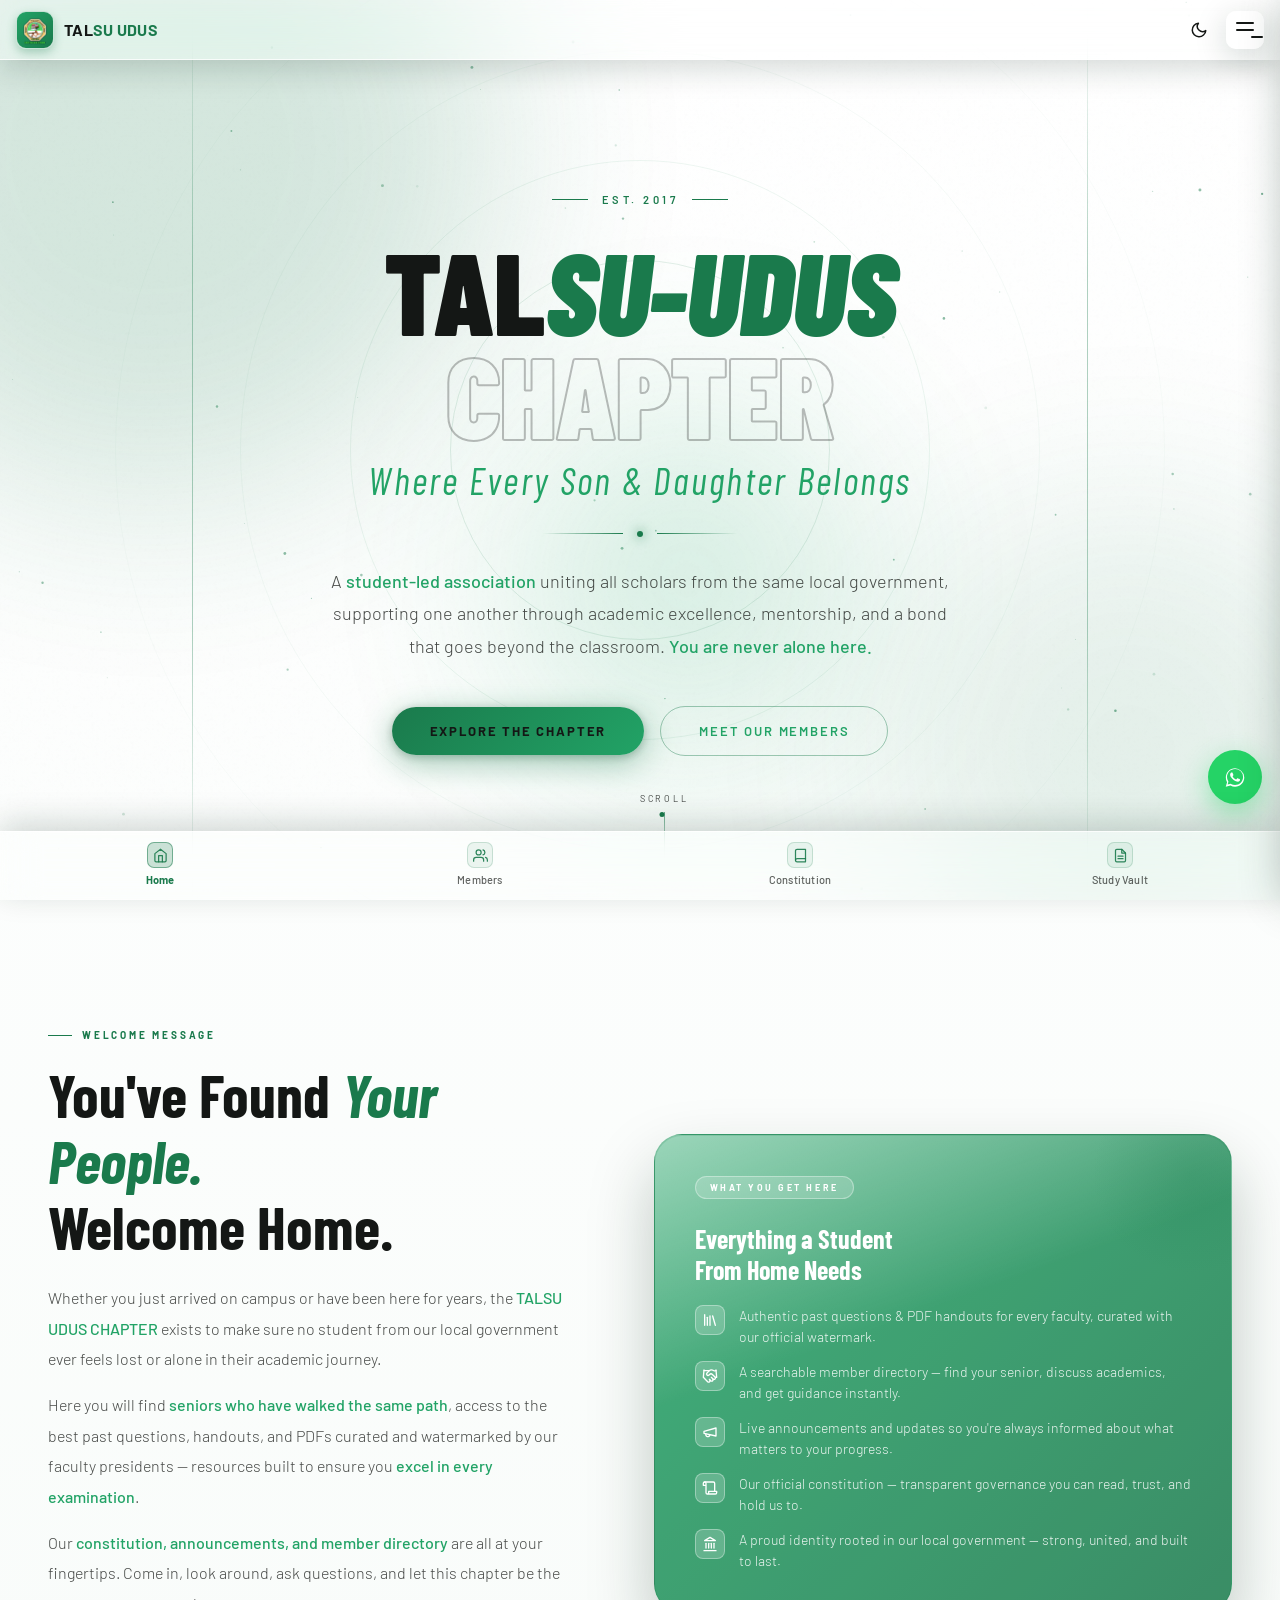
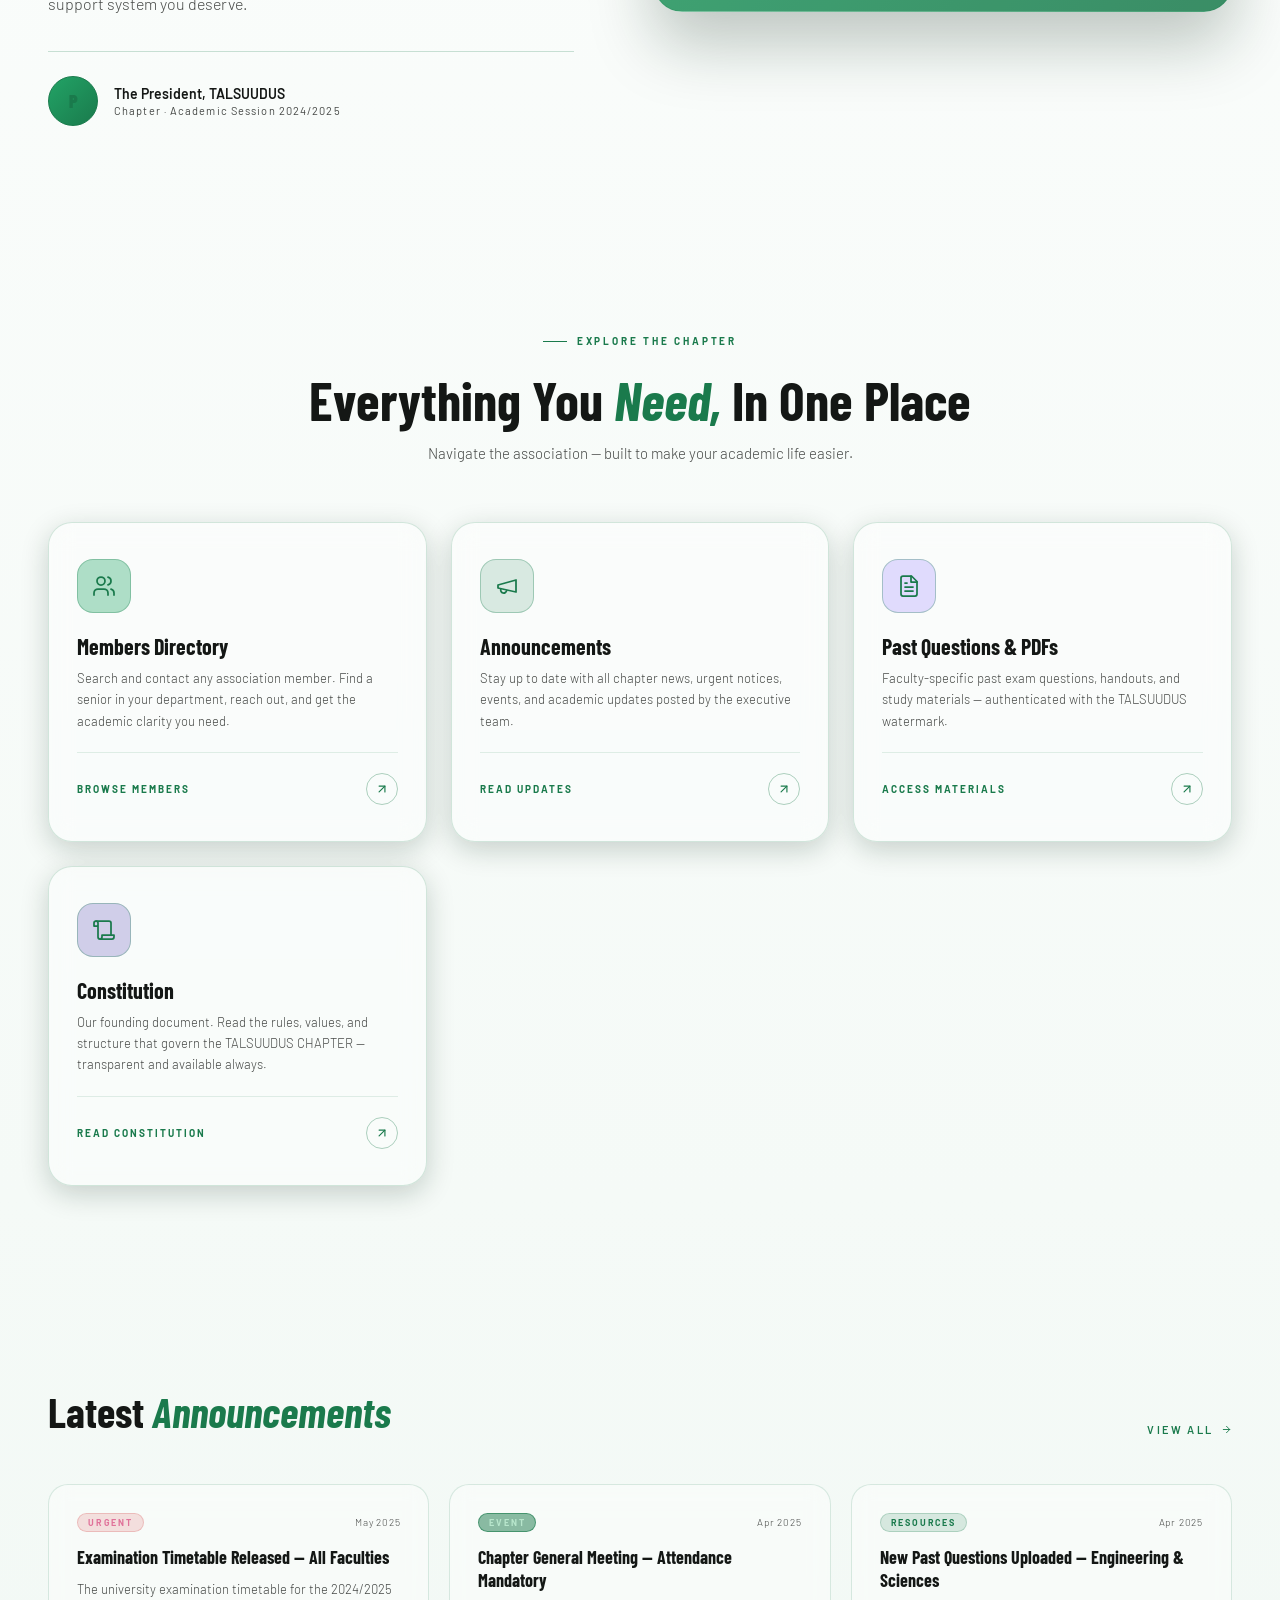
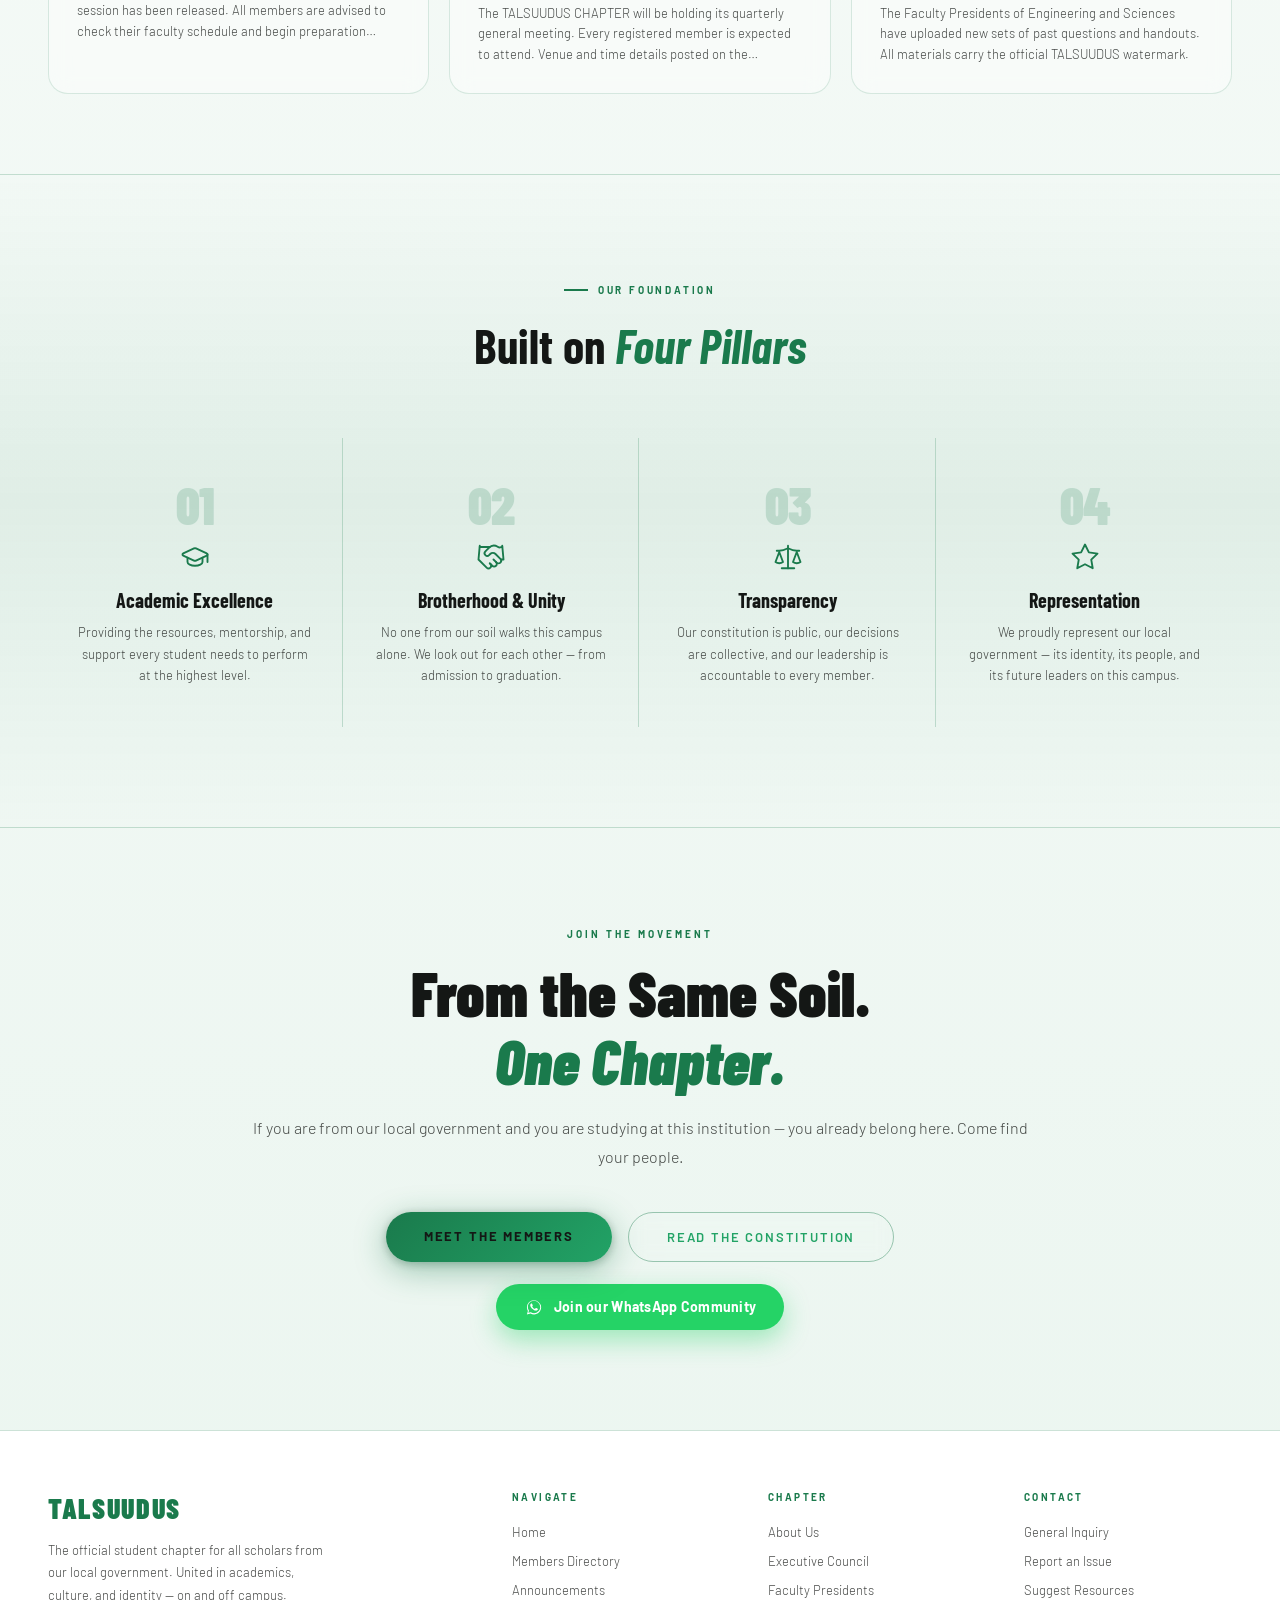
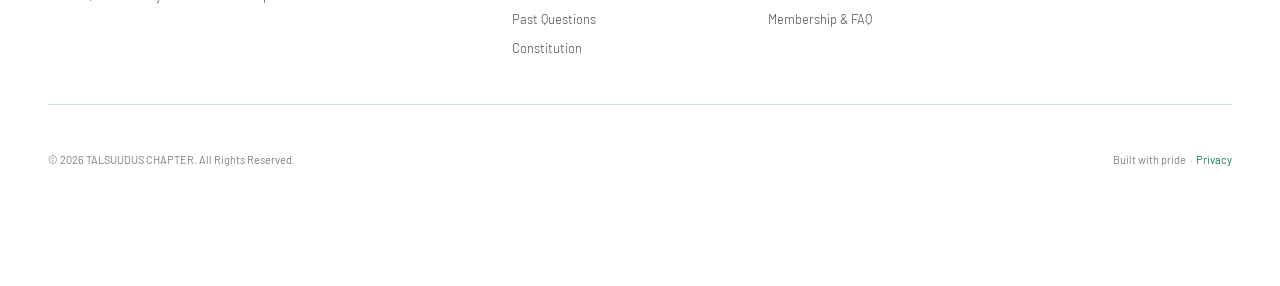
<file: index.html>
<!DOCTYPE html>
<html lang="en">
<head>
  <meta name="google-site-verification" content="1ZPqijIsOkZm5TqIQ54D5MgljzafurURXTyQ8llT-Ts" />
  <script async src="https://www.googletagmanager.com/gtm.js?id=GTM-N43TJRPX"></script>
  <script>
  window.dataLayer = window.dataLayer || [];
  function gtag(){dataLayer.push(arguments);}
  gtag('js', new Date());
  </script>
  <meta charset="UTF-8">
  <meta name="viewport" content="width=device-width, initial-scale=1.0">
  <script src="js/theme.js"></script>
  <link rel="manifest" href="manifest.json">
  <meta name="theme-color" content="#1a7a4c">
  <meta name="mobile-web-app-capable" content="yes">
  <meta name="apple-mobile-web-app-capable" content="yes">
  <meta name="apple-mobile-web-app-title" content="TALSUUDUS">
  <link rel="apple-touch-icon" href="assets/icons/apple-touch-icon.png">
  <link rel="icon" href="assets/Talsulogo.webp" type="image/svg+xml">
  <title>TALSUUDUS — Tangaza LG Students Union, UDUS</title>
  <meta name="description" content="Official platform of the Tangaza Local Government Students Union (TALSUUDUS), Usmanu Danfodiyo University Sokoto — members directory, constitution, study resources and updates for TALSU members.">
  <meta property="og:title" content="TALSUUDUS — Tangaza LG Students Union, UDUS">
  <meta property="og:description" content="Members directory, constitution, study resources and updates for the Tangaza LG Students Union at UDUS.">
  <meta property="og:type" content="website">
  <meta property="og:url" content="https://talsu.com.ng/">
  <meta property="og:image" content="https://talsu.com.ng/assets/icons/icon-512.png">
  <meta name="twitter:card" content="summary">
  <meta name="twitter:title" content="TALSUUDUS — Tangaza LG Students Union, UDUS">
  <meta name="twitter:description" content="Members directory, constitution, study resources and updates for TALSU members.">
  
  <link rel="preload" as="style" href="https://fonts.googleapis.com/css2?family=Barlow+Condensed:wght@500;600;700;800;900&family=Barlow:wght@300;400;500;600;700&family=JetBrains+Mono:wght@500;700&display=swap" onload="this.onload=null;this.rel='stylesheet'">
  <noscript><link rel="stylesheet" href="https://fonts.googleapis.com/css2?family=Barlow+Condensed:wght@500;600;700;800;900&family=Barlow:wght@300;400;500;600;700&family=JetBrains+Mono:wght@500;700&display=swap"></noscript>
  
  <link rel="stylesheet" href="styles/style.css">
<link rel="stylesheet" href="styles/nav.css">
</head>
<body>
<canvas id="particles"></canvas>
<div class="ambient">
  <div class="amb-orb amb-orb-1"></div>
  <div class="amb-orb amb-orb-2"></div>
  <div class="amb-orb amb-orb-3"></div>
</div>

<div id="curtain">
  <div class="c-logo">TALSU UDUS</div>
  <div class="c-line"></div>
  <div class="c-sub">Chapter · Association</div>
</div>

<div class="topbar" id="topbar">
  <div class="logo">
    <div class="logo-icon"> <img src="assets/Talsulogo.webp" alt="Logo" style="width:100%;height:100%;object-fit:cover;border-radius:8px;"> </div>
    <span class="logo-text">TAL<span>SU UDUS</span></span>
  </div>
  <div style="display:flex; align-items:center; gap:8px;">
    <button class="theme-toggle" aria-label="Toggle dark mode">
      <svg class="icon-moon" viewBox="0 0 24 24" fill="none" stroke="#141715" stroke-width="2" stroke-linecap="round" stroke-linejoin="round"><path d="M21 12.79A9 9 0 1111.21 3 7 7 0 0021 12.79z"/></svg>
      <svg class="icon-sun" viewBox="0 0 24 24" fill="none" stroke="#eef5f0" stroke-width="2" stroke-linecap="round" stroke-linejoin="round"><circle cx="12" cy="12" r="4"/><path d="M12 2v2M12 20v2M4.93 4.93l1.41 1.41M17.66 17.66l1.41 1.41M2 12h2M20 12h2M6.34 17.66l-1.41 1.41M19.07 4.93l-1.41 1.41"/></svg>
    </button>
    <button class="menu-btn" id="openBtn" aria-label="Open menu">
      <span></span><span></span><span></span>
    </button>
  </div>
</div>
<section class="hero">
  <div class="hero-rings">
    <div class="ring ring-1"></div>
    <div class="ring ring-2"></div>
    <div class="ring ring-3"></div>
    <div class="ring ring-4"></div>
  </div>
  <div class="hero-line-l"></div>
  <div class="hero-line-r"></div>

  <div class="hero-content">
    <div class="hero-eyebrow">Est. 2017</div>
    <h1 class="hero-title">
      TAL<span class="accent">SU-UDUS</span><br>
      <span class="outline">CHAPTER</span>
    </h1>
    <div class="hero-chapter">Where Every Son &amp; Daughter Belongs</div>
    <div class="hero-divider"><div class="hero-divider-dot"></div></div>
    <p class="hero-desc">
      A <strong>student-led association</strong> uniting all scholars from the same local government,
      supporting one another through academic excellence, mentorship, and a bond that
      goes beyond the classroom. <strong>You are never alone here.</strong>
    </p>
    <div class="hero-ctas">
      <a href="members.html" class="btn-primary">Explore the Chapter</a>
      <a href="members.html" class="btn-ghost">Meet Our Members</a>
    </div>
  </div>

  <div class="hero-scroll" onclick="document.querySelector('.welcome').scrollIntoView({behavior:'smooth'})">
    <span class="scroll-label">Scroll</span>
    <div class="scroll-track"><div class="scroll-dot"></div></div>
  </div>
</section>

<section class="welcome" id="about">
  <div class="welcome-left scroll-reveal">
    <div class="section-tag">Welcome Message</div>
    <h2 class="welcome-heading">
      You've Found <em>Your People.</em><br>Welcome Home.
    </h2>
    <p class="welcome-body">
      Whether you just arrived on campus or have been here for years, the <strong>TALSU UDUS CHAPTER</strong>
      exists to make sure no student from our local government ever feels lost or alone in their academic journey.
    </p>
    <p class="welcome-body">
      Here you will find <strong>seniors who have walked the same path</strong>, access to the best past
      questions, handouts, and PDFs curated and watermarked by our faculty presidents — resources built
      to ensure you <strong>excel in every examination</strong>.
    </p>
    <p class="welcome-body">
      Our <strong>constitution, announcements, and member directory</strong> are all at your fingertips.
      Come in, look around, ask questions, and let this chapter be the support system you deserve.
    </p>
    <div class="welcome-sig">
      <div class="sig-avatar">P</div>
      <div class="sig-info">
        <span class="sig-name">The President, TALSUUDUS</span>
        <span class="sig-role">Chapter · Academic Session 2024/2025</span>
      </div>
    </div>
  </div>

  <div class="welcome-right scroll-reveal">
    <div class="welcome-card">
      <div class="wc-badge">What You Get Here</div>
      <div class="wc-title">Everything a Student<br>From Home Needs</div>
      <ul class="wc-list">
        <li><div class="wc-icon"><svg class="ico" width="1em" height="1em" viewBox="0 0 24 24" fill="none" stroke="currentColor" stroke-width="2" stroke-linecap="round" stroke-linejoin="round" aria-hidden="true" focusable="false"><path d="m16 6 4 14"/><path d="M12 6v14"/><path d="M8 8v12"/><path d="M4 4v16"/></svg></div><span>Authentic past questions &amp; PDF handouts for every faculty, curated with our official watermark.</span></li>
        <li><div class="wc-icon"><svg class="ico" width="1em" height="1em" viewBox="0 0 24 24" fill="none" stroke="currentColor" stroke-width="2" stroke-linecap="round" stroke-linejoin="round" aria-hidden="true" focusable="false"><path d="m11 17 2 2a1 1 0 1 0 3-3"/><path d="m14 14 2.5 2.5a1 1 0 1 0 3-3l-3.88-3.88a3 3 0 0 0-4.24 0l-.88.88a1 1 0 1 1-3-3l2.81-2.81a5.79 5.79 0 0 1 7.06-.87l.47.28a2 2 0 0 0 1.42.25L21 4"/><path d="m21 3 1 11h-2"/><path d="M3 3 2 14l6.5 6.5a1 1 0 1 0 3-3"/><path d="M3 4h8"/></svg></div><span>A searchable member directory — find your senior, discuss academics, and get guidance instantly.</span></li>
        <li><div class="wc-icon"><svg class="ico" width="1em" height="1em" viewBox="0 0 24 24" fill="none" stroke="currentColor" stroke-width="2" stroke-linecap="round" stroke-linejoin="round" aria-hidden="true" focusable="false"><path d="m3 11 18-5v12L3 14v-3z"/><path d="M11.6 16.8a3 3 0 1 1-5.8-1.6"/></svg></div><span>Live announcements and updates so you're always informed about what matters to your progress.</span></li>
        <li><div class="wc-icon"><svg class="ico" width="1em" height="1em" viewBox="0 0 24 24" fill="none" stroke="currentColor" stroke-width="2" stroke-linecap="round" stroke-linejoin="round" aria-hidden="true" focusable="false"><path d="M8 21h12a2 2 0 0 0 2-2v-2H10v2a2 2 0 1 1-4 0V5a2 2 0 1 0-4 0v3h4"/><path d="M19 17V5a2 2 0 0 0-2-2H4"/></svg></div><span>Our official constitution — transparent governance you can read, trust, and hold us to.</span></li>
        <li><div class="wc-icon"><svg class="ico" width="1em" height="1em" viewBox="0 0 24 24" fill="none" stroke="currentColor" stroke-width="2" stroke-linecap="round" stroke-linejoin="round" aria-hidden="true" focusable="false"><path d="M3 22h18"/><path d="M6 18v-7"/><path d="M10 18v-7"/><path d="M14 18v-7"/><path d="M18 18v-7"/><path d="M12 2 20 7H4z"/></svg></div><span>A proud identity rooted in our local government — strong, united, and built to last.</span></li>
      </ul>
    </div>
  </div>
</section>

<section class="nav-cards-section">
  <div class="nav-cards-header scroll-reveal">
    <div class="section-tag" style="justify-content:center">Explore the Chapter</div>
    <h2 class="nav-cards-title">Everything You <em>Need,</em> In One Place</h2>
    <p class="nav-cards-sub">Navigate the association — built to make your academic life easier.</p>
  </div>

  <div class="cards-grid">
    <a href="members.html" class="page-card scroll-card" style="transition-delay:0s">
      <div class="card-icon-wrap ic-blue"><svg class="ico" width="1em" height="1em" viewBox="0 0 24 24" fill="none" stroke="currentColor" stroke-width="1.75" stroke-linecap="round" stroke-linejoin="round" aria-hidden="true" focusable="false"><path d="M16 21v-2a4 4 0 0 0-4-4H6a4 4 0 0 0-4 4v2"/><circle cx="9" cy="7" r="4"/><path d="M22 21v-2a4 4 0 0 0-3-3.87"/><path d="M16 3.13a4 4 0 0 1 0 7.75"/></svg></div>
      <div class="card-body-text">
        <div class="card-title">Members Directory</div>
        <div class="card-desc">Search and contact any association member. Find a senior in your department, reach out, and get the academic clarity you need.</div>
      </div>
      <div class="card-footer-row">
        <span class="card-link-label">Browse Members</span>
        <div class="card-arrow"><svg class="ico" width="1em" height="1em" viewBox="0 0 24 24" fill="none" stroke="currentColor" stroke-width="2" stroke-linecap="round" stroke-linejoin="round" aria-hidden="true" focusable="false"><path d="M7 7h10v10"/><path d="M7 17 17 7"/></svg></div>
      </div>
    </a>
    <a href="announcement.html" class="page-card scroll-card" style="transition-delay:0.1s">
      <div class="card-icon-wrap ic-gold"><svg class="ico" width="1em" height="1em" viewBox="0 0 24 24" fill="none" stroke="currentColor" stroke-width="1.75" stroke-linecap="round" stroke-linejoin="round" aria-hidden="true" focusable="false"><path d="m3 11 18-5v12L3 14v-3z"/><path d="M11.6 16.8a3 3 0 1 1-5.8-1.6"/></svg></div>
      <div class="card-body-text">
        <div class="card-title">Announcements</div>
        <div class="card-desc">Stay up to date with all chapter news, urgent notices, events, and academic updates posted by the executive team.</div>
      </div>
      <div class="card-footer-row">
        <span class="card-link-label">Read Updates</span>
        <div class="card-arrow"><svg class="ico" width="1em" height="1em" viewBox="0 0 24 24" fill="none" stroke="currentColor" stroke-width="2" stroke-linecap="round" stroke-linejoin="round" aria-hidden="true" focusable="false"><path d="M7 7h10v10"/><path d="M7 17 17 7"/></svg></div>
      </div>
    </a>
    <a href="studyvault.html" class="page-card scroll-card" style="transition-delay:0.2s">
      <div class="card-icon-wrap ic-teal"><svg class="ico" width="1em" height="1em" viewBox="0 0 24 24" fill="none" stroke="currentColor" stroke-width="1.75" stroke-linecap="round" stroke-linejoin="round" aria-hidden="true" focusable="false"><path d="M14.5 2H6a2 2 0 0 0-2 2v16a2 2 0 0 0 2 2h12a2 2 0 0 0 2-2V7.5L14.5 2z"/><path d="M14 2v6h6"/><path d="M16 13H8"/><path d="M16 17H8"/><path d="M10 9H8"/></svg></div>
      <div class="card-body-text">
        <div class="card-title">Past Questions &amp; PDFs</div>
        <div class="card-desc">Faculty-specific past exam questions, handouts, and study materials — authenticated with the TALSUUDUS watermark.</div>
      </div>
      <div class="card-footer-row">
        <span class="card-link-label">Access Materials</span>
        <div class="card-arrow"><svg class="ico" width="1em" height="1em" viewBox="0 0 24 24" fill="none" stroke="currentColor" stroke-width="2" stroke-linecap="round" stroke-linejoin="round" aria-hidden="true" focusable="false"><path d="M7 7h10v10"/><path d="M7 17 17 7"/></svg></div>
      </div>
    </a>
    <a href="constitution.html" class="page-card scroll-card" style="transition-delay:0.3s">
      <div class="card-icon-wrap ic-rose"><svg class="ico" width="1em" height="1em" viewBox="0 0 24 24" fill="none" stroke="currentColor" stroke-width="1.75" stroke-linecap="round" stroke-linejoin="round" aria-hidden="true" focusable="false"><path d="M8 21h12a2 2 0 0 0 2-2v-2H10v2a2 2 0 1 1-4 0V5a2 2 0 1 0-4 0v3h4"/><path d="M19 17V5a2 2 0 0 0-2-2H4"/></svg></div>
      <div class="card-body-text">
        <div class="card-title">Constitution</div>
        <div class="card-desc">Our founding document. Read the rules, values, and structure that govern the TALSUUDUS CHAPTER — transparent and available always.</div>
      </div>
      <div class="card-footer-row">
        <span class="card-link-label">Read Constitution</span>
        <div class="card-arrow"><svg class="ico" width="1em" height="1em" viewBox="0 0 24 24" fill="none" stroke="currentColor" stroke-width="2" stroke-linecap="round" stroke-linejoin="round" aria-hidden="true" focusable="false"><path d="M7 7h10v10"/><path d="M7 17 17 7"/></svg></div>
      </div>
    </a>
  </div>
</section>

<section class="announcements">
  <div class="ann-header scroll-reveal">
    <h2 class="ann-title">Latest <em>Announcements</em></h2>
    <a href="announcement.html" class="ann-see-all">View All <svg class="ico" width="1em" height="1em" viewBox="0 0 24 24" fill="none" stroke="currentColor" stroke-width="2" stroke-linecap="round" stroke-linejoin="round" aria-hidden="true" focusable="false"><path d="M5 12h14"/><path d="m12 5 7 7-7 7"/></svg></a>
  </div>
  <div class="ann-grid">
    <a href="announcement.html" class="ann-card scroll-card" style="transition-delay:0s">
      <div class="ann-meta">
        <span class="ann-tag tag-urgent">Urgent</span>
        <span class="ann-date">May 2025</span>
      </div>
      <div class="ann-card-title">Examination Timetable Released — All Faculties</div>
      <p class="ann-excerpt">The university examination timetable for the 2024/2025 session has been released. All members are advised to check their faculty schedule and begin preparation immediately.</p>
    </a>
    <a href="announcement.html" class="ann-card scroll-card" style="transition-delay:0.1s">
      <div class="ann-meta">
        <span class="ann-tag tag-event">Event</span>
        <span class="ann-date">Apr 2025</span>
      </div>
      <div class="ann-card-title">Chapter General Meeting — Attendance Mandatory</div>
      <p class="ann-excerpt">The TALSUUDUS CHAPTER will be holding its quarterly general meeting. Every registered member is expected to attend. Venue and time details posted on the announcements page.</p>
    </a>
    <a href="announcement.html" class="ann-card scroll-card" style="transition-delay:0.2s">
      <div class="ann-meta">
        <span class="ann-tag tag-info">Resources</span>
        <span class="ann-date">Apr 2025</span>
      </div>
      <div class="ann-card-title">New Past Questions Uploaded — Engineering &amp; Sciences</div>
      <p class="ann-excerpt">The Faculty Presidents of Engineering and Sciences have uploaded new sets of past questions and handouts. All materials carry the official TALSUUDUS watermark.</p>
    </a>
  </div>
</section>

<section class="pillars">
  <div class="pillars-inner">
    <div class="pillars-header scroll-reveal">
      <div class="section-tag" style="justify-content:center">Our Foundation</div>
      <h2 class="pillars-title">Built on <em>Four Pillars</em></h2>
    </div>
    <div class="pillars-row">
      <div class="pillar scroll-pillar">
        <div class="pillar-num">01</div>
        <div class="pillar-icon"><svg class="ico" width="1em" height="1em" viewBox="0 0 24 24" fill="none" stroke="currentColor" stroke-width="1.5" stroke-linecap="round" stroke-linejoin="round" aria-hidden="true" focusable="false"><path d="M21.42 10.922a1 1 0 0 0-.019-1.838L12.83 5.18a2 2 0 0 0-1.66 0L2.6 9.08a1 1 0 0 0 0 1.832l8.57 3.908a2 2 0 0 0 1.66 0z"/><path d="M22 10v6"/><path d="M6 12.5V16a6 3 0 0 0 12 0v-3.5"/></svg></div>
        <div class="pillar-title">Academic Excellence</div>
        <p class="pillar-desc">Providing the resources, mentorship, and support every student needs to perform at the highest level.</p>
      </div>
      <div class="pillar scroll-pillar" style="transition-delay:0.1s">
        <div class="pillar-num">02</div>
        <div class="pillar-icon"><svg class="ico" width="1em" height="1em" viewBox="0 0 24 24" fill="none" stroke="currentColor" stroke-width="1.5" stroke-linecap="round" stroke-linejoin="round" aria-hidden="true" focusable="false"><path d="m11 17 2 2a1 1 0 1 0 3-3"/><path d="m14 14 2.5 2.5a1 1 0 1 0 3-3l-3.88-3.88a3 3 0 0 0-4.24 0l-.88.88a1 1 0 1 1-3-3l2.81-2.81a5.79 5.79 0 0 1 7.06-.87l.47.28a2 2 0 0 0 1.42.25L21 4"/><path d="m21 3 1 11h-2"/><path d="M3 3 2 14l6.5 6.5a1 1 0 1 0 3-3"/><path d="M3 4h8"/></svg></div>
        <div class="pillar-title">Brotherhood &amp; Unity</div>
        <p class="pillar-desc">No one from our soil walks this campus alone. We look out for each other — from admission to graduation.</p>
      </div>
      <div class="pillar scroll-pillar" style="transition-delay:0.2s">
        <div class="pillar-num">03</div>
        <div class="pillar-icon"><svg class="ico" width="1em" height="1em" viewBox="0 0 24 24" fill="none" stroke="currentColor" stroke-width="1.5" stroke-linecap="round" stroke-linejoin="round" aria-hidden="true" focusable="false"><path d="m16 16 3-8 3 8c-.87.65-1.92 1-3 1s-2.13-.35-3-1Z"/><path d="m2 16 3-8 3 8c-.87.65-1.92 1-3 1s-2.13-.35-3-1Z"/><path d="M7 21h10"/><path d="M12 3v18"/><path d="M3 7h2c2 0 5-1 7-2 2 1 5 2 7 2h2"/></svg></div>
        <div class="pillar-title">Transparency</div>
        <p class="pillar-desc">Our constitution is public, our decisions are collective, and our leadership is accountable to every member.</p>
      </div>
      <div class="pillar scroll-pillar" style="transition-delay:0.3s">
        <div class="pillar-num">04</div>
        <div class="pillar-icon"><svg class="ico" width="1em" height="1em" viewBox="0 0 24 24" fill="none" stroke="currentColor" stroke-width="1.5" stroke-linecap="round" stroke-linejoin="round" aria-hidden="true" focusable="false"><path d="M12 2l3.09 6.26L22 9.27l-5 4.87 1.18 6.88L12 17.77l-6.18 3.25L7 14.14 2 9.27l6.91-1.01L12 2z"/></svg></div>
        <div class="pillar-title">Representation</div>
        <p class="pillar-desc">We proudly represent our local government — its identity, its people, and its future leaders on this campus.</p>
      </div>
    </div>
  </div>
</section>

<div class="cta-band scroll-reveal">
  <div class="cta-pre">Join the Movement</div>
  <h2 class="cta-heading">From the Same Soil.<br><em>One Chapter.</em></h2>
  <p class="cta-sub">If you are from our local government and you are studying at this institution — you already belong here. Come find your people.</p>
  <div class="cta-buttons">
    <a href="members.html" class="btn-primary">Meet the Members</a>
    <a href="constitution.html" class="btn-ghost">Read the Constitution</a>
  </div>
  
  <a href="https://chat.whatsapp.com/J8p6w689cTl6NwNC97TAAr" target="_blank" rel="noopener" class="whatsapp-cta">
    <svg viewBox="0 0 24 24" width="20" height="20" fill="#fff"><path d="M17.6 6.32A8.86 8.86 0 0 0 12.05 4C7.36 4 3.53 7.83 3.53 12.53c0 1.5.4 2.96 1.15 4.25L3.46 21l4.32-1.13a8.9 8.9 0 0 0 4.26 1.08h.01c4.69 0 8.52-3.83 8.52-8.53a8.5 8.5 0 0 0-2.97-6.1Zm-5.55 13.1h-.01a7.4 7.4 0 0 1-3.77-1.03l-.27-.16-2.8.74.75-2.73-.18-.28a7.36 7.36 0 0 1-1.14-3.93c0-4.08 3.32-7.4 7.42-7.4a7.34 7.34 0 0 1 5.24 2.17 7.34 7.34 0 0 1 2.17 5.24c0 4.08-3.33 7.4-7.41 7.4Zm4.06-5.55c-.22-.11-1.31-.65-1.52-.72-.2-.08-.35-.11-.5.11-.15.22-.57.72-.7.87-.13.15-.26.16-.48.06-.22-.11-.94-.35-1.8-1.12-.67-.6-1.11-1.33-1.25-1.55-.13-.22-.01-.34.1-.45.1-.1.22-.26.33-.39.11-.13.15-.22.22-.37.07-.15.04-.28-.02-.39-.06-.11-.5-1.21-.69-1.66-.18-.43-.36-.38-.5-.38-.13 0-.28-.02-.43-.02-.15 0-.39.06-.6.28-.2.22-.79.77-.79 1.87 0 1.1.81 2.17.92 2.32.11.15 1.6 2.44 3.87 3.42.54.23.96.37 1.29.48.54.17 1.03.15 1.42.09.43-.06 1.31-.53 1.5-1.05.18-.51.18-.95.13-1.05-.06-.09-.2-.15-.42-.26Z"/></svg>
    <span>Join our WhatsApp Community</span>
  </a>
</div>

<footer>
  <div class="footer-inner">
    <div class="footer-top">
      <div class="footer-brand-col">
        <div class="f-logo">TALSUUDUS</div>
        <p>The official student chapter for all scholars from our local government. United in academics, culture, and identity — on and off campus.</p>
      </div>
      <div>
        <div class="f-col-title">Navigate</div>
        <ul class="f-links">
          <li><a href="index.html">Home</a></li>
          <li><a href="members.html">Members Directory</a></li>
          <li><a href="announcement.html">Announcements</a></li>
          <li><a href="studyvault.html">Past Questions</a></li>
          <li><a href="constitution.html">Constitution</a></li>
        </ul>
      </div>
      <div>
        <div class="f-col-title">Chapter</div>
        <ul class="f-links">
          <li><a href="index.html#about">About Us</a></li>
          <li><a href="leadership.html">Executive Council</a></li>
          <li><a href="leadership.html">Faculty Presidents</a></li>
          <li><a href="faq.html">Membership &amp; FAQ</a></li>
        </ul>
      </div>
      <div>
        <div class="f-col-title">Contact</div>
        <ul class="f-links">
          <li><a href="mailto:talsuudus@gmail.com?subject=General%20inquiry">General Inquiry</a></li>
          <li><a href="mailto:talsuudus@gmail.com?subject=Report%20an%20issue">Report an Issue</a></li>
          <li><a href="mailto:talsuudus@gmail.com?subject=Suggest%20a%20resource">Suggest Resources</a></li>
        </ul>
      </div>
    </div>
    <div class="footer-bottom">
      <span>© 2026 TALSUUDUS CHAPTER. All Rights Reserved.</span>
      <span>Built with pride &nbsp;·&nbsp; <a href="privacy.html">Privacy</a></span>
    </div>
  </div>
</footer>

<nav class="bottom-nav" id="bottomNav" aria-label="Main">
  <a href="index.html" class="nav-item active" aria-current="page">
    <div class="nav-icon"><svg width="15" height="15" viewBox="0 0 24 24" fill="none" stroke="rgba(26,122,76,0.9)" stroke-width="2" stroke-linecap="round" stroke-linejoin="round"><path d="M3 9l9-7 9 7v11a2 2 0 01-2 2H5a2 2 0 01-2-2z"/><polyline points="9,22 9,12 15,12 15,22"/></svg></div>
    <span class="nav-label">Home</span>
  </a>
  <a href="members.html" class="nav-item">
    <div class="nav-icon"><svg width="15" height="15" viewBox="0 0 24 24" fill="none" stroke="rgba(26,122,76,0.9)" stroke-width="2" stroke-linecap="round" stroke-linejoin="round"><path d="M17 21v-2a4 4 0 00-4-4H5a4 4 0 00-4 4v2"/><circle cx="9" cy="7" r="4"/><path d="M23 21v-2a4 4 0 00-3-3.87"/><path d="M16 3.13a4 4 0 010 7.75"/></svg></div>
    <span class="nav-label">Members</span>
  </a>
  <a href="constitution.html" class="nav-item">
    <div class="nav-icon"><svg width="15" height="15" viewBox="0 0 24 24" fill="none" stroke="rgba(26,122,76,0.9)" stroke-width="2" stroke-linecap="round" stroke-linejoin="round"><path d="M4 19.5A2.5 2.5 0 016.5 17H20"/><path d="M6.5 2H20v20H6.5A2.5 2.5 0 014 19.5v-15A2.5 2.5 0 016.5 2z"/></svg></div>
    <span class="nav-label">Constitution</span>
  </a>
  <a href="studyvault.html" class="nav-item">
    <div class="nav-icon"><svg width="15" height="15" viewBox="0 0 24 24" fill="none" stroke="rgba(26,122,76,0.9)" stroke-width="2" stroke-linecap="round" stroke-linejoin="round"><path d="M14 2H6a2 2 0 00-2 2v16a2 2 0 002 2h12a2 2 0 002-2V8z"/><polyline points="14,2 14,8 20,8"/><line x1="16" y1="13" x2="8" y2="13"/><line x1="16" y1="17" x2="8" y2="17"/></svg></div>
    <span class="nav-label">Study Vault</span>
  </a>
</nav>

<div class="slide-overlay" id="overlay"></div>

<div class="panel" id="panel">
  <div class="panel-header">
    <span class="panel-title">Menu</span>
    <button class="close-btn" id="closeBtn" aria-label="Close menu"><svg class="ico" width="1em" height="1em" viewBox="0 0 24 24" fill="none" stroke="currentColor" stroke-width="2" stroke-linecap="round" stroke-linejoin="round" aria-hidden="true" focusable="false"><path d="M18 6 6 18"/><path d="m6 6 12 12"/></svg></button>
  </div>
  <div class="menu-list" id="menuList">
      <a href="index.html" class="menu-item active">
        <div class="item-icon"><svg width="18" height="18" viewBox="0 0 24 24" fill="none" stroke="rgba(26,122,76,0.9)" stroke-width="2" stroke-linecap="round" stroke-linejoin="round"><path d="M3 9l9-7 9 7v11a2 2 0 01-2 2H5a2 2 0 01-2-2z"/><polyline points="9,22 9,12 15,12 15,22"/></svg></div>
        <span class="item-label">Homepage</span>
        <svg class="chevron" viewBox="0 0 24 24" fill="none" stroke-width="2.5" stroke-linecap="round" stroke-linejoin="round"><path d="M9 18l6-6-6-6"/></svg>
      </a>
      <a href="members.html" class="menu-item">
        <div class="item-icon"><svg width="18" height="18" viewBox="0 0 24 24" fill="none" stroke="rgba(26,122,76,0.9)" stroke-width="2" stroke-linecap="round" stroke-linejoin="round"><path d="M17 21v-2a4 4 0 00-4-4H5a4 4 0 00-4 4v2"/><circle cx="9" cy="7" r="4"/><path d="M23 21v-2a4 4 0 00-3-3.87"/><path d="M16 3.13a4 4 0 010 7.75"/></svg></div>
        <span class="item-label">Members</span>
        <svg class="chevron" viewBox="0 0 24 24" fill="none" stroke-width="2.5" stroke-linecap="round" stroke-linejoin="round"><path d="M9 18l6-6-6-6"/></svg>
      </a>
      <a href="constitution.html" class="menu-item">
        <div class="item-icon"><svg width="18" height="18" viewBox="0 0 24 24" fill="none" stroke="rgba(26,122,76,0.9)" stroke-width="2" stroke-linecap="round" stroke-linejoin="round"><path d="M4 19.5A2.5 2.5 0 016.5 17H20"/><path d="M6.5 2H20v20H6.5A2.5 2.5 0 014 19.5v-15A2.5 2.5 0 016.5 2z"/></svg></div>
        <span class="item-label">Constitution</span>
        <svg class="chevron" viewBox="0 0 24 24" fill="none" stroke-width="2.5" stroke-linecap="round" stroke-linejoin="round"><path d="M9 18l6-6-6-6"/></svg>
      </a>
      <a href="studyvault.html" class="menu-item">
        <div class="item-icon"><svg width="18" height="18" viewBox="0 0 24 24" fill="none" stroke="rgba(26,122,76,0.9)" stroke-width="2" stroke-linecap="round" stroke-linejoin="round"><path d="M14 2H6a2 2 0 00-2 2v16a2 2 0 002 2h12a2 2 0 002-2V8z"/><polyline points="14,2 14,8 20,8"/><line x1="16" y1="13" x2="8" y2="13"/><line x1="16" y1="17" x2="8" y2="17"/></svg></div>
        <span class="item-label">Study Vault</span>
        <svg class="chevron" viewBox="0 0 24 24" fill="none" stroke-width="2.5" stroke-linecap="round" stroke-linejoin="round"><path d="M9 18l6-6-6-6"/></svg>
      </a>
      <a href="announcement.html" class="menu-item">
        <div class="item-icon"><svg width="18" height="18" viewBox="0 0 24 24" fill="none" stroke="rgba(26,122,76,0.9)" stroke-width="2" stroke-linecap="round" stroke-linejoin="round"><path d="M18 8A6 6 0 006 8c0 7-3 9-3 9h18s-3-2-3-9"/><path d="M13.73 21a2 2 0 01-3.46 0"/></svg></div>
        <span class="item-label">Announcement</span>
        <svg class="chevron" viewBox="0 0 24 24" fill="none" stroke-width="2.5" stroke-linecap="round" stroke-linejoin="round"><path d="M9 18l6-6-6-6"/></svg>
      </a>
      <a href="nomination.html" class="menu-item">
        <div class="item-icon"><svg width="18" height="18" viewBox="0 0 24 24" fill="none" stroke="rgba(26,122,76,0.9)" stroke-width="2" stroke-linecap="round" stroke-linejoin="round"><path d="M9 11l3 3L22 4"/><path d="M21 12v7a2 2 0 01-2 2H5a2 2 0 01-2-2V5a2 2 0 012-2h11"/></svg></div>
        <span class="item-label">Online Nomination Portal</span>
        <svg class="chevron" viewBox="0 0 24 24" fill="none" stroke-width="2.5" stroke-linecap="round" stroke-linejoin="round"><path d="M9 18l6-6-6-6"/></svg>
      </a>
      <a href="leadership.html" class="menu-item">
        <div class="item-icon"><svg width="18" height="18" viewBox="0 0 24 24" fill="none" stroke="rgba(26,122,76,0.9)" stroke-width="2" stroke-linecap="round" stroke-linejoin="round"><circle cx="12" cy="8" r="6"/><path d="M15.477 12.89 17 22l-5-3-5 3 1.523-9.11"/></svg></div>
        <span class="item-label">Leadership</span>
        <svg class="chevron" viewBox="0 0 24 24" fill="none" stroke-width="2.5" stroke-linecap="round" stroke-linejoin="round"><path d="M9 18l6-6-6-6"/></svg>
      </a>
      <a href="faq.html" class="menu-item">
        <div class="item-icon"><svg width="18" height="18" viewBox="0 0 24 24" fill="none" stroke="rgba(26,122,76,0.9)" stroke-width="2" stroke-linecap="round" stroke-linejoin="round"><circle cx="12" cy="12" r="10"/><path d="M9.09 9a3 3 0 015.83 1c0 2-3 3-3 3"/><line x1="12" y1="17" x2="12.01" y2="17"/></svg></div>
        <span class="item-label">FAQ</span>
        <svg class="chevron" viewBox="0 0 24 24" fill="none" stroke-width="2.5" stroke-linecap="round" stroke-linejoin="round"><path d="M9 18l6-6-6-6"/></svg>
      </a>
      <a href="privacy.html" class="menu-item">
        <div class="item-icon"><svg width="18" height="18" viewBox="0 0 24 24" fill="none" stroke="rgba(26,122,76,0.9)" stroke-width="2" stroke-linecap="round" stroke-linejoin="round"><path d="M12 22s8-4 8-10V5l-8-3-8 3v7c0 6 8 10 8 10z"/></svg></div>
        <span class="item-label">Privacy Policy</span>
        <svg class="chevron" viewBox="0 0 24 24" fill="none" stroke-width="2.5" stroke-linecap="round" stroke-linejoin="round"><path d="M9 18l6-6-6-6"/></svg>
      </a>
    </div>
</div>
<script src="js/pwa.js"></script>
<script src="js/script.js"></script>
<a href="https://chat.whatsapp.com/J8p6w689cTl6NwNC97TAAr" target="_blank" rel="noopener" class="whatsapp-fab" aria-label="Join our WhatsApp community">
  <svg viewBox="0 0 24 24" fill="#fff"><path d="M17.6 6.32A8.86 8.86 0 0 0 12.05 4C7.36 4 3.53 7.83 3.53 12.53c0 1.5.4 2.96 1.15 4.25L3.46 21l4.32-1.13a8.9 8.9 0 0 0 4.26 1.08h.01c4.69 0 8.52-3.83 8.52-8.53a8.5 8.5 0 0 0-2.97-6.1Zm-5.55 13.1h-.01a7.4 7.4 0 0 1-3.77-1.03l-.27-.16-2.8.74.75-2.73-.18-.28a7.36 7.36 0 0 1-1.14-3.93c0-4.08 3.32-7.4 7.42-7.4a7.34 7.34 0 0 1 5.24 2.17 7.34 7.34 0 0 1 2.17 5.24c0 4.08-3.33 7.4-7.41 7.4Zm4.06-5.55c-.22-.11-1.31-.65-1.52-.72-.2-.08-.35-.11-.5.11-.15.22-.57.72-.7.87-.13.15-.26.16-.48.06-.22-.11-.94-.35-1.8-1.12-.67-.6-1.11-1.33-1.25-1.55-.13-.22-.01-.34.1-.45.1-.1.22-.26.33-.39.11-.13.15-.22.22-.37.07-.15.04-.28-.02-.39-.06-.11-.5-1.21-.69-1.66-.18-.43-.36-.38-.5-.38-.13 0-.28-.02-.43-.02-.15 0-.39.06-.6.28-.2.22-.79.77-.79 1.87 0 1.1.81 2.17.92 2.32.11.15 1.6 2.44 3.87 3.42.54.23.96.37 1.29.48.54.17 1.03.15 1.42.09.43-.06 1.31-.53 1.5-1.05.18-.51.18-.95.13-1.05-.06-.09-.2-.15-.42-.26Z"/></svg>
</a>
</body>
</html>
</file>
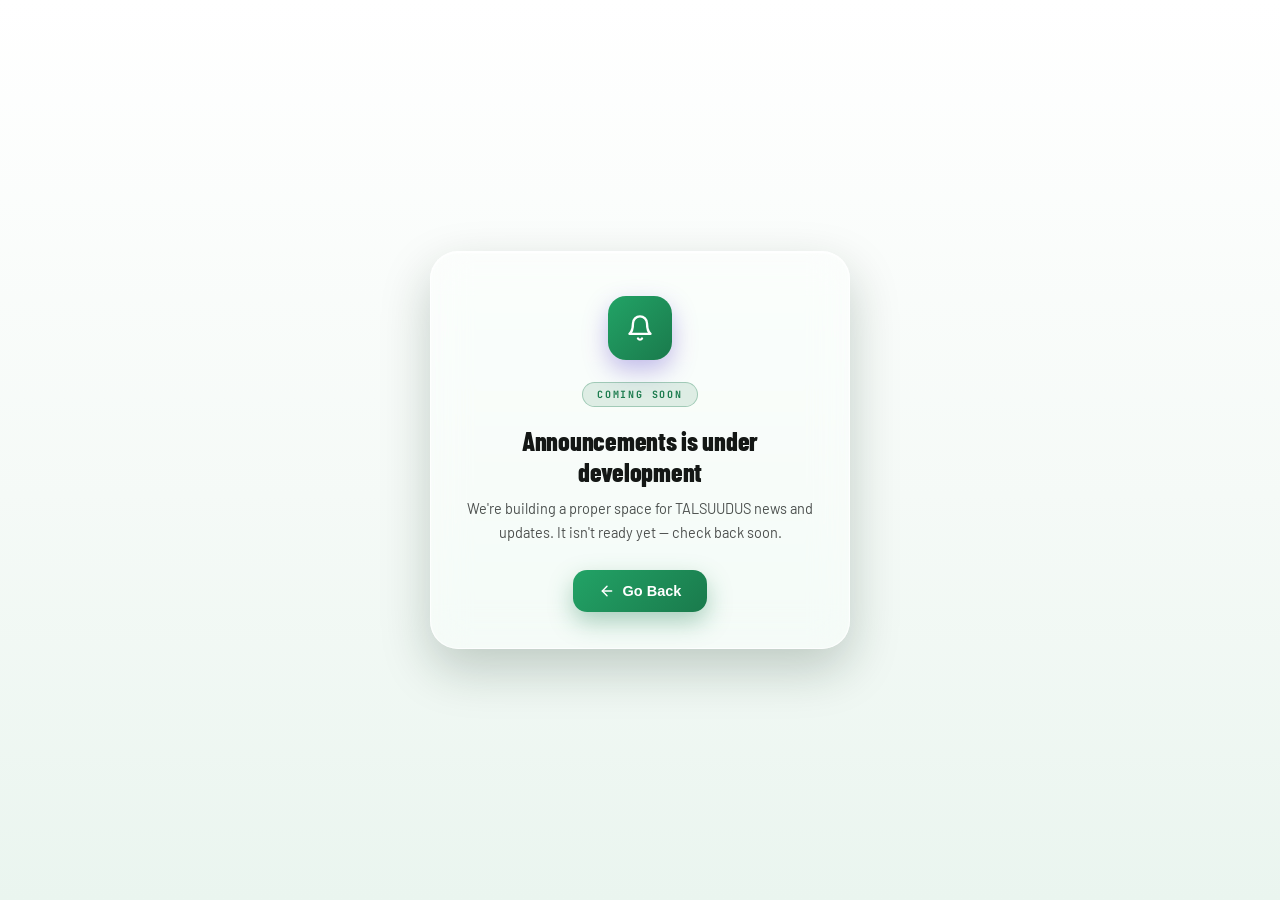
<file: announcement.html>
<!DOCTYPE html>
<html lang="en">
<head>
  <script async src="https://www.googletagmanager.com/gtm.js?id=GTM-N43TJRPX"></script>
<script>
  window.dataLayer = window.dataLayer || [];
  function gtag(){dataLayer.push(arguments);}
  gtag('js', new Date());
</script>
<meta charset="UTF-8">
<meta name="viewport" content="width=device-width, initial-scale=1.0">
<link rel="icon" href="assets/Talsulogo.webp" type="image/svg+xml">
<title>Announcements — TALSUUDUS</title>
<meta name="description" content="TALSUUDUS Announcements page is currently under development.">
<meta name="robots" content="noindex">
<link rel="preload" as="style" href="https://fonts.googleapis.com/css2?family=Barlow+Condensed:wght@600;700;800;900&family=Barlow:wght@400;500;600;700&family=JetBrains+Mono:wght@500;700&display=swap" onload="this.onload=null;this.rel='stylesheet'">
  <noscript><link rel="stylesheet" href="https://fonts.googleapis.com/css2?family=Barlow+Condensed:wght@600;700;800;900&family=Barlow:wght@400;500;600;700&family=JetBrains+Mono:wght@500;700&display=swap"></noscript>
<script src="js/theme.js"></script>
<link rel="manifest" href="manifest.json">
<meta name="theme-color" content="#1a7a4c">
<meta name="mobile-web-app-capable" content="yes">
<meta name="apple-mobile-web-app-capable" content="yes">
<meta name="apple-mobile-web-app-title" content="TALSUUDUS">
<link rel="apple-touch-icon" href="assets/icons/apple-touch-icon.png">
<style>
  :root{
    --ink:#141715;
    --purple-1:#22a366;
    --purple-2:#1a7a4c;
    --glass-bg: rgba(255,255,255,0.4);
    --glass-border: rgba(255,255,255,0.75);
  }
  *{box-sizing:border-box;}
  html,body{ margin:0; padding:0; height:100%; }
  body{
    font-family:'Barlow', sans-serif;
    color:var(--ink);
    min-height:100vh;
    display:flex; align-items:center; justify-content:center;
    padding:24px;
    background:linear-gradient(180deg, #ffffff 0%, #f5faf7 55%, #eaf5ef 100%);
    text-align:center;
  }
  .card{
    max-width:420px;
    width:100%;
    padding:44px 30px 36px;
    border-radius:28px;
    background:var(--glass-bg);
    border:1px solid var(--glass-border);
    box-shadow:0 20px 50px rgba(10,40,25,0.22), inset 0 1px 1px rgba(255,255,255,0.9);
    backdrop-filter:blur(18px) saturate(180%);
    -webkit-backdrop-filter:blur(18px) saturate(180%);
  }
  .mark{
    width:64px; height:64px; margin:0 auto 22px;
    border-radius:18px;
    background:linear-gradient(135deg, var(--purple-1), var(--purple-2));
    box-shadow:0 10px 24px rgba(90,60,200,0.35);
    display:flex; align-items:center; justify-content:center;
  }
  .mark svg{ width:28px; height:28px; }
  .eyebrow{
    display:inline-block;
    font-family:'JetBrains Mono', monospace;
    font-size:10px; font-weight:700; letter-spacing:0.18em; text-transform:uppercase;
    color:#1a7a4c; background:rgba(26,122,76,0.12);
    border:1px solid rgba(26,122,76,0.3);
    padding:5px 14px; border-radius:40px;
    margin-bottom:18px;
  }
  h1{
    font-family:'Barlow Condensed', sans-serif;
    font-weight:800; font-size:26px; margin:0 0 10px;
    letter-spacing:-0.01em;
  }
  p{
    margin:0 0 26px;
    font-size:14.5px; line-height:1.6;
    color:rgba(20,23,21,0.75);
  }
  .btn{
    display:inline-flex; align-items:center; gap:8px;
    padding:13px 26px;
    border-radius:14px;
    background:linear-gradient(135deg, var(--purple-1), var(--purple-2));
    color:#fff; text-decoration:none;
    font-weight:700; font-size:14.5px;
    box-shadow:0 10px 24px rgba(26,122,76,0.35);
    transition:transform 180ms ease;
    border:none; cursor:pointer;
  }
  .btn:hover{ transform:translateY(-2px); }
  .btn svg{ width:16px; height:16px; }
  /* ── DARK MODE (matches rest of site) ── */
  [data-theme="dark"] body{ background:linear-gradient(180deg,#0d100e 0%,#10201a 55%,#0c1712 100%); color:#eef5f0; }
  [data-theme="dark"] .card{ background:rgba(255,255,255,0.06); border-color:rgba(255,255,255,0.12); box-shadow:0 20px 50px rgba(0,0,0,0.5); }
  [data-theme="dark"] h1{ color:#eef5f0; }
  [data-theme="dark"] p{ color:rgba(238,245,240,0.75); }
  [data-theme="dark"] .eyebrow{ color:#22a366; background:rgba(34,163,102,0.14); border-color:rgba(34,163,102,0.35); }
</style>
</head>
<body>
  <div class="card">
    <div class="mark">
      <svg viewBox="0 0 24 24" fill="none" stroke="#fff" stroke-width="2" stroke-linecap="round" stroke-linejoin="round"><path d="M18 8A6 6 0 006 8c0 7-3 9-3 9h18s-3-2-3-9"/><path d="M13.73 21a2 2 0 01-3.46 0"/></svg>
    </div>
    <span class="eyebrow">Coming Soon</span>
    <h1>Announcements is under development</h1>
    <p>We're building a proper space for TALSUUDUS news and updates. It isn't ready yet — check back soon.</p>
    <button class="btn" onclick="if(document.referrer && document.referrer.indexOf(window.location.host) !== -1){history.back()}else{location.href='index.html'}">
      <svg viewBox="0 0 24 24" fill="none" stroke="#fff" stroke-width="2.2" stroke-linecap="round" stroke-linejoin="round"><path d="M19 12H5"/><path d="M12 19l-7-7 7-7"/></svg>
      Go Back
    </button>
  </div>
<script src="js/pwa.js"></script>
</body>
</html>
</file>
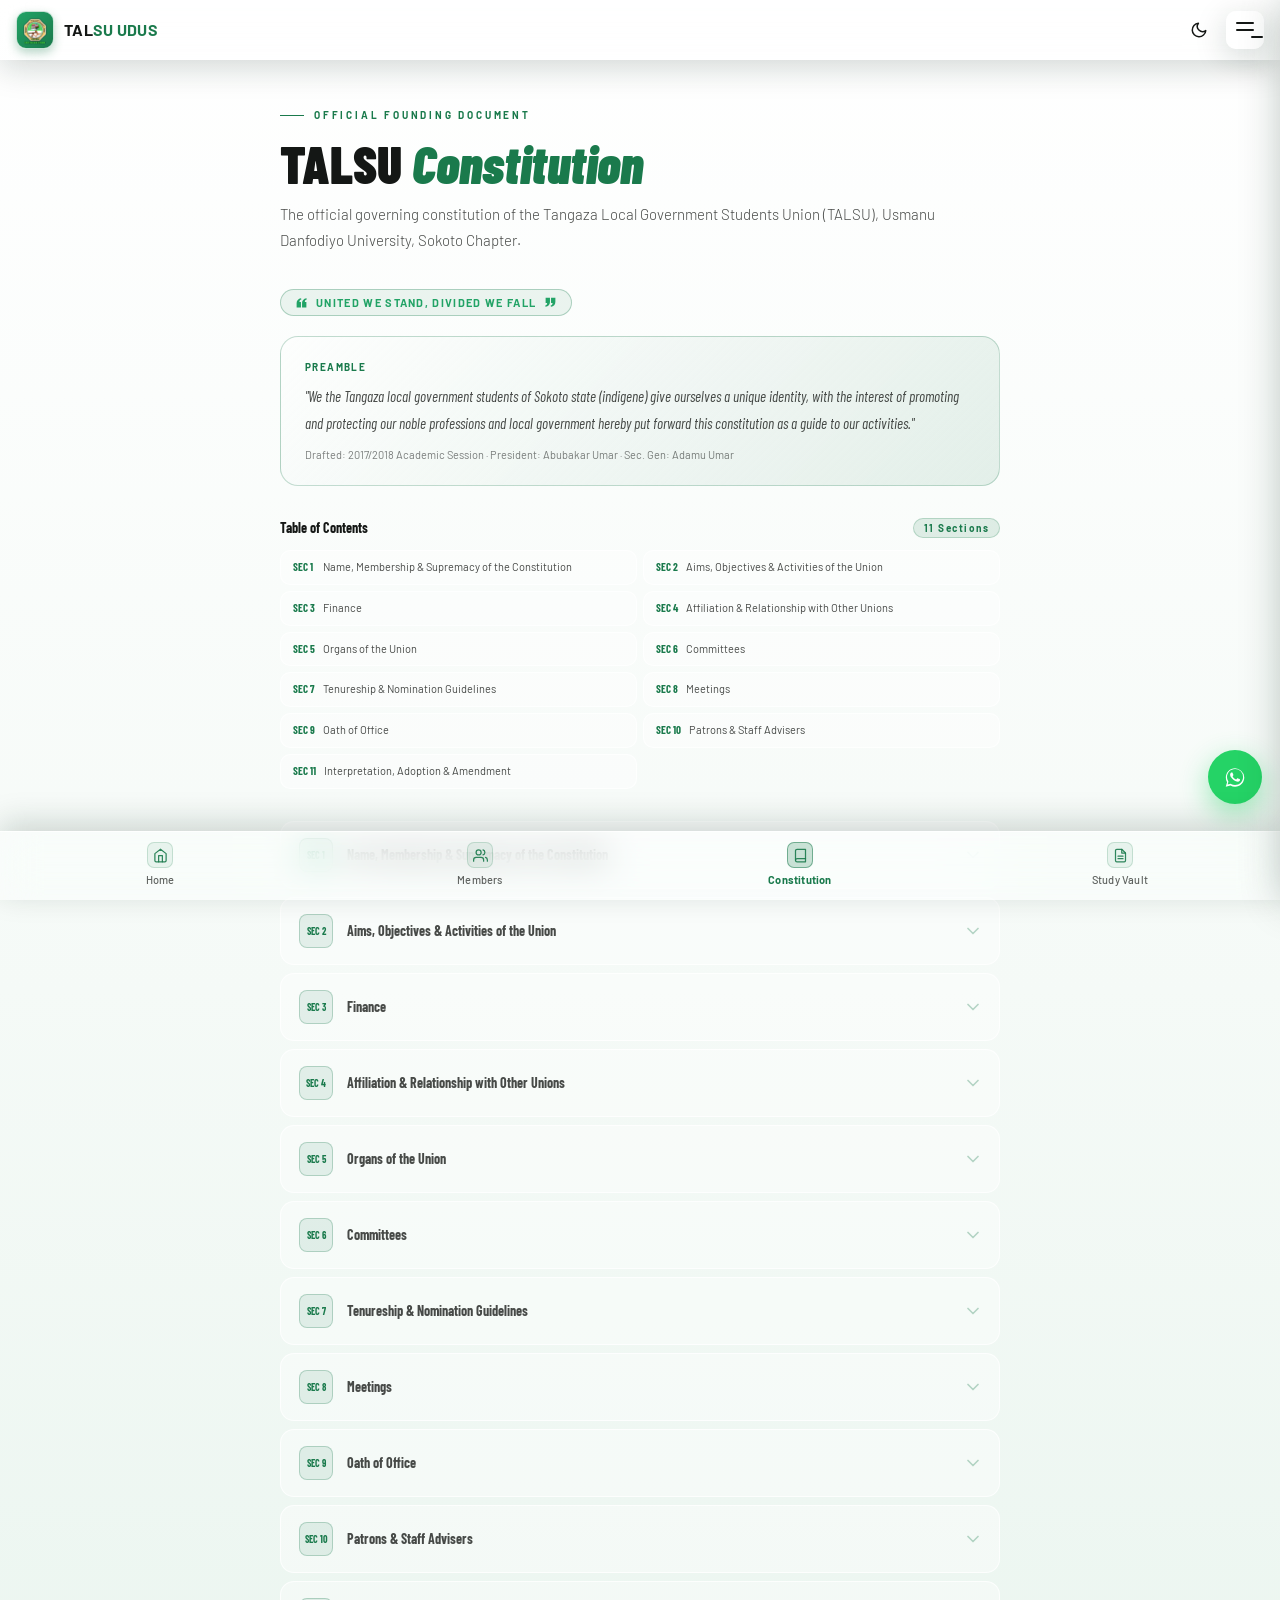
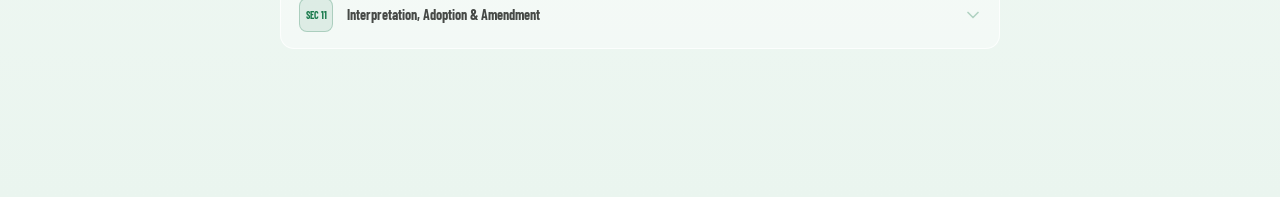
<file: constitution.html>
<!DOCTYPE html>
<html lang="en">
<head>
  <script async src="https://www.googletagmanager.com/gtm.js?id=GTM-N43TJRPX"></script>
<script>
  window.dataLayer = window.dataLayer || [];
  function gtag(){dataLayer.push(arguments);}
  gtag('js', new Date());
</script>
<meta charset="UTF-8"/>
<meta name="viewport" content="width=device-width, initial-scale=1.0"/>
<script src="js/theme.js"></script>
<link rel="manifest" href="manifest.json">
<meta name="theme-color" content="#1a7a4c">
<meta name="mobile-web-app-capable" content="yes">
<meta name="apple-mobile-web-app-capable" content="yes">
<meta name="apple-mobile-web-app-title" content="TALSUUDUS">
<link rel="apple-touch-icon" href="assets/icons/apple-touch-icon.png">
<link rel="icon" href="assets/Talsulogo.webp" type="image/svg+xml">
<title>Constitution — TALSUUDUS</title>
<meta name="description" content="Read the official constitution of the Tangaza Local Government Students Union (TALSUUDUS) at Usmanu Danfodiyo University Sokoto — membership, governance, and dues.">
<meta property="og:title" content="Constitution — TALSUUDUS">
<meta property="og:description" content="The official governing constitution of TALSUUDUS, UDUS.">
<meta property="og:type" content="article">
<link rel="preconnect" href="https://fonts.googleapis.com">
<link rel="preload" as="style" href="https://fonts.googleapis.com/css2?family=Barlow+Condensed:wght@500;600;700;800;900&family=Barlow:wght@300;400;500;600;700&family=JetBrains+Mono:wght@500;700&display=swap" onload="this.onload=null;this.rel='stylesheet'">
  <noscript><link rel="stylesheet" href="https://fonts.googleapis.com/css2?family=Barlow+Condensed:wght@500;600;700;800;900&family=Barlow:wght@300;400;500;600;700&family=JetBrains+Mono:wght@500;700&display=swap"></noscript>

  <link rel="stylesheet" href="styles/constitution.css">
<link rel="stylesheet" href="styles/nav.css">
</head>
<body>
  <div class="talsu-topbar" id="talsuTopbar">
    <a class="talsu-logo" href="index.html">
      <div class="talsu-logo-icon"> <img src="assets/Talsulogo.webp" alt="Logo" style="width:100%;height:100%;object-fit:cover;border-radius:8px;">
  </div>
      <span class="talsu-logo-text">TAL<span>SU UDUS</span></span>
    </a>
    <div class="talsu-topbar-right">
      <button class="theme-toggle" aria-label="Toggle dark mode">
        <svg class="icon-moon" viewBox="0 0 24 24" fill="none" stroke="#141715" stroke-width="2" stroke-linecap="round" stroke-linejoin="round"><path d="M21 12.79A9 9 0 1111.21 3 7 7 0 0021 12.79z"/></svg>
        <svg class="icon-sun" viewBox="0 0 24 24" fill="none" stroke="#eef5f0" stroke-width="2" stroke-linecap="round" stroke-linejoin="round"><circle cx="12" cy="12" r="4"/><path d="M12 2v2M12 20v2M4.93 4.93l1.41 1.41M17.66 17.66l1.41 1.41M2 12h2M20 12h2M6.34 17.66l-1.41 1.41M19.07 4.93l-1.41 1.41"/></svg>
      </button>
      <button class="talsu-menu-btn" id="talsuOpenBtn" aria-label="Open menu">
        <span></span><span></span><span></span>
      </button>
    </div>
  </div>

  <div class="page-wrap">

    <div class="page-heading">
      <div class="page-tag">Official Founding Document</div>
      <h1 class="page-title">TALSU <em>Constitution</em></h1>
      <p class="page-sub">The official governing constitution of the Tangaza Local Government Students Union (TALSU), Usmanu Danfodiyo University, Sokoto Chapter.</p>
    </div>

    <div class="motto-badge">United We Stand, Divided We Fall</div>

    <div class="preamble">
      <div class="preamble-label">Preamble</div>
      <div class="preamble-text">
        "We the Tangaza local government students of Sokoto state (indigene) give ourselves a unique identity, with the interest of promoting and protecting our noble professions and local government hereby put forward this constitution as a guide to our activities."
      </div>
      <div class="preamble-meta">Drafted: 2017/2018 Academic Session · President: Abubakar Umar · Sec. Gen: Adamu Umar</div>
    </div>
    <div class="toc-header">
      <span class="toc-label">Table of Contents</span>
      <span class="toc-badge" id="tocBadge">11 Sections</span>
    </div>
    <div class="toc-grid" id="tocGrid"></div>

    <div id="accordionContainer"></div>

  </div>

  <nav class="talsu-bottom-nav" id="talsuBottomNav" aria-label="Main">
  <a href="index.html" class="talsu-nav-item">
    <div class="talsu-nav-icon"><svg width="15" height="15" viewBox="0 0 24 24" fill="none" stroke="rgba(26,122,76,0.9)" stroke-width="2" stroke-linecap="round" stroke-linejoin="round"><path d="M3 9l9-7 9 7v11a2 2 0 01-2 2H5a2 2 0 01-2-2z"/><polyline points="9,22 9,12 15,12 15,22"/></svg></div>
    <span class="talsu-nav-label">Home</span>
  </a>
  <a href="members.html" class="talsu-nav-item">
    <div class="talsu-nav-icon"><svg width="15" height="15" viewBox="0 0 24 24" fill="none" stroke="rgba(26,122,76,0.9)" stroke-width="2" stroke-linecap="round" stroke-linejoin="round"><path d="M17 21v-2a4 4 0 00-4-4H5a4 4 0 00-4 4v2"/><circle cx="9" cy="7" r="4"/><path d="M23 21v-2a4 4 0 00-3-3.87"/><path d="M16 3.13a4 4 0 010 7.75"/></svg></div>
    <span class="talsu-nav-label">Members</span>
  </a>
  <a href="constitution.html" class="talsu-nav-item active" aria-current="page">
    <div class="talsu-nav-icon"><svg width="15" height="15" viewBox="0 0 24 24" fill="none" stroke="rgba(26,122,76,0.9)" stroke-width="2" stroke-linecap="round" stroke-linejoin="round"><path d="M4 19.5A2.5 2.5 0 016.5 17H20"/><path d="M6.5 2H20v20H6.5A2.5 2.5 0 014 19.5v-15A2.5 2.5 0 016.5 2z"/></svg></div>
    <span class="talsu-nav-label">Constitution</span>
  </a>
  <a href="studyvault.html" class="talsu-nav-item">
    <div class="talsu-nav-icon"><svg width="15" height="15" viewBox="0 0 24 24" fill="none" stroke="rgba(26,122,76,0.9)" stroke-width="2" stroke-linecap="round" stroke-linejoin="round"><path d="M14 2H6a2 2 0 00-2 2v16a2 2 0 002 2h12a2 2 0 002-2V8z"/><polyline points="14,2 14,8 20,8"/><line x1="16" y1="13" x2="8" y2="13"/><line x1="16" y1="17" x2="8" y2="17"/></svg></div>
    <span class="talsu-nav-label">Study Vault</span>
  </a>
</nav>

  <div class="talsu-overlay" id="talsuOverlay"></div>

  <div class="talsu-panel" id="talsuPanel">
    <div class="talsu-panel-header">
      <span class="talsu-panel-title">Menu</span>
      <button class="talsu-close-btn" id="talsuCloseBtn" aria-label="Close menu"><svg class="ico" width="1em" height="1em" viewBox="0 0 24 24" fill="none" stroke="currentColor" stroke-width="2" stroke-linecap="round" stroke-linejoin="round" aria-hidden="true" focusable="false"><path d="M18 6 6 18"/><path d="m6 6 12 12"/></svg></button>
    </div>
    <div class="talsu-menu-list">
      <a href="index.html" class="talsu-menu-item">
        <div class="talsu-item-icon"><svg width="18" height="18" viewBox="0 0 24 24" fill="none" stroke="rgba(26,122,76,0.9)" stroke-width="2" stroke-linecap="round" stroke-linejoin="round"><path d="M3 9l9-7 9 7v11a2 2 0 01-2 2H5a2 2 0 01-2-2z"/><polyline points="9,22 9,12 15,12 15,22"/></svg></div>
        <span class="talsu-item-label">Homepage</span>
        <svg class="talsu-chevron" viewBox="0 0 24 24" fill="none" stroke-width="2.5" stroke-linecap="round" stroke-linejoin="round"><path d="M9 18l6-6-6-6"/></svg>
      </a>
      <a href="members.html" class="talsu-menu-item">
        <div class="talsu-item-icon"><svg width="18" height="18" viewBox="0 0 24 24" fill="none" stroke="rgba(26,122,76,0.9)" stroke-width="2" stroke-linecap="round" stroke-linejoin="round"><path d="M17 21v-2a4 4 0 00-4-4H5a4 4 0 00-4 4v2"/><circle cx="9" cy="7" r="4"/><path d="M23 21v-2a4 4 0 00-3-3.87"/><path d="M16 3.13a4 4 0 010 7.75"/></svg></div>
        <span class="talsu-item-label">Members</span>
        <svg class="talsu-chevron" viewBox="0 0 24 24" fill="none" stroke-width="2.5" stroke-linecap="round" stroke-linejoin="round"><path d="M9 18l6-6-6-6"/></svg>
      </a>
      <a href="constitution.html" class="talsu-menu-item active">
        <div class="talsu-item-icon"><svg width="18" height="18" viewBox="0 0 24 24" fill="none" stroke="rgba(26,122,76,0.9)" stroke-width="2" stroke-linecap="round" stroke-linejoin="round"><path d="M4 19.5A2.5 2.5 0 016.5 17H20"/><path d="M6.5 2H20v20H6.5A2.5 2.5 0 014 19.5v-15A2.5 2.5 0 016.5 2z"/></svg></div>
        <span class="talsu-item-label">Constitution</span>
        <svg class="talsu-chevron" viewBox="0 0 24 24" fill="none" stroke-width="2.5" stroke-linecap="round" stroke-linejoin="round"><path d="M9 18l6-6-6-6"/></svg>
      </a>
      <a href="studyvault.html" class="talsu-menu-item">
        <div class="talsu-item-icon"><svg width="18" height="18" viewBox="0 0 24 24" fill="none" stroke="rgba(26,122,76,0.9)" stroke-width="2" stroke-linecap="round" stroke-linejoin="round"><path d="M14 2H6a2 2 0 00-2 2v16a2 2 0 002 2h12a2 2 0 002-2V8z"/><polyline points="14,2 14,8 20,8"/><line x1="16" y1="13" x2="8" y2="13"/><line x1="16" y1="17" x2="8" y2="17"/></svg></div>
        <span class="talsu-item-label">Study Vault</span>
        <svg class="talsu-chevron" viewBox="0 0 24 24" fill="none" stroke-width="2.5" stroke-linecap="round" stroke-linejoin="round"><path d="M9 18l6-6-6-6"/></svg>
      </a>
      <a href="announcement.html" class="talsu-menu-item">
        <div class="talsu-item-icon"><svg width="18" height="18" viewBox="0 0 24 24" fill="none" stroke="rgba(26,122,76,0.9)" stroke-width="2" stroke-linecap="round" stroke-linejoin="round"><path d="M18 8A6 6 0 006 8c0 7-3 9-3 9h18s-3-2-3-9"/><path d="M13.73 21a2 2 0 01-3.46 0"/></svg></div>
        <span class="talsu-item-label">Announcement</span>
        <svg class="talsu-chevron" viewBox="0 0 24 24" fill="none" stroke-width="2.5" stroke-linecap="round" stroke-linejoin="round"><path d="M9 18l6-6-6-6"/></svg>
      </a>
      <a href="nomination.html" class="talsu-menu-item">
        <div class="talsu-item-icon"><svg width="18" height="18" viewBox="0 0 24 24" fill="none" stroke="rgba(26,122,76,0.9)" stroke-width="2" stroke-linecap="round" stroke-linejoin="round"><path d="M9 11l3 3L22 4"/><path d="M21 12v7a2 2 0 01-2 2H5a2 2 0 01-2-2V5a2 2 0 012-2h11"/></svg></div>
        <span class="talsu-item-label">Online Nomination Portal</span>
        <svg class="talsu-chevron" viewBox="0 0 24 24" fill="none" stroke-width="2.5" stroke-linecap="round" stroke-linejoin="round"><path d="M9 18l6-6-6-6"/></svg>
      </a>
      <a href="leadership.html" class="talsu-menu-item">
        <div class="talsu-item-icon"><svg width="18" height="18" viewBox="0 0 24 24" fill="none" stroke="rgba(26,122,76,0.9)" stroke-width="2" stroke-linecap="round" stroke-linejoin="round"><circle cx="12" cy="8" r="6"/><path d="M15.477 12.89 17 22l-5-3-5 3 1.523-9.11"/></svg></div>
        <span class="talsu-item-label">Leadership</span>
        <svg class="talsu-chevron" viewBox="0 0 24 24" fill="none" stroke-width="2.5" stroke-linecap="round" stroke-linejoin="round"><path d="M9 18l6-6-6-6"/></svg>
      </a>
      <a href="faq.html" class="talsu-menu-item">
        <div class="talsu-item-icon"><svg width="18" height="18" viewBox="0 0 24 24" fill="none" stroke="rgba(26,122,76,0.9)" stroke-width="2" stroke-linecap="round" stroke-linejoin="round"><circle cx="12" cy="12" r="10"/><path d="M9.09 9a3 3 0 015.83 1c0 2-3 3-3 3"/><line x1="12" y1="17" x2="12.01" y2="17"/></svg></div>
        <span class="talsu-item-label">FAQ</span>
        <svg class="talsu-chevron" viewBox="0 0 24 24" fill="none" stroke-width="2.5" stroke-linecap="round" stroke-linejoin="round"><path d="M9 18l6-6-6-6"/></svg>
      </a>
      <a href="privacy.html" class="talsu-menu-item">
        <div class="talsu-item-icon"><svg width="18" height="18" viewBox="0 0 24 24" fill="none" stroke="rgba(26,122,76,0.9)" stroke-width="2" stroke-linecap="round" stroke-linejoin="round"><path d="M12 22s8-4 8-10V5l-8-3-8 3v7c0 6 8 10 8 10z"/></svg></div>
        <span class="talsu-item-label">Privacy Policy</span>
        <svg class="talsu-chevron" viewBox="0 0 24 24" fill="none" stroke-width="2.5" stroke-linecap="round" stroke-linejoin="round"><path d="M9 18l6-6-6-6"/></svg>
      </a>
    </div>
  </div>
<script src="js/constitution.js"></script>
<a href="https://chat.whatsapp.com/J8p6w689cTl6NwNC97TAAr" target="_blank" rel="noopener" class="whatsapp-fab" aria-label="Join our WhatsApp community">
  <svg viewBox="0 0 24 24" fill="#fff"><path d="M17.6 6.32A8.86 8.86 0 0 0 12.05 4C7.36 4 3.53 7.83 3.53 12.53c0 1.5.4 2.96 1.15 4.25L3.46 21l4.32-1.13a8.9 8.9 0 0 0 4.26 1.08h.01c4.69 0 8.52-3.83 8.52-8.53a8.5 8.5 0 0 0-2.97-6.1Zm-5.55 13.1h-.01a7.4 7.4 0 0 1-3.77-1.03l-.27-.16-2.8.74.75-2.73-.18-.28a7.36 7.36 0 0 1-1.14-3.93c0-4.08 3.32-7.4 7.42-7.4a7.34 7.34 0 0 1 5.24 2.17 7.34 7.34 0 0 1 2.17 5.24c0 4.08-3.33 7.4-7.41 7.4Zm4.06-5.55c-.22-.11-1.31-.65-1.52-.72-.2-.08-.35-.11-.5.11-.15.22-.57.72-.7.87-.13.15-.26.16-.48.06-.22-.11-.94-.35-1.8-1.12-.67-.6-1.11-1.33-1.25-1.55-.13-.22-.01-.34.1-.45.1-.1.22-.26.33-.39.11-.13.15-.22.22-.37.07-.15.04-.28-.02-.39-.06-.11-.5-1.21-.69-1.66-.18-.43-.36-.38-.5-.38-.13 0-.28-.02-.43-.02-.15 0-.39.06-.6.28-.2.22-.79.77-.79 1.87 0 1.1.81 2.17.92 2.32.11.15 1.6 2.44 3.87 3.42.54.23.96.37 1.29.48.54.17 1.03.15 1.42.09.43-.06 1.31-.53 1.5-1.05.18-.51.18-.95.13-1.05-.06-.09-.2-.15-.42-.26Z"/></svg>
</a>
<script src="js/pwa.js"></script>
</body>
</html>
</file>
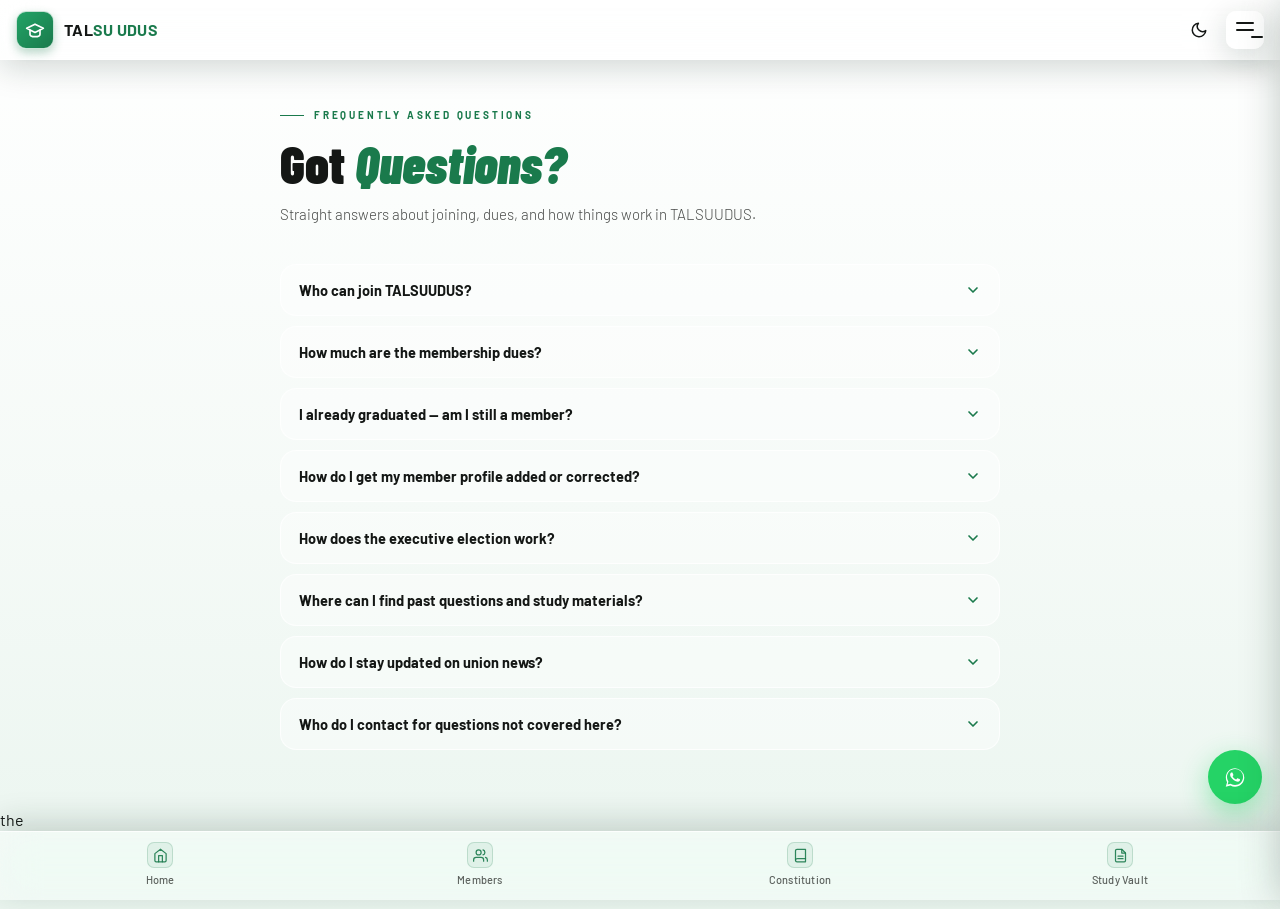
<file: faq.html>
<!DOCTYPE html>
<html lang="en">
<head>
  <script async src="https://www.googletagmanager.com/gtm.js?id=GTM-N43TJRPX"></script>
<script>
  window.dataLayer = window.dataLayer || [];
  function gtag(){dataLayer.push(arguments);}
  gtag('js', new Date());
</script>
<meta charset="UTF-8"/>
<meta name="viewport" content="width=device-width, initial-scale=1.0"/>
<script src="js/theme.js"></script>
<link rel="manifest" href="manifest.json">
<meta name="theme-color" content="#1a7a4c">
<meta name="mobile-web-app-capable" content="yes">
<meta name="apple-mobile-web-app-capable" content="yes">
<meta name="apple-mobile-web-app-title" content="TALSUUDUS">
<link rel="apple-touch-icon" href="assets/icons/apple-touch-icon.png">
<link rel="icon" href="assets/Talsulogo.webp" type="image/svg+xml">
<title>FAQ — TALSUUDUS</title>
<meta name="description" content="Answers to common questions about joining TALSUUDUS, membership dues, elections and more.">
<meta property="og:title" content="FAQ — TALSUUDUS">
<meta property="og:description" content="Common questions about TALSUUDUS membership and activities.">
<meta property="og:type" content="article">
<link rel="preconnect" href="https://fonts.googleapis.com">
<link rel="preload" as="style" href="https://fonts.googleapis.com/css2?family=Barlow+Condensed:wght@500;600;700;800;900&family=Barlow:wght@300;400;500;600;700&family=JetBrains+Mono:wght@500;700&display=swap" onload="this.onload=null;this.rel='stylesheet'">
  <noscript><link rel="stylesheet" href="https://fonts.googleapis.com/css2?family=Barlow+Condensed:wght@500;600;700;800;900&family=Barlow:wght@300;400;500;600;700&family=JetBrains+Mono:wght@500;700&display=swap"></noscript>

  <link rel="stylesheet" href="styles/constitution.css">
<link rel="stylesheet" href="styles/nav.css">
</head><body>
  <div class="talsu-topbar" id="talsuTopbar">
    <a class="talsu-logo" href="index.html">
      <div class="talsu-logo-icon"><svg viewBox="0 0 24 24" width="20" height="20" fill="none" stroke="#fff" stroke-width="2" stroke-linecap="round" stroke-linejoin="round"><path d="M22 10 12 5 2 10l10 5 10-5Z"/><path d="M6 12v5c0 1.5 2.5 3 6 3s6-1.5 6-3v-5"/></svg></div>
      <span class="talsu-logo-text">TAL<span>SU UDUS</span></span>
    </a>
    <div class="talsu-topbar-right">
      <button class="theme-toggle" aria-label="Toggle dark mode">
        <svg class="icon-moon" viewBox="0 0 24 24" fill="none" stroke="#141715" stroke-width="2" stroke-linecap="round" stroke-linejoin="round"><path d="M21 12.79A9 9 0 1111.21 3 7 7 0 0021 12.79z"/></svg>
        <svg class="icon-sun" viewBox="0 0 24 24" fill="none" stroke="#eef5f0" stroke-width="2" stroke-linecap="round" stroke-linejoin="round"><circle cx="12" cy="12" r="4"/><path d="M12 2v2M12 20v2M4.93 4.93l1.41 1.41M17.66 17.66l1.41 1.41M2 12h2M20 12h2M6.34 17.66l-1.41 1.41M19.07 4.93l-1.41 1.41"/></svg>
      </button>
      <button class="talsu-menu-btn" id="talsuOpenBtn" aria-label="Open menu">
        <span></span><span></span><span></span>
      </button>
    </div>
  </div>

    <div class="page-wrap">

    <div class="page-heading">
      <div class="page-tag">Frequently Asked Questions</div>
      <h1 class="page-title">Got <em>Questions?</em></h1>
      <p class="page-sub">Straight answers about joining, dues, and how things work in TALSUUDUS.</p>
    </div>

    <div class="faq-list">
      <div class="faq-item">
        <button class="faq-q">
          <span>Who can join TALSUUDUS?</span>
          <svg class="faq-chevron" viewBox="0 0 24 24" fill="none" stroke-width="2.5" stroke-linecap="round" stroke-linejoin="round"><path d="M6 9l6 6 6-6"/></svg>
        </button>
        <div class="faq-a"><p>Every Tangaza student of Sokoto State indigene studying at Usmanu Danfodiyo University Sokoto becomes an automatic member of the union upon payment of the registration fee.</p></div>
      </div>
      <div class="faq-item">
        <button class="faq-q">
          <span>How much are the membership dues?</span>
          <svg class="faq-chevron" viewBox="0 0 24 24" fill="none" stroke-width="2.5" stroke-linecap="round" stroke-linejoin="round"><path d="M6 9l6 6 6-6"/></svg>
        </button>
        <div class="faq-a"><p>Newly registering students pay a one-time registration fee of ₦1000. Members who are already registered pay ₦500 annually to renew. Of the ₦1000, ₦500 goes toward the union I.D. card issued to fresh students.</p></div>
      </div>
      <div class="faq-item">
        <button class="faq-q">
          <span>I already graduated — am I still a member?</span>
          <svg class="faq-chevron" viewBox="0 0 24 24" fill="none" stroke-width="2.5" stroke-linecap="round" stroke-linejoin="round"><path d="M6 9l6 6 6-6"/></svg>
        </button>
        <div class="faq-a"><p>Yes. Graduated members who are Sokoto State indigenes remain alumni members of the union, wherever they are, within Nigeria or abroad.</p></div>
      </div>
      <div class="faq-item">
        <button class="faq-q">
          <span>How do I get my member profile added or corrected?</span>
          <svg class="faq-chevron" viewBox="0 0 24 24" fill="none" stroke-width="2.5" stroke-linecap="round" stroke-linejoin="round"><path d="M6 9l6 6 6-6"/></svg>
        </button>
        <div class="faq-a"><p>Open any member's profile in the Members Directory and use the "Report incorrect info" link, or reach out to an executive directly. New members should complete the official registration/consent process.</p></div>
      </div>
      <div class="faq-item">
        <button class="faq-q">
          <span>How does the executive election work?</span>
          <svg class="faq-chevron" viewBox="0 0 24 24" fill="none" stroke-width="2.5" stroke-linecap="round" stroke-linejoin="round"><path d="M6 9l6 6 6-6"/></svg>
        </button>
        <div class="faq-a"><p>Elections and nominations for executive positions are conducted according to the union constitution. The Online Nomination Portal will let members submit nominations directly once you've been verified.</p></div>
      </div>
      <div class="faq-item">
        <button class="faq-q">
          <span>Where can I find past questions and study materials?</span>
          <svg class="faq-chevron" viewBox="0 0 24 24" fill="none" stroke-width="2.5" stroke-linecap="round" stroke-linejoin="round"><path d="M6 9l6 6 6-6"/></svg>
        </button>
        <div class="faq-a"><p>The Study Vault has a free, searchable library of past questions and notes contributed by members. You can also upload your own materials to help others.</p></div>
      </div>
      <div class="faq-item">
        <button class="faq-q">
          <span>How do I stay updated on union news?</span>
          <svg class="faq-chevron" viewBox="0 0 24 24" fill="none" stroke-width="2.5" stroke-linecap="round" stroke-linejoin="round"><path d="M6 9l6 6 6-6"/></svg>
        </button>
        <div class="faq-a"><p>Check the Announcements page, or join the official TALSUUDUS WhatsApp community using the green button on the site — that's where updates are usually shared first.</p></div>
      </div>
      <div class="faq-item">
        <button class="faq-q">
          <span>Who do I contact for questions not covered here?</span>
          <svg class="faq-chevron" viewBox="0 0 24 24" fill="none" stroke-width="2.5" stroke-linecap="round" stroke-linejoin="round"><path d="M6 9l6 6 6-6"/></svg>
        </button>
        <div class="faq-a"><p>Reach out to any of the executive officers listed on the Leadership page, or message the union through the WhatsApp community.</p></div>
      </div>
    </div>

  </div>
the
<script>
  document.querySelectorAll('.faq-q').forEach(function (btn) {
    btn.addEventListener('click', function () {
      btn.parentElement.classList.toggle('open');
    });
  });
</script>

  <nav class="talsu-bottom-nav" id="talsuBottomNav" aria-label="Main">
  <a href="index.html" class="talsu-nav-item">
    <div class="talsu-nav-icon"><svg width="15" height="15" viewBox="0 0 24 24" fill="none" stroke="rgba(26,122,76,0.9)" stroke-width="2" stroke-linecap="round" stroke-linejoin="round"><path d="M3 9l9-7 9 7v11a2 2 0 01-2 2H5a2 2 0 01-2-2z"/><polyline points="9,22 9,12 15,12 15,22"/></svg></div>
    <span class="talsu-nav-label">Home</span>
  </a>
  <a href="members.html" class="talsu-nav-item">
    <div class="talsu-nav-icon"><svg width="15" height="15" viewBox="0 0 24 24" fill="none" stroke="rgba(26,122,76,0.9)" stroke-width="2" stroke-linecap="round" stroke-linejoin="round"><path d="M17 21v-2a4 4 0 00-4-4H5a4 4 0 00-4 4v2"/><circle cx="9" cy="7" r="4"/><path d="M23 21v-2a4 4 0 00-3-3.87"/><path d="M16 3.13a4 4 0 010 7.75"/></svg></div>
    <span class="talsu-nav-label">Members</span>
  </a>
  <a href="constitution.html" class="talsu-nav-item">
    <div class="talsu-nav-icon"><svg width="15" height="15" viewBox="0 0 24 24" fill="none" stroke="rgba(26,122,76,0.9)" stroke-width="2" stroke-linecap="round" stroke-linejoin="round"><path d="M4 19.5A2.5 2.5 0 016.5 17H20"/><path d="M6.5 2H20v20H6.5A2.5 2.5 0 014 19.5v-15A2.5 2.5 0 016.5 2z"/></svg></div>
    <span class="talsu-nav-label">Constitution</span>
  </a>
  <a href="studyvault.html" class="talsu-nav-item">
    <div class="talsu-nav-icon"><svg width="15" height="15" viewBox="0 0 24 24" fill="none" stroke="rgba(26,122,76,0.9)" stroke-width="2" stroke-linecap="round" stroke-linejoin="round"><path d="M14 2H6a2 2 0 00-2 2v16a2 2 0 002 2h12a2 2 0 002-2V8z"/><polyline points="14,2 14,8 20,8"/><line x1="16" y1="13" x2="8" y2="13"/><line x1="16" y1="17" x2="8" y2="17"/></svg></div>
    <span class="talsu-nav-label">Study Vault</span>
  </a>
</nav>

  <div class="talsu-overlay" id="talsuOverlay"></div>

  <div class="talsu-panel" id="talsuPanel">
    <div class="talsu-panel-header">
      <span class="talsu-panel-title">Menu</span>
      <button class="talsu-close-btn" id="talsuCloseBtn" aria-label="Close menu"><svg class="ico" width="1em" height="1em" viewBox="0 0 24 24" fill="none" stroke="currentColor" stroke-width="2" stroke-linecap="round" stroke-linejoin="round" aria-hidden="true" focusable="false"><path d="M18 6 6 18"/><path d="m6 6 12 12"/></svg></button>
    </div>
    <div class="talsu-menu-list">
      <a href="index.html" class="talsu-menu-item">
        <div class="talsu-item-icon"><svg width="18" height="18" viewBox="0 0 24 24" fill="none" stroke="rgba(26,122,76,0.9)" stroke-width="2" stroke-linecap="round" stroke-linejoin="round"><path d="M3 9l9-7 9 7v11a2 2 0 01-2 2H5a2 2 0 01-2-2z"/><polyline points="9,22 9,12 15,12 15,22"/></svg></div>
        <span class="talsu-item-label">Homepage</span>
        <svg class="talsu-chevron" viewBox="0 0 24 24" fill="none" stroke-width="2.5" stroke-linecap="round" stroke-linejoin="round"><path d="M9 18l6-6-6-6"/></svg>
      </a>
      <a href="members.html" class="talsu-menu-item">
        <div class="talsu-item-icon"><svg width="18" height="18" viewBox="0 0 24 24" fill="none" stroke="rgba(26,122,76,0.9)" stroke-width="2" stroke-linecap="round" stroke-linejoin="round"><path d="M17 21v-2a4 4 0 00-4-4H5a4 4 0 00-4 4v2"/><circle cx="9" cy="7" r="4"/><path d="M23 21v-2a4 4 0 00-3-3.87"/><path d="M16 3.13a4 4 0 010 7.75"/></svg></div>
        <span class="talsu-item-label">Members</span>
        <svg class="talsu-chevron" viewBox="0 0 24 24" fill="none" stroke-width="2.5" stroke-linecap="round" stroke-linejoin="round"><path d="M9 18l6-6-6-6"/></svg>
      </a>
      <a href="constitution.html" class="talsu-menu-item">
        <div class="talsu-item-icon"><svg width="18" height="18" viewBox="0 0 24 24" fill="none" stroke="rgba(26,122,76,0.9)" stroke-width="2" stroke-linecap="round" stroke-linejoin="round"><path d="M4 19.5A2.5 2.5 0 016.5 17H20"/><path d="M6.5 2H20v20H6.5A2.5 2.5 0 014 19.5v-15A2.5 2.5 0 016.5 2z"/></svg></div>
        <span class="talsu-item-label">Constitution</span>
        <svg class="talsu-chevron" viewBox="0 0 24 24" fill="none" stroke-width="2.5" stroke-linecap="round" stroke-linejoin="round"><path d="M9 18l6-6-6-6"/></svg>
      </a>
      <a href="studyvault.html" class="talsu-menu-item">
        <div class="talsu-item-icon"><svg width="18" height="18" viewBox="0 0 24 24" fill="none" stroke="rgba(26,122,76,0.9)" stroke-width="2" stroke-linecap="round" stroke-linejoin="round"><path d="M14 2H6a2 2 0 00-2 2v16a2 2 0 002 2h12a2 2 0 002-2V8z"/><polyline points="14,2 14,8 20,8"/><line x1="16" y1="13" x2="8" y2="13"/><line x1="16" y1="17" x2="8" y2="17"/></svg></div>
        <span class="talsu-item-label">Study Vault</span>
        <svg class="talsu-chevron" viewBox="0 0 24 24" fill="none" stroke-width="2.5" stroke-linecap="round" stroke-linejoin="round"><path d="M9 18l6-6-6-6"/></svg>
      </a>
      <a href="announcement.html" class="talsu-menu-item">
        <div class="talsu-item-icon"><svg width="18" height="18" viewBox="0 0 24 24" fill="none" stroke="rgba(26,122,76,0.9)" stroke-width="2" stroke-linecap="round" stroke-linejoin="round"><path d="M18 8A6 6 0 006 8c0 7-3 9-3 9h18s-3-2-3-9"/><path d="M13.73 21a2 2 0 01-3.46 0"/></svg></div>
        <span class="talsu-item-label">Announcement</span>
        <svg class="talsu-chevron" viewBox="0 0 24 24" fill="none" stroke-width="2.5" stroke-linecap="round" stroke-linejoin="round"><path d="M9 18l6-6-6-6"/></svg>
      </a>
      <a href="nomination.html" class="talsu-menu-item">
        <div class="talsu-item-icon"><svg width="18" height="18" viewBox="0 0 24 24" fill="none" stroke="rgba(26,122,76,0.9)" stroke-width="2" stroke-linecap="round" stroke-linejoin="round"><path d="M9 11l3 3L22 4"/><path d="M21 12v7a2 2 0 01-2 2H5a2 2 0 01-2-2V5a2 2 0 012-2h11"/></svg></div>
        <span class="talsu-item-label">Online Nomination Portal</span>
        <svg class="talsu-chevron" viewBox="0 0 24 24" fill="none" stroke-width="2.5" stroke-linecap="round" stroke-linejoin="round"><path d="M9 18l6-6-6-6"/></svg>
      </a>
      <a href="leadership.html" class="talsu-menu-item">
        <div class="talsu-item-icon"><svg width="18" height="18" viewBox="0 0 24 24" fill="none" stroke="rgba(26,122,76,0.9)" stroke-width="2" stroke-linecap="round" stroke-linejoin="round"><circle cx="12" cy="8" r="6"/><path d="M15.477 12.89 17 22l-5-3-5 3 1.523-9.11"/></svg></div>
        <span class="talsu-item-label">Leadership</span>
        <svg class="talsu-chevron" viewBox="0 0 24 24" fill="none" stroke-width="2.5" stroke-linecap="round" stroke-linejoin="round"><path d="M9 18l6-6-6-6"/></svg>
      </a>
      <a href="faq.html" class="talsu-menu-item active">
        <div class="talsu-item-icon"><svg width="18" height="18" viewBox="0 0 24 24" fill="none" stroke="rgba(26,122,76,0.9)" stroke-width="2" stroke-linecap="round" stroke-linejoin="round"><circle cx="12" cy="12" r="10"/><path d="M9.09 9a3 3 0 015.83 1c0 2-3 3-3 3"/><line x1="12" y1="17" x2="12.01" y2="17"/></svg></div>
        <span class="talsu-item-label">FAQ</span>
        <svg class="talsu-chevron" viewBox="0 0 24 24" fill="none" stroke-width="2.5" stroke-linecap="round" stroke-linejoin="round"><path d="M9 18l6-6-6-6"/></svg>
      </a>
      <a href="privacy.html" class="talsu-menu-item">
        <div class="talsu-item-icon"><svg width="18" height="18" viewBox="0 0 24 24" fill="none" stroke="rgba(26,122,76,0.9)" stroke-width="2" stroke-linecap="round" stroke-linejoin="round"><path d="M12 22s8-4 8-10V5l-8-3-8 3v7c0 6 8 10 8 10z"/></svg></div>
        <span class="talsu-item-label">Privacy Policy</span>
        <svg class="talsu-chevron" viewBox="0 0 24 24" fill="none" stroke-width="2.5" stroke-linecap="round" stroke-linejoin="round"><path d="M9 18l6-6-6-6"/></svg>
      </a>
    </div>
  </div>
<script src="js/nav.js"></script>
<a href="https://chat.whatsapp.com/J8p6w689cTl6NwNC97TAAr" target="_blank" rel="noopener" class="whatsapp-fab" aria-label="Join our WhatsApp community">
  <svg viewBox="0 0 24 24" fill="#fff"><path d="M17.6 6.32A8.86 8.86 0 0 0 12.05 4C7.36 4 3.53 7.83 3.53 12.53c0 1.5.4 2.96 1.15 4.25L3.46 21l4.32-1.13a8.9 8.9 0 0 0 4.26 1.08h.01c4.69 0 8.52-3.83 8.52-8.53a8.5 8.5 0 0 0-2.97-6.1Zm-5.55 13.1h-.01a7.4 7.4 0 0 1-3.77-1.03l-.27-.16-2.8.74.75-2.73-.18-.28a7.36 7.36 0 0 1-1.14-3.93c0-4.08 3.32-7.4 7.42-7.4a7.34 7.34 0 0 1 5.24 2.17 7.34 7.34 0 0 1 2.17 5.24c0 4.08-3.33 7.4-7.41 7.4Zm4.06-5.55c-.22-.11-1.31-.65-1.52-.72-.2-.08-.35-.11-.5.11-.15.22-.57.72-.7.87-.13.15-.26.16-.48.06-.22-.11-.94-.35-1.8-1.12-.67-.6-1.11-1.33-1.25-1.55-.13-.22-.01-.34.1-.45.1-.1.22-.26.33-.39.11-.13.15-.22.22-.37.07-.15.04-.28-.02-.39-.06-.11-.5-1.21-.69-1.66-.18-.43-.36-.38-.5-.38-.13 0-.28-.02-.43-.02-.15 0-.39.06-.6.28-.2.22-.79.77-.79 1.87 0 1.1.81 2.17.92 2.32.11.15 1.6 2.44 3.87 3.42.54.23.96.37 1.29.48.54.17 1.03.15 1.42.09.43-.06 1.31-.53 1.5-1.05.18-.51.18-.95.13-1.05-.06-.09-.2-.15-.42-.26Z"/></svg>
</a>
<script src="js/pwa.js"></script>
</body>
</html>
</file>
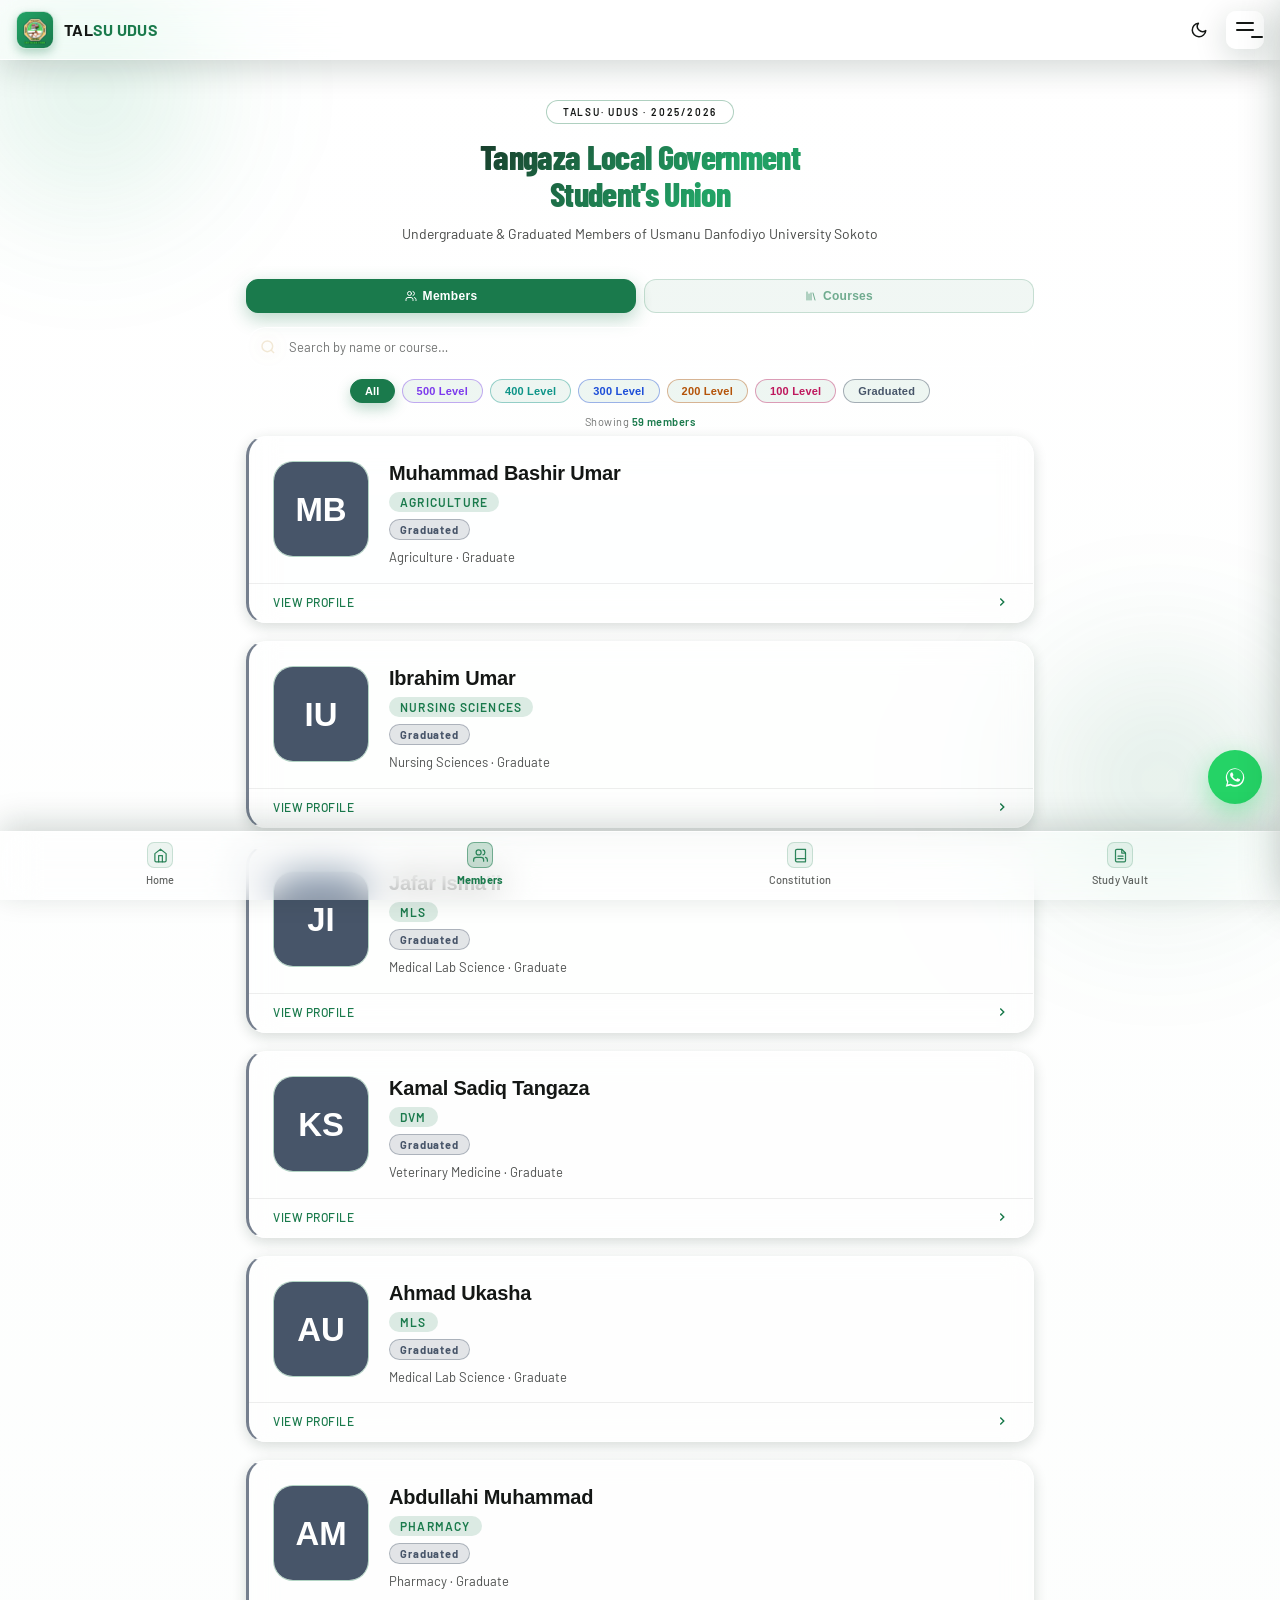
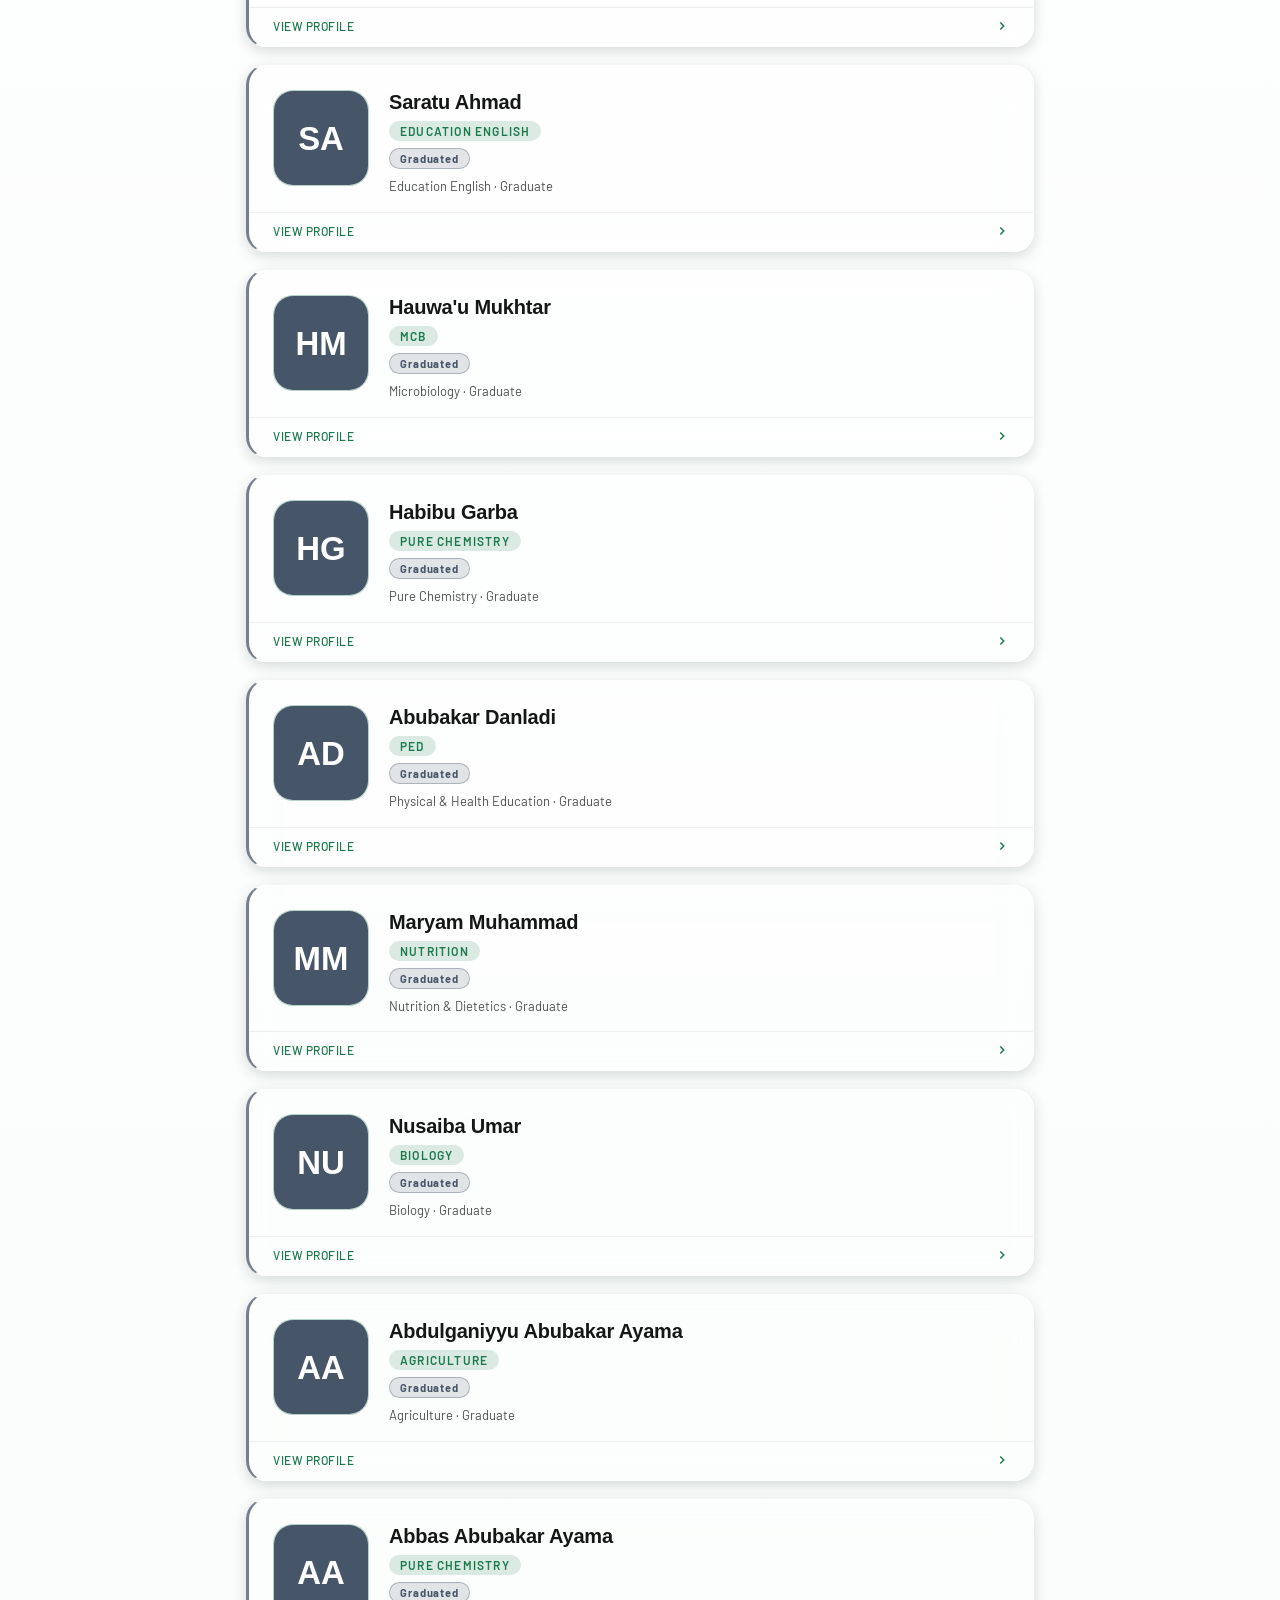
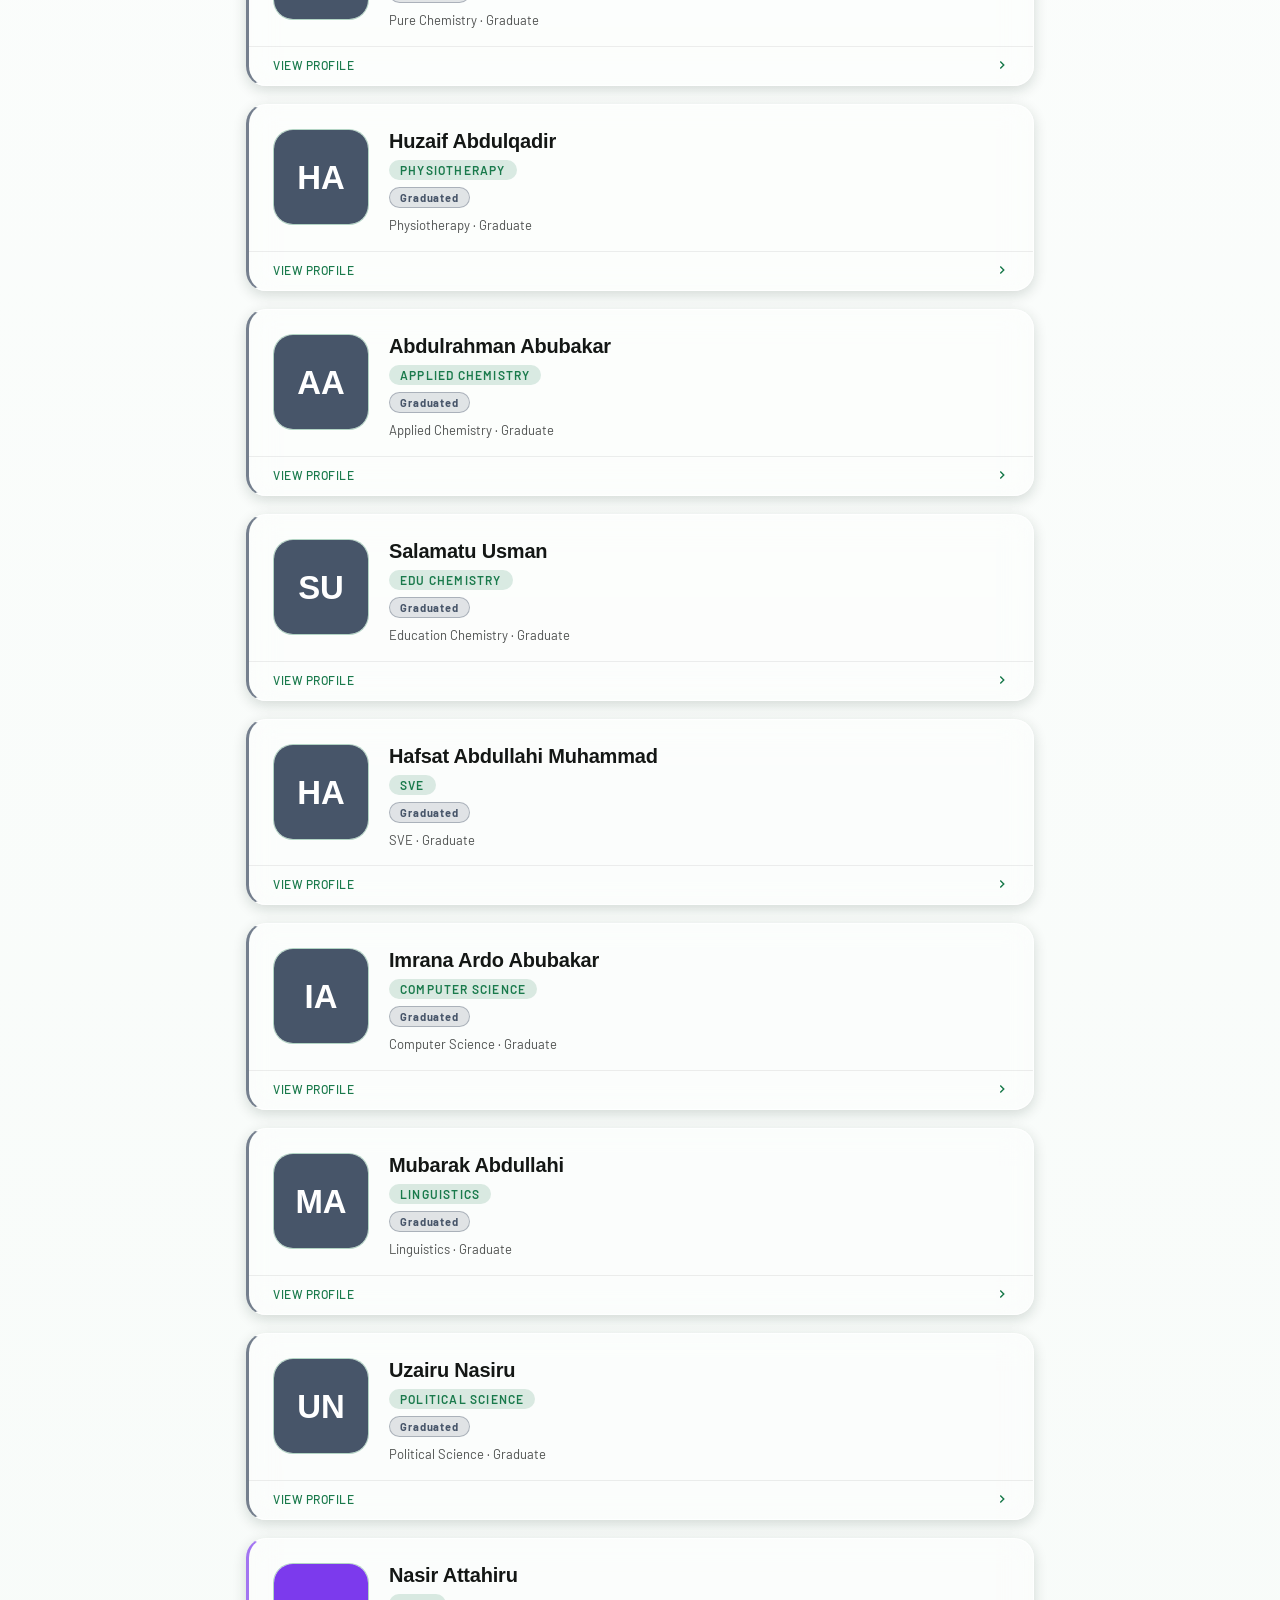
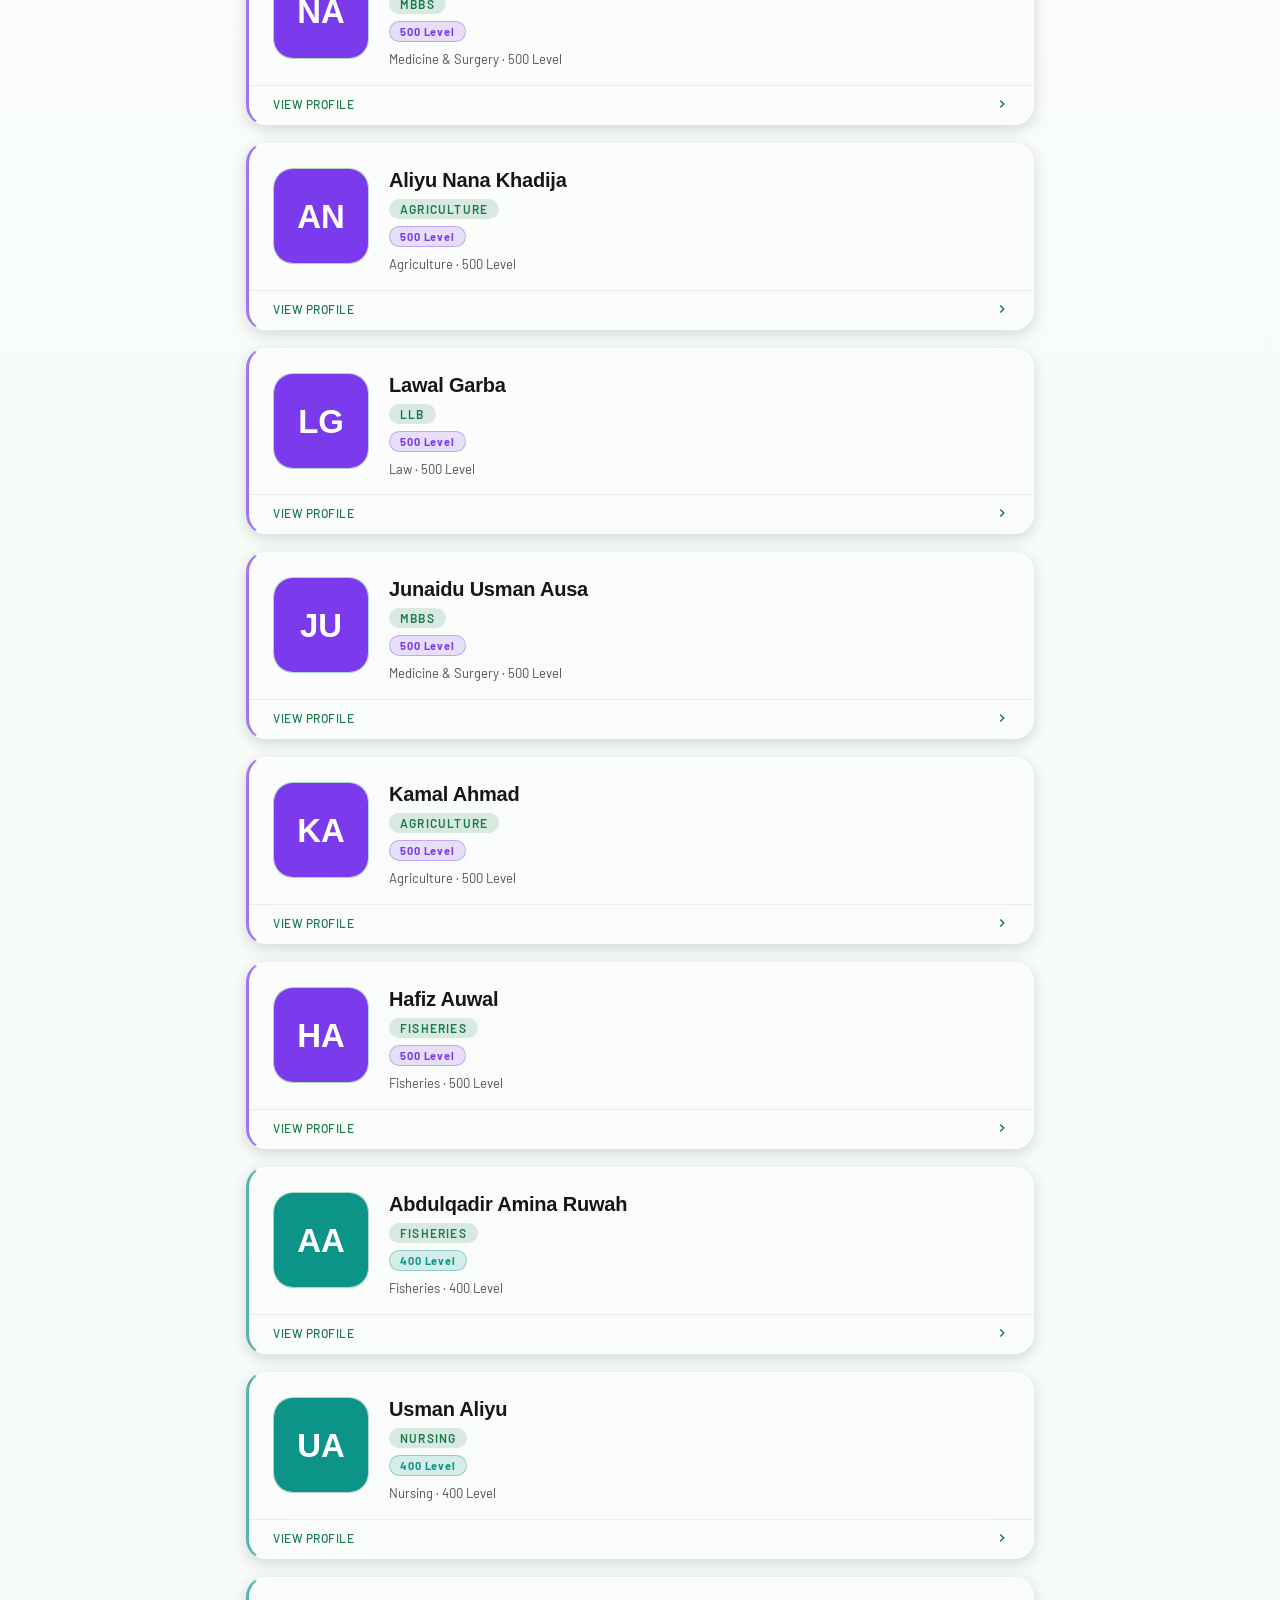
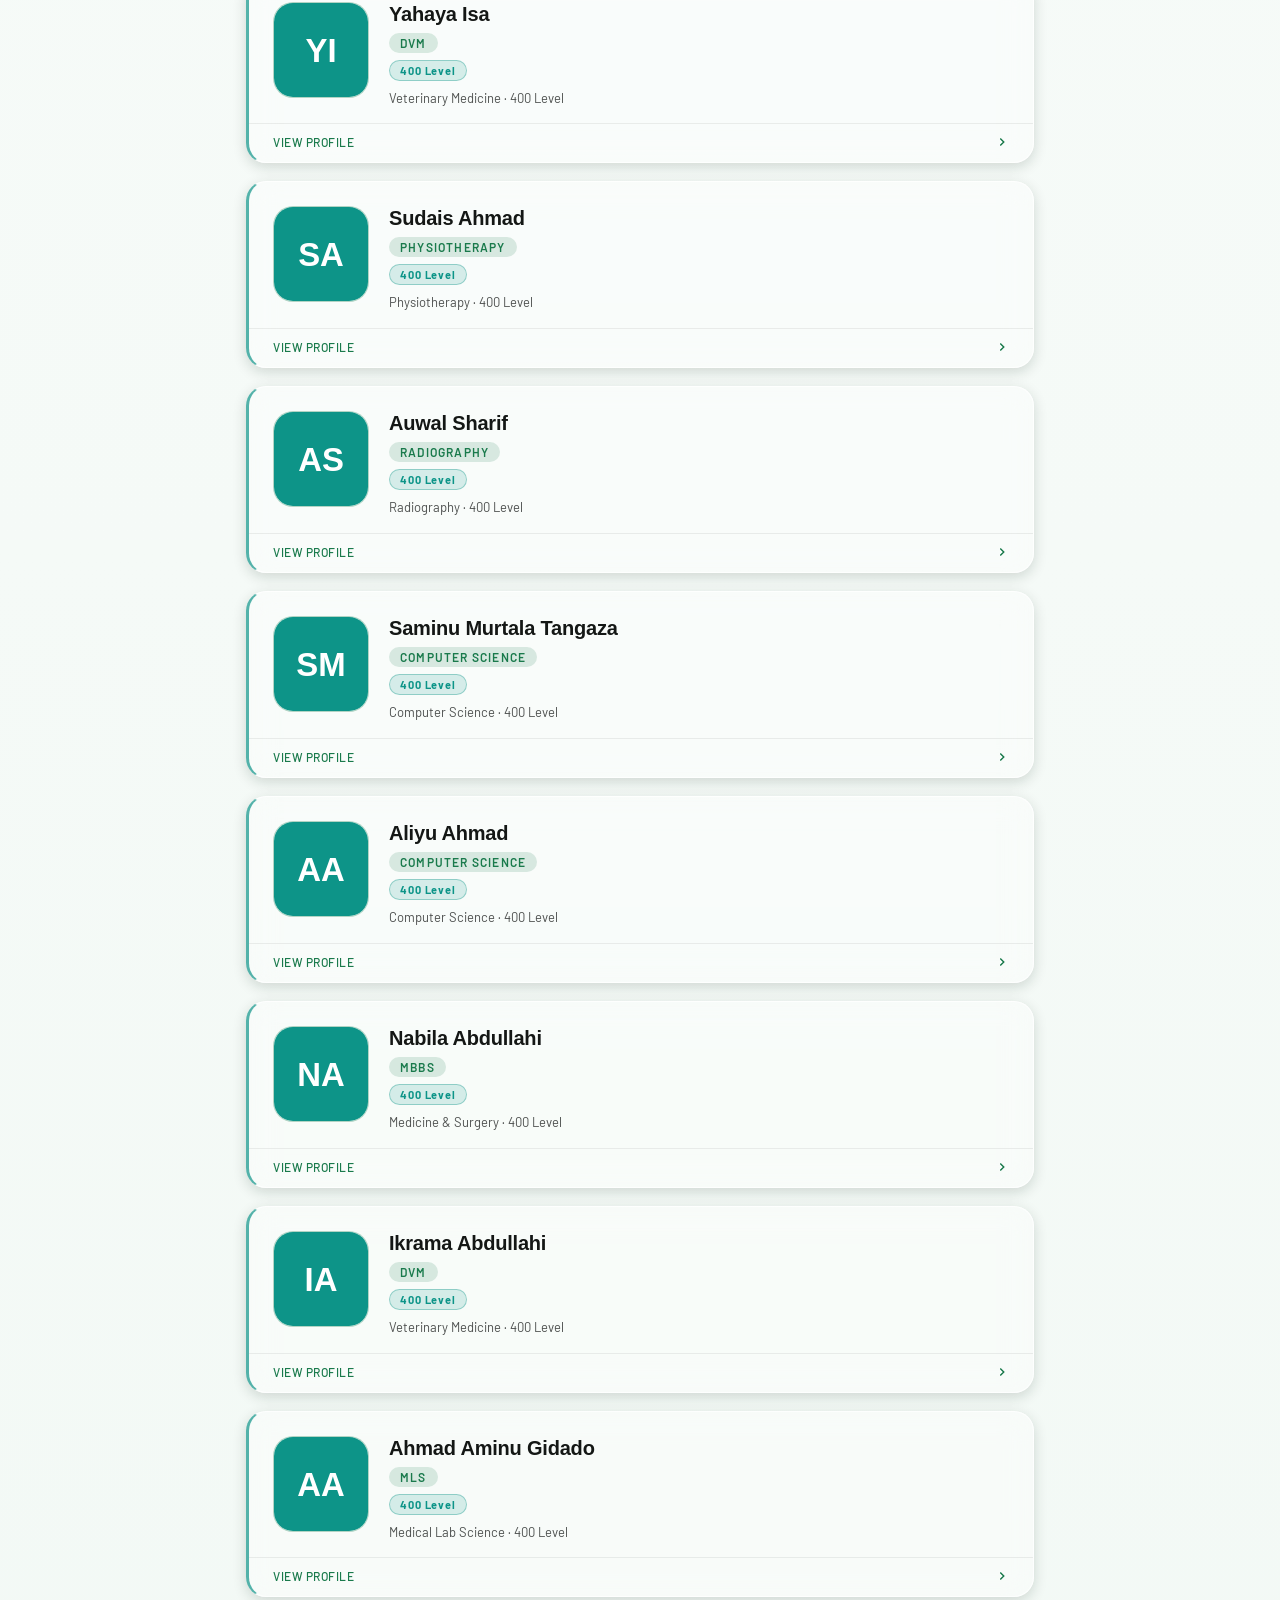
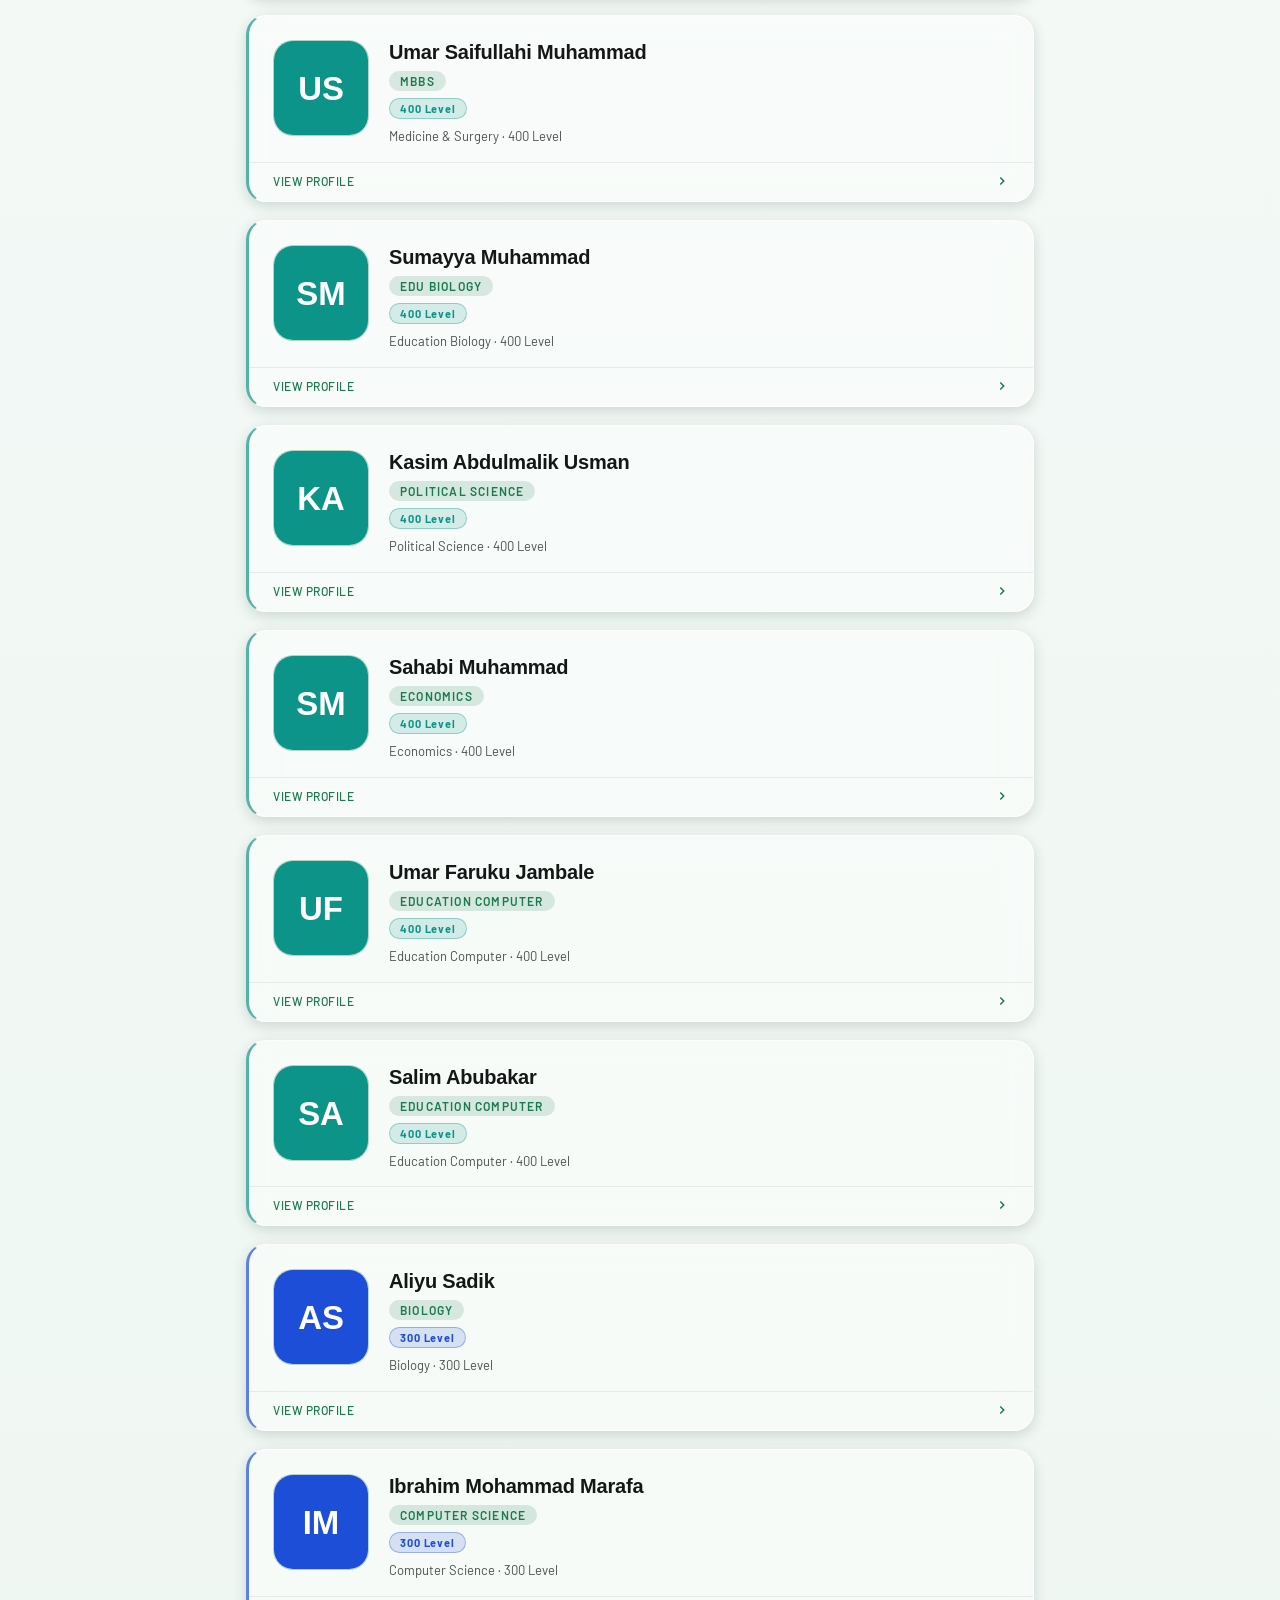
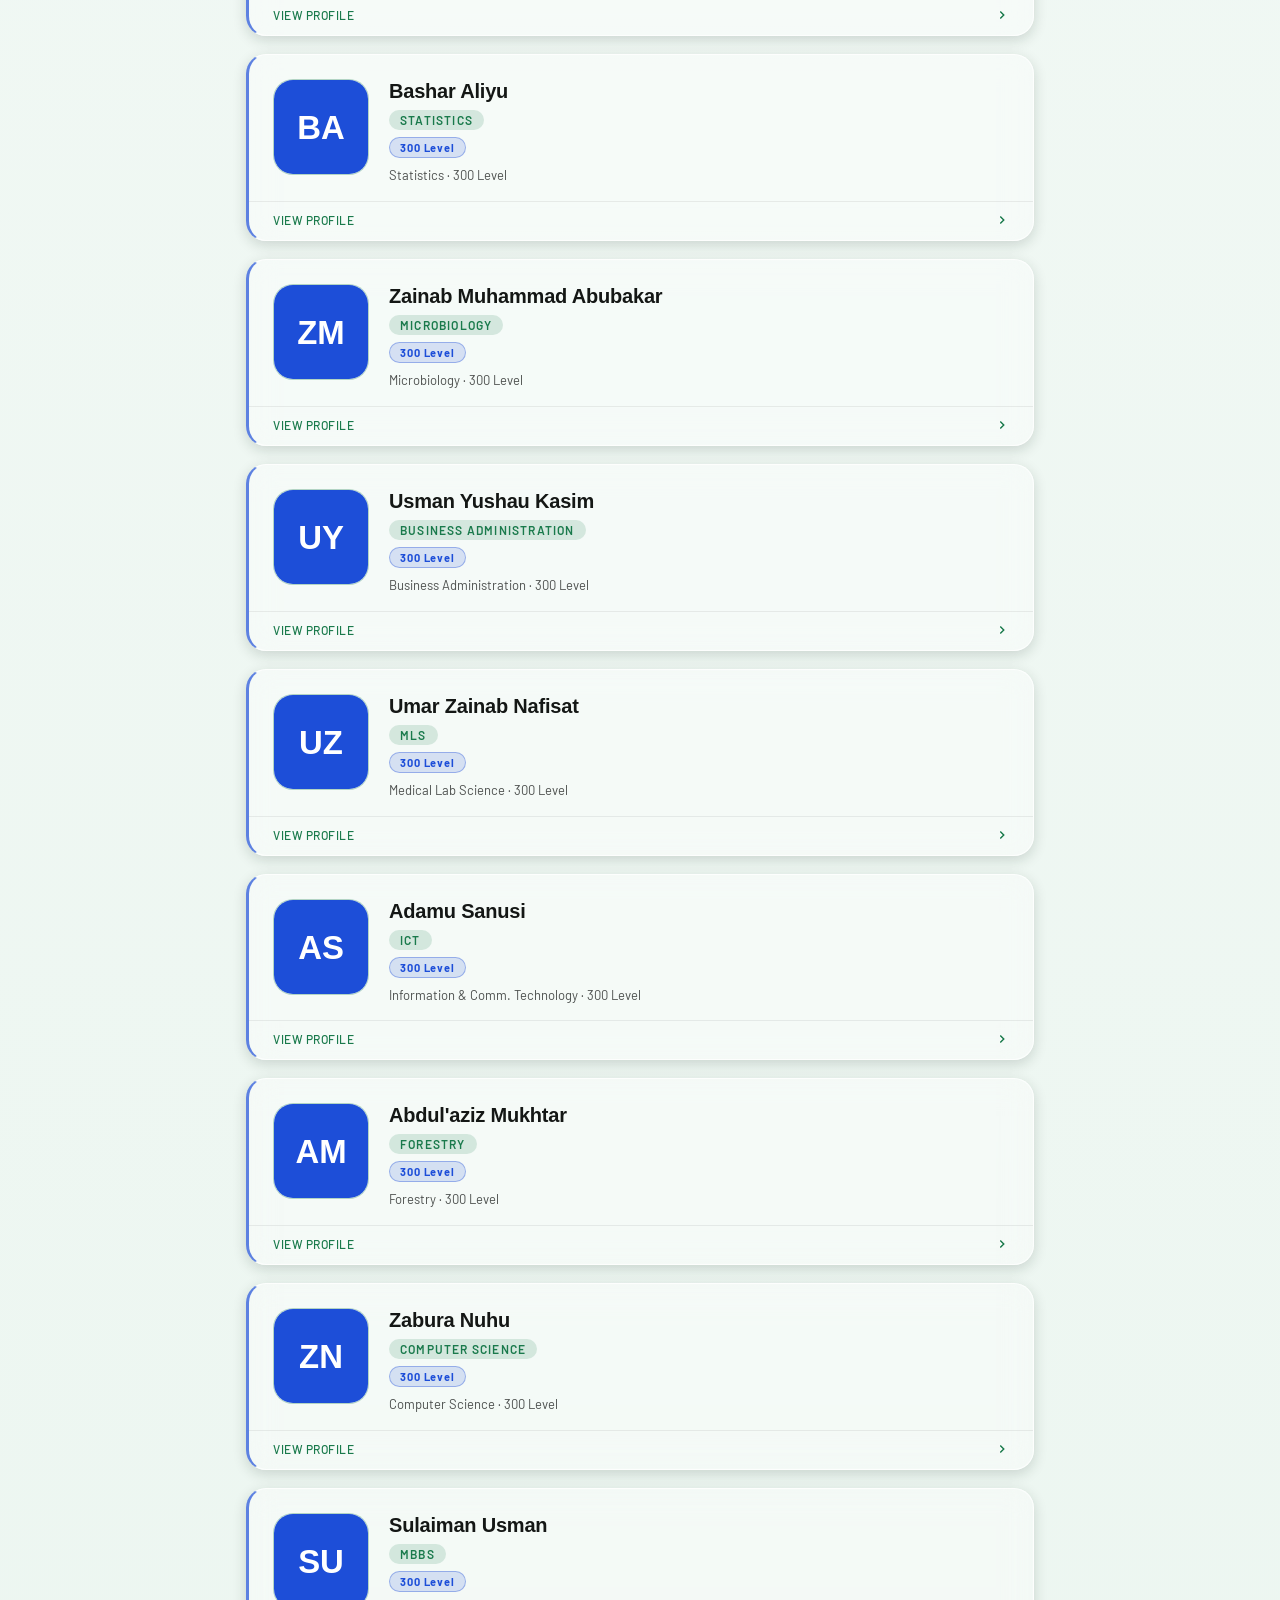
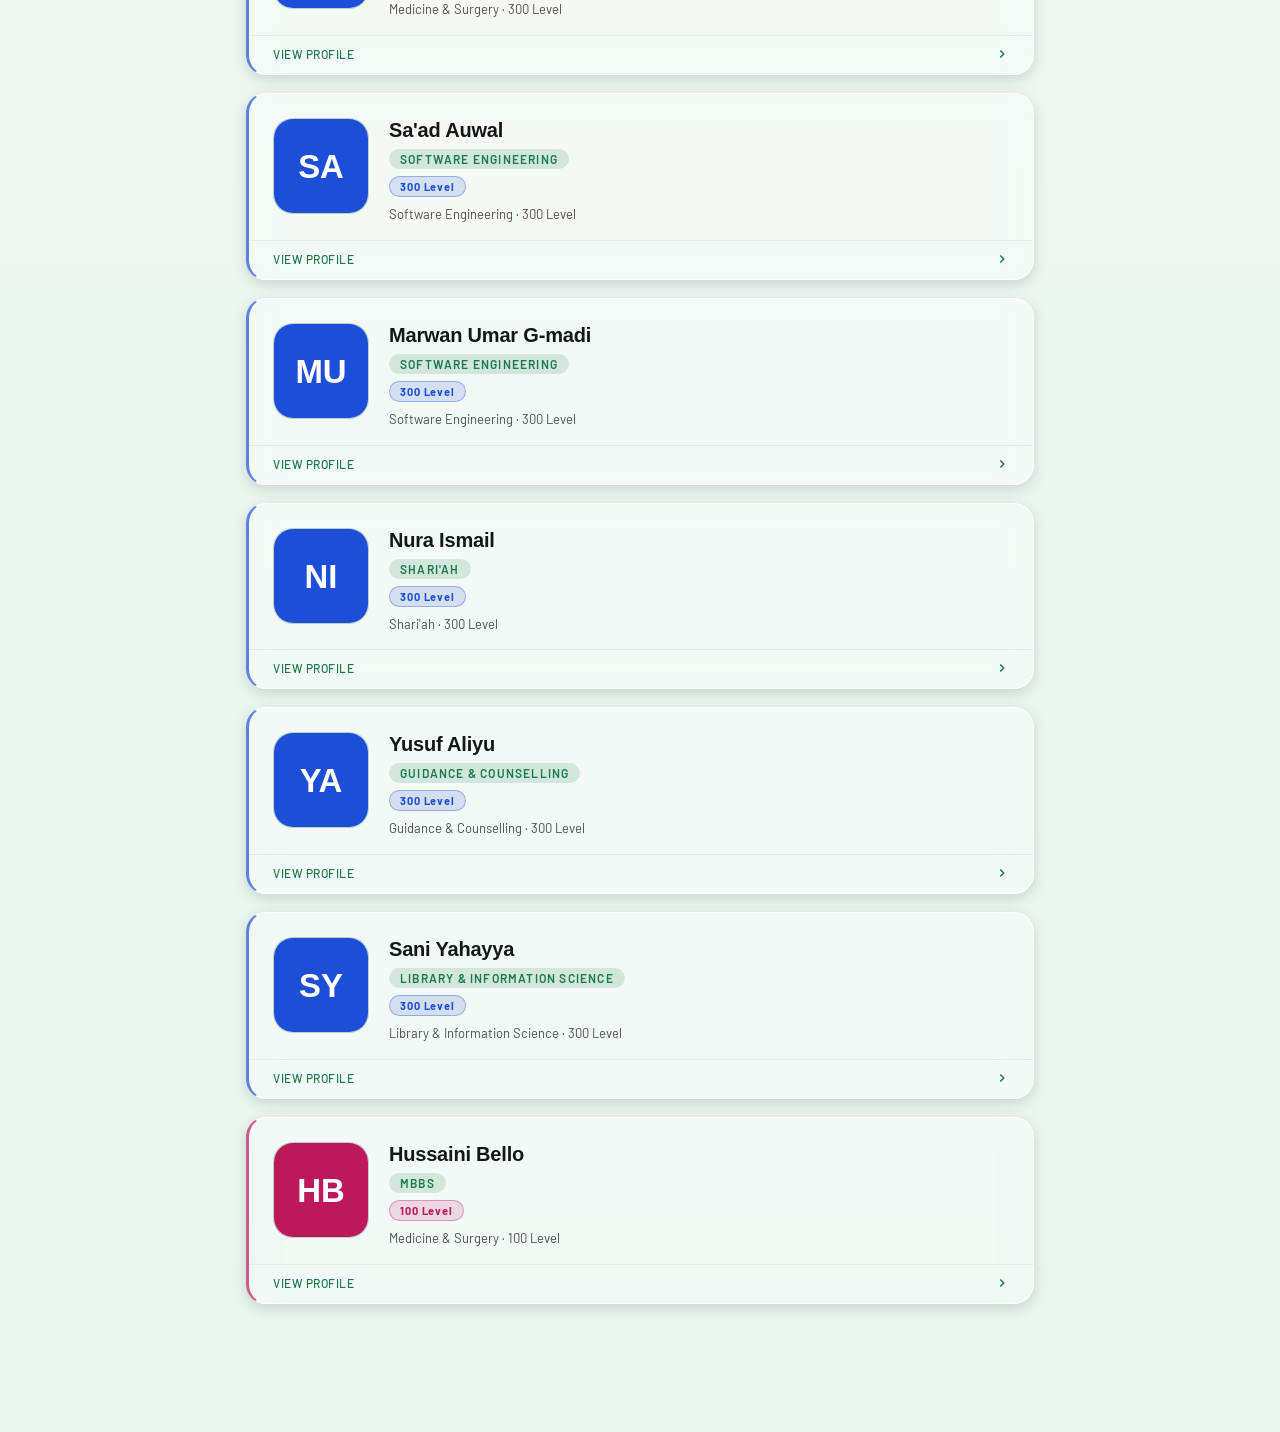
<file: members.html>
<!DOCTYPE html>
<html lang="en">
<head>
  <script async src="https://www.googletagmanager.com/gtm.js?id=GTM-N43TJRPX"></script>
<script>
  window.dataLayer = window.dataLayer || [];
  function gtag(){dataLayer.push(arguments);}
  gtag('js', new Date());
</script>
<meta charset="UTF-8" />
<meta name="viewport" content="width=device-width, initial-scale=1.0, viewport-fit=cover" />
<script src="js/theme.js"></script>
<link rel="manifest" href="manifest.json">
<meta name="theme-color" content="#1a7a4c">
<meta name="mobile-web-app-capable" content="yes">
<meta name="apple-mobile-web-app-capable" content="yes">
<meta name="apple-mobile-web-app-title" content="TALSUUDUS">
<link rel="apple-touch-icon" href="assets/icons/apple-touch-icon.png">
<link rel="icon" href="assets/Talsulogo.webp" type="image/svg+xml">
<title>Members Directory — TALSUUDUS</title>
<meta name="description" content="Browse the official TALSUUDUS members directory — search and filter undergraduate and graduated members by course and level at Usmanu Danfodiyo University Sokoto.">
<meta property="og:title" content="Members Directory — TALSUUDUS">
<meta property="og:description" content="Browse undergraduate and graduated TALSUUDUS members by course and level.">
<meta property="og:type" content="website">
<link rel="preload" as="style" href="https://fonts.googleapis.com/css2?family=Barlow+Condensed:wght@500;600;700;800;900&family=Barlow:wght@300;400;500;600;700&family=JetBrains+Mono:wght@500;700&display=swap" onload="this.onload=null;this.rel='stylesheet'">
  <noscript><link rel="stylesheet" href="https://fonts.googleapis.com/css2?family=Barlow+Condensed:wght@500;600;700;800;900&family=Barlow:wght@300;400;500;600;700&family=JetBrains+Mono:wght@500;700&display=swap"></noscript>
  <link rel="stylesheet" href="styles/members.css">
<link rel="stylesheet" href="styles/nav.css">
</head>
<body>
 <div class="orb-bg orb-1"></div>
  <div class="orb-bg orb-2"></div>
  <div class="topbar">
    <div class="logo">

<div class="logo-icon">
  <img src="assets/Talsulogo.webp" alt="Logo" style="width:100%;height:100%;object-fit:cover;border-radius:8px;">
</div>
      
      <span class="logo-text">TAL<span>SU UDUS</span></span>
    </div>
    <div style="display:flex; align-items:center; gap:8px;">
      <button class="theme-toggle" aria-label="Toggle dark mode">
        <svg class="icon-moon" viewBox="0 0 24 24" fill="none" stroke="#141715" stroke-width="2" stroke-linecap="round" stroke-linejoin="round"><path d="M21 12.79A9 9 0 1111.21 3 7 7 0 0021 12.79z"/></svg>
        <svg class="icon-sun" viewBox="0 0 24 24" fill="none" stroke="#eef5f0" stroke-width="2" stroke-linecap="round" stroke-linejoin="round"><circle cx="12" cy="12" r="4"/><path d="M12 2v2M12 20v2M4.93 4.93l1.41 1.41M17.66 17.66l1.41 1.41M2 12h2M20 12h2M6.34 17.66l-1.41 1.41M19.07 4.93l-1.41 1.41"/></svg>
      </button>
      <button class="menu-btn" id="openBtn" aria-label="Open menu">
        <span></span><span></span><span></span>
      </button>
    </div>
  </div>
  <div class="page-wrap">
    <div class="hero-section">
      <div class="carton-chip">TALSU· UDUS · 2025/2026</div>
      <h1 class="home-title">Tangaza Local Government<br>Student's Union</h1>
      <p class="hero-desc">Undergraduate &amp; Graduated Members of Usmanu Danfodiyo University Sokoto</p>
    </div>
    <div class="view-toggle-row">
      <button class="vt-btn active" id="viewMembersBtn"><svg class="ico" width="1em" height="1em" viewBox="0 0 24 24" fill="none" stroke="currentColor" stroke-width="2" stroke-linecap="round" stroke-linejoin="round" aria-hidden="true" focusable="false"><path d="M16 21v-2a4 4 0 0 0-4-4H6a4 4 0 0 0-4 4v2"/><circle cx="9" cy="7" r="4"/><path d="M22 21v-2a4 4 0 0 0-3-3.87"/><path d="M16 3.13a4 4 0 0 1 0 7.75"/></svg> Members</button>
      <button class="vt-btn" id="viewCoursesBtn"><svg class="ico" width="1em" height="1em" viewBox="0 0 24 24" fill="none" stroke="currentColor" stroke-width="2" stroke-linecap="round" stroke-linejoin="round" aria-hidden="true" focusable="false"><path d="m16 6 4 14"/><path d="M12 6v14"/><path d="M8 8v12"/><path d="M4 4v16"/></svg> Courses</button>
    </div>
    <div class="search-section">
      <div class="search-wrap">
        <span class="search-icon">
          <svg width="16" height="16" viewBox="0 0 24 24" fill="none" stroke="rgba(203,162,88,0.8)" stroke-width="2.2">
            <circle cx="11" cy="11" r="8"/><line x1="21" y1="21" x2="16.65" y2="16.65"/>
          </svg>
        </span>
        <input class="search-input" id="searchInput" type="text" aria-label="Search members by name or course"
          placeholder="Search by name or course…" autocomplete="off">
      </div>
    </div>
    <div class="filter-row" id="filterBar">
      <button class="pill-filter active" data-filter="all">All</button>
      <button class="pill-filter" data-filter="500">500 Level</button>
      <button class="pill-filter" data-filter="400">400 Level</button>
      <button class="pill-filter" data-filter="300">300 Level</button>
      <button class="pill-filter" data-filter="200">200 Level</button>
      <button class="pill-filter" data-filter="100">100 Level</button>
      <button class="pill-filter" data-filter="Graduated">Graduated</button>
    </div>
    <div class="results-bar" id="resultsBar">
      Showing <span id="resultsCount">0</span> <span class="results-label" id="resultsLabel">members</span>
    </div>
    <div id="membersGrid" class="members-grid"></div>

  </div>
  <nav class="bottom-nav" aria-label="Main">
  <a href="index.html" class="nav-item">
    <div class="nav-icon"><svg width="15" height="15" viewBox="0 0 24 24" fill="none" stroke="rgba(26,122,76,0.9)" stroke-width="2" stroke-linecap="round" stroke-linejoin="round"><path d="M3 9l9-7 9 7v11a2 2 0 01-2 2H5a2 2 0 01-2-2z"/><polyline points="9,22 9,12 15,12 15,22"/></svg></div>
    <span class="nav-label">Home</span>
  </a>
  <a href="members.html" class="nav-item active" aria-current="page">
    <div class="nav-icon"><svg width="15" height="15" viewBox="0 0 24 24" fill="none" stroke="rgba(26,122,76,0.9)" stroke-width="2" stroke-linecap="round" stroke-linejoin="round"><path d="M17 21v-2a4 4 0 00-4-4H5a4 4 0 00-4 4v2"/><circle cx="9" cy="7" r="4"/><path d="M23 21v-2a4 4 0 00-3-3.87"/><path d="M16 3.13a4 4 0 010 7.75"/></svg></div>
    <span class="nav-label">Members</span>
  </a>
  <a href="constitution.html" class="nav-item">
    <div class="nav-icon"><svg width="15" height="15" viewBox="0 0 24 24" fill="none" stroke="rgba(26,122,76,0.9)" stroke-width="2" stroke-linecap="round" stroke-linejoin="round"><path d="M4 19.5A2.5 2.5 0 016.5 17H20"/><path d="M6.5 2H20v20H6.5A2.5 2.5 0 014 19.5v-15A2.5 2.5 0 016.5 2z"/></svg></div>
    <span class="nav-label">Constitution</span>
  </a>
  <a href="studyvault.html" class="nav-item">
    <div class="nav-icon"><svg width="15" height="15" viewBox="0 0 24 24" fill="none" stroke="rgba(26,122,76,0.9)" stroke-width="2" stroke-linecap="round" stroke-linejoin="round"><path d="M14 2H6a2 2 0 00-2 2v16a2 2 0 002 2h12a2 2 0 002-2V8z"/><polyline points="14,2 14,8 20,8"/><line x1="16" y1="13" x2="8" y2="13"/><line x1="16" y1="17" x2="8" y2="17"/></svg></div>
    <span class="nav-label">Study Vault</span>
  </a>
</nav>
  <div class="overlay" id="overlay"></div>
  <div class="panel" id="panel">
    <div class="panel-header">
      <span class="panel-title">Menu</span>
      <button class="close-btn" id="closeBtn" aria-label="Close menu"><svg class="ico" width="1em" height="1em" viewBox="0 0 24 24" fill="none" stroke="currentColor" stroke-width="2" stroke-linecap="round" stroke-linejoin="round" aria-hidden="true" focusable="false"><path d="M18 6 6 18"/><path d="m6 6 12 12"/></svg></button>
    </div>
    <div class="menu-list">
      <a href="index.html" class="menu-item">
        <div class="item-icon"><svg width="18" height="18" viewBox="0 0 24 24" fill="none" stroke="rgba(26,122,76,0.9)" stroke-width="2" stroke-linecap="round" stroke-linejoin="round"><path d="M3 9l9-7 9 7v11a2 2 0 01-2 2H5a2 2 0 01-2-2z"/><polyline points="9,22 9,12 15,12 15,22"/></svg></div>
        <span class="item-label">Homepage</span>
        <svg class="chevron" viewBox="0 0 24 24" fill="none" stroke-width="2.5" stroke-linecap="round" stroke-linejoin="round"><path d="M9 18l6-6-6-6"/></svg>
      </a>
      <a href="members.html" class="menu-item active">
        <div class="item-icon"><svg width="18" height="18" viewBox="0 0 24 24" fill="none" stroke="rgba(26,122,76,0.9)" stroke-width="2" stroke-linecap="round" stroke-linejoin="round"><path d="M17 21v-2a4 4 0 00-4-4H5a4 4 0 00-4 4v2"/><circle cx="9" cy="7" r="4"/><path d="M23 21v-2a4 4 0 00-3-3.87"/><path d="M16 3.13a4 4 0 010 7.75"/></svg></div>
        <span class="item-label">Members</span>
        <svg class="chevron" viewBox="0 0 24 24" fill="none" stroke-width="2.5" stroke-linecap="round" stroke-linejoin="round"><path d="M9 18l6-6-6-6"/></svg>
      </a>
      <a href="constitution.html" class="menu-item">
        <div class="item-icon"><svg width="18" height="18" viewBox="0 0 24 24" fill="none" stroke="rgba(26,122,76,0.9)" stroke-width="2" stroke-linecap="round" stroke-linejoin="round"><path d="M4 19.5A2.5 2.5 0 016.5 17H20"/><path d="M6.5 2H20v20H6.5A2.5 2.5 0 014 19.5v-15A2.5 2.5 0 016.5 2z"/></svg></div>
        <span class="item-label">Constitution</span>
        <svg class="chevron" viewBox="0 0 24 24" fill="none" stroke-width="2.5" stroke-linecap="round" stroke-linejoin="round"><path d="M9 18l6-6-6-6"/></svg>
      </a>
      <a href="studyvault.html" class="menu-item">
        <div class="item-icon"><svg width="18" height="18" viewBox="0 0 24 24" fill="none" stroke="rgba(26,122,76,0.9)" stroke-width="2" stroke-linecap="round" stroke-linejoin="round"><path d="M14 2H6a2 2 0 00-2 2v16a2 2 0 002 2h12a2 2 0 002-2V8z"/><polyline points="14,2 14,8 20,8"/><line x1="16" y1="13" x2="8" y2="13"/><line x1="16" y1="17" x2="8" y2="17"/></svg></div>
        <span class="item-label">Study Vault</span>
        <svg class="chevron" viewBox="0 0 24 24" fill="none" stroke-width="2.5" stroke-linecap="round" stroke-linejoin="round"><path d="M9 18l6-6-6-6"/></svg>
      </a>
      <a href="announcement.html" class="menu-item">
        <div class="item-icon"><svg width="18" height="18" viewBox="0 0 24 24" fill="none" stroke="rgba(26,122,76,0.9)" stroke-width="2" stroke-linecap="round" stroke-linejoin="round"><path d="M18 8A6 6 0 006 8c0 7-3 9-3 9h18s-3-2-3-9"/><path d="M13.73 21a2 2 0 01-3.46 0"/></svg></div>
        <span class="item-label">Announcement</span>
        <svg class="chevron" viewBox="0 0 24 24" fill="none" stroke-width="2.5" stroke-linecap="round" stroke-linejoin="round"><path d="M9 18l6-6-6-6"/></svg>
      </a>
      <a href="nomination.html" class="menu-item">
        <div class="item-icon"><svg width="18" height="18" viewBox="0 0 24 24" fill="none" stroke="rgba(26,122,76,0.9)" stroke-width="2" stroke-linecap="round" stroke-linejoin="round"><path d="M9 11l3 3L22 4"/><path d="M21 12v7a2 2 0 01-2 2H5a2 2 0 01-2-2V5a2 2 0 012-2h11"/></svg></div>
        <span class="item-label">Online Nomination Portal</span>
        <svg class="chevron" viewBox="0 0 24 24" fill="none" stroke-width="2.5" stroke-linecap="round" stroke-linejoin="round"><path d="M9 18l6-6-6-6"/></svg>
      </a>
      <a href="leadership.html" class="menu-item">
        <div class="item-icon"><svg width="18" height="18" viewBox="0 0 24 24" fill="none" stroke="rgba(26,122,76,0.9)" stroke-width="2" stroke-linecap="round" stroke-linejoin="round"><circle cx="12" cy="8" r="6"/><path d="M15.477 12.89 17 22l-5-3-5 3 1.523-9.11"/></svg></div>
        <span class="item-label">Leadership</span>
        <svg class="chevron" viewBox="0 0 24 24" fill="none" stroke-width="2.5" stroke-linecap="round" stroke-linejoin="round"><path d="M9 18l6-6-6-6"/></svg>
      </a>
      <a href="faq.html" class="menu-item">
        <div class="item-icon"><svg width="18" height="18" viewBox="0 0 24 24" fill="none" stroke="rgba(26,122,76,0.9)" stroke-width="2" stroke-linecap="round" stroke-linejoin="round"><circle cx="12" cy="12" r="10"/><path d="M9.09 9a3 3 0 015.83 1c0 2-3 3-3 3"/><line x1="12" y1="17" x2="12.01" y2="17"/></svg></div>
        <span class="item-label">FAQ</span>
        <svg class="chevron" viewBox="0 0 24 24" fill="none" stroke-width="2.5" stroke-linecap="round" stroke-linejoin="round"><path d="M9 18l6-6-6-6"/></svg>
      </a>
      <a href="privacy.html" class="menu-item">
        <div class="item-icon"><svg width="18" height="18" viewBox="0 0 24 24" fill="none" stroke="rgba(26,122,76,0.9)" stroke-width="2" stroke-linecap="round" stroke-linejoin="round"><path d="M12 22s8-4 8-10V5l-8-3-8 3v7c0 6 8 10 8 10z"/></svg></div>
        <span class="item-label">Privacy Policy</span>
        <svg class="chevron" viewBox="0 0 24 24" fill="none" stroke-width="2.5" stroke-linecap="round" stroke-linejoin="round"><path d="M9 18l6-6-6-6"/></svg>
      </a>
    </div>
  </div>
  <div id="detailModal" class="modal-overlay">
    <div class="modal-container" id="modalContainer">
      <div id="modalDynamicContent"></div>
    </div>
  </div>
<script src="js/members.js"></script>
<a href="https://chat.whatsapp.com/J8p6w689cTl6NwNC97TAAr" target="_blank" rel="noopener" class="whatsapp-fab" aria-label="Join our WhatsApp community">
  <svg viewBox="0 0 24 24" fill="#fff"><path d="M17.6 6.32A8.86 8.86 0 0 0 12.05 4C7.36 4 3.53 7.83 3.53 12.53c0 1.5.4 2.96 1.15 4.25L3.46 21l4.32-1.13a8.9 8.9 0 0 0 4.26 1.08h.01c4.69 0 8.52-3.83 8.52-8.53a8.5 8.5 0 0 0-2.97-6.1Zm-5.55 13.1h-.01a7.4 7.4 0 0 1-3.77-1.03l-.27-.16-2.8.74.75-2.73-.18-.28a7.36 7.36 0 0 1-1.14-3.93c0-4.08 3.32-7.4 7.42-7.4a7.34 7.34 0 0 1 5.24 2.17 7.34 7.34 0 0 1 2.17 5.24c0 4.08-3.33 7.4-7.41 7.4Zm4.06-5.55c-.22-.11-1.31-.65-1.52-.72-.2-.08-.35-.11-.5.11-.15.22-.57.72-.7.87-.13.15-.26.16-.48.06-.22-.11-.94-.35-1.8-1.12-.67-.6-1.11-1.33-1.25-1.55-.13-.22-.01-.34.1-.45.1-.1.22-.26.33-.39.11-.13.15-.22.22-.37.07-.15.04-.28-.02-.39-.06-.11-.5-1.21-.69-1.66-.18-.43-.36-.38-.5-.38-.13 0-.28-.02-.43-.02-.15 0-.39.06-.6.28-.2.22-.79.77-.79 1.87 0 1.1.81 2.17.92 2.32.11.15 1.6 2.44 3.87 3.42.54.23.96.37 1.29.48.54.17 1.03.15 1.42.09.43-.06 1.31-.53 1.5-1.05.18-.51.18-.95.13-1.05-.06-.09-.2-.15-.42-.26Z"/></svg>
</a>
<script src="js/pwa.js"></script>
</body>
</html>
</file>
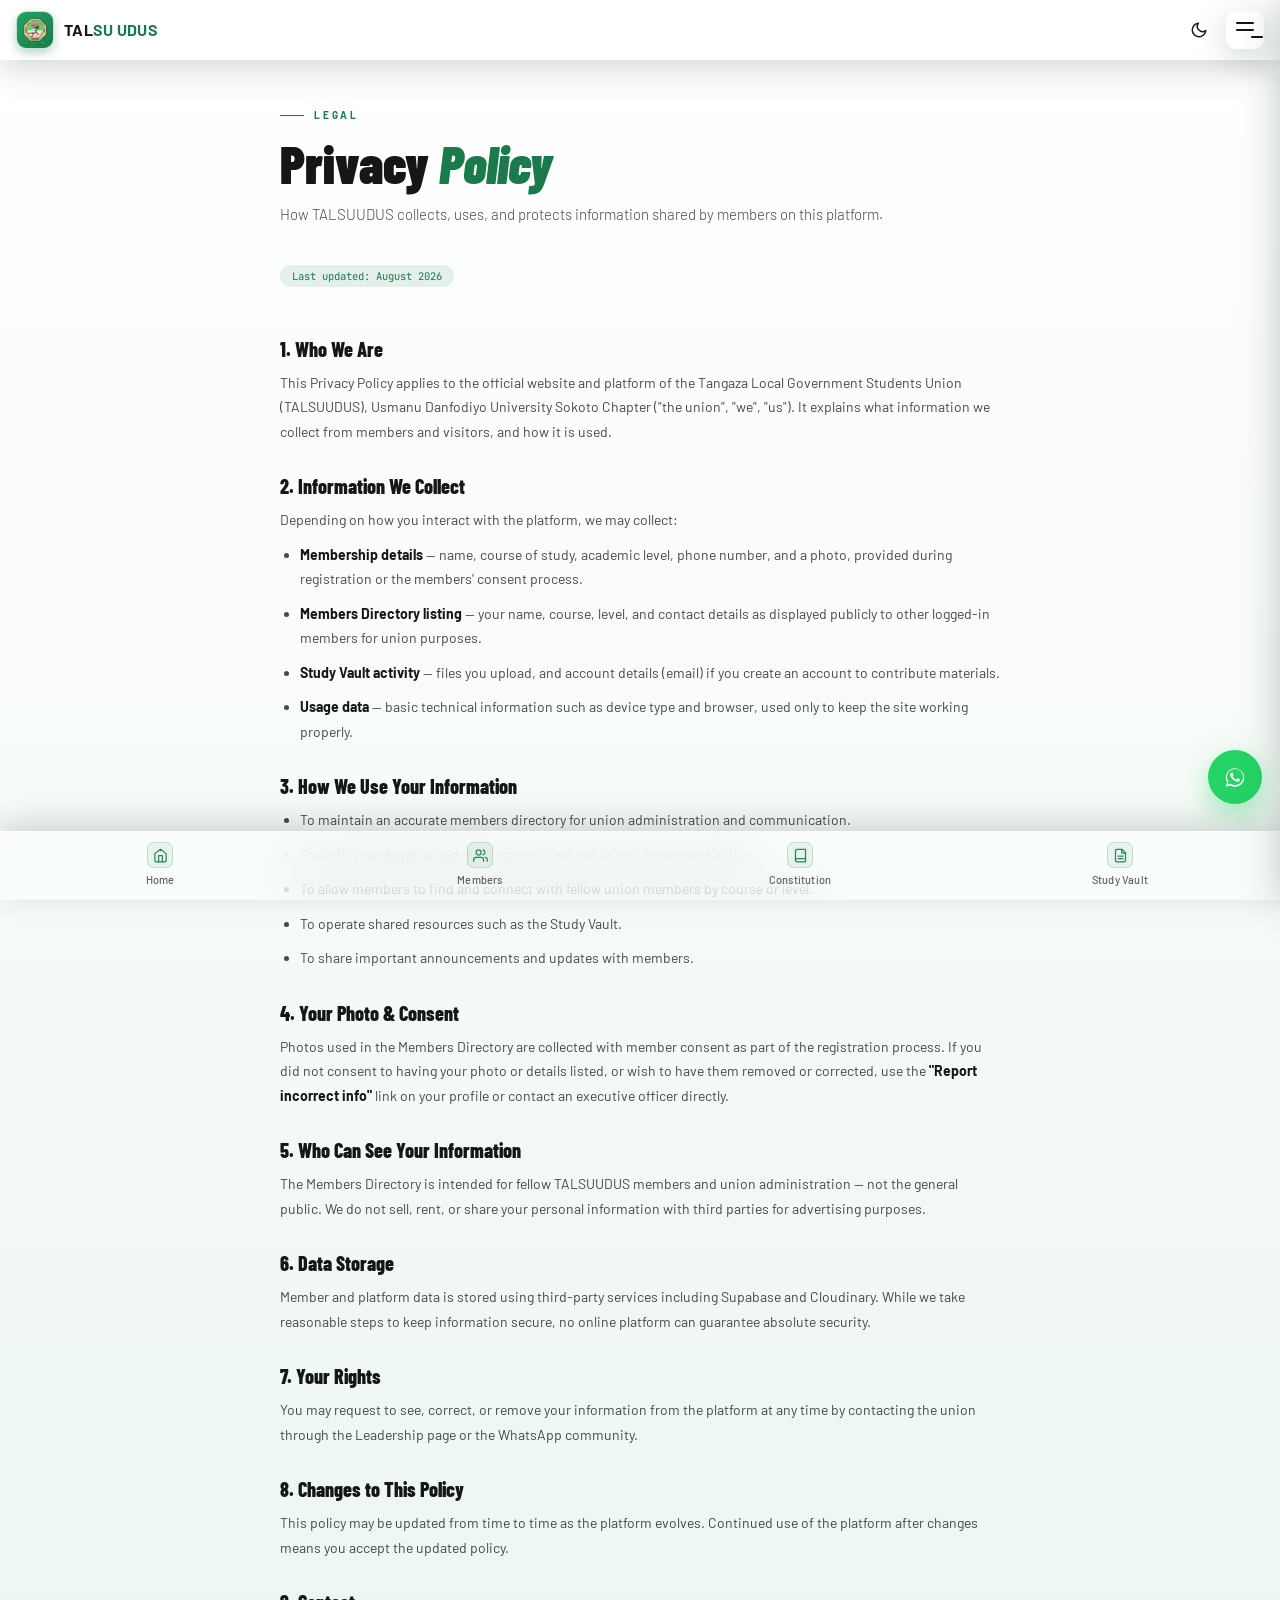
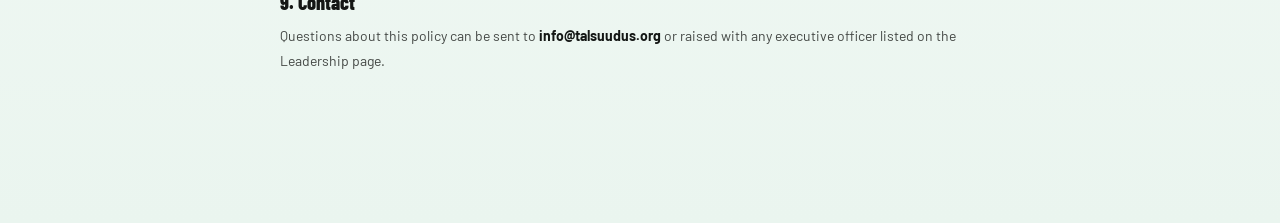
<file: privacy.html>
<!DOCTYPE html>
<html lang="en">
<head>
  <script async src="https://www.googletagmanager.com/gtm.js?id=GTM-N43TJRPX"></script>
<script>
  window.dataLayer = window.dataLayer || [];
  function gtag(){dataLayer.push(arguments);}
  gtag('js', new Date());
</script>
<meta charset="UTF-8"/>
<meta name="viewport" content="width=device-width, initial-scale=1.0"/>
<script src="js/theme.js"></script>
<link rel="manifest" href="manifest.json">
<meta name="theme-color" content="#1a7a4c">
<meta name="mobile-web-app-capable" content="yes">
<meta name="apple-mobile-web-app-capable" content="yes">
<meta name="apple-mobile-web-app-title" content="TALSUUDUS">
<link rel="apple-touch-icon" href="assets/icons/apple-touch-icon.png">
<link rel="icon" href="assets/Talsulogo.webp" type="image/svg+xml">
<title>Privacy Policy — TALSUUDUS</title>
<meta name="description" content="How TALSUUDUS collects, uses, and protects member information including the members directory and study materials.">
<meta property="og:title" content="Privacy Policy — TALSUUDUS">
<meta property="og:description" content="How TALSUUDUS handles member data.">
<meta property="og:type" content="article">
<link rel="preconnect" href="https://fonts.googleapis.com">
<link rel="preload" as="style" href="https://fonts.googleapis.com/css2?family=Barlow+Condensed:wght@500;600;700;800;900&family=Barlow:wght@300;400;500;600;700&family=JetBrains+Mono:wght@500;700&display=swap" onload="this.onload=null;this.rel='stylesheet'">
  <noscript><link rel="stylesheet" href="https://fonts.googleapis.com/css2?family=Barlow+Condensed:wght@500;600;700;800;900&family=Barlow:wght@300;400;500;600;700&family=JetBrains+Mono:wght@500;700&display=swap"></noscript>

  <link rel="stylesheet" href="styles/constitution.css">
<link rel="stylesheet" href="styles/nav.css">
</head><body>
  <div class="talsu-topbar" id="talsuTopbar">
    <a class="talsu-logo" href="index.html">
     <div class="talsu-logo-icon"> <img src="assets/Talsulogo.webp" alt="Logo" style="width:100%;height:100%;object-fit:cover;border-radius:8px;">
  </div>
      <span class="talsu-logo-text">TAL<span>SU UDUS</span></span>
    </a>
    <div class="talsu-topbar-right">
      <button class="theme-toggle" aria-label="Toggle dark mode">
        <svg class="icon-moon" viewBox="0 0 24 24" fill="none" stroke="#141715" stroke-width="2" stroke-linecap="round" stroke-linejoin="round"><path d="M21 12.79A9 9 0 1111.21 3 7 7 0 0021 12.79z"/></svg>
        <svg class="icon-sun" viewBox="0 0 24 24" fill="none" stroke="#eef5f0" stroke-width="2" stroke-linecap="round" stroke-linejoin="round"><circle cx="12" cy="12" r="4"/><path d="M12 2v2M12 20v2M4.93 4.93l1.41 1.41M17.66 17.66l1.41 1.41M2 12h2M20 12h2M6.34 17.66l-1.41 1.41M19.07 4.93l-1.41 1.41"/></svg>
      </button>
      <button class="talsu-menu-btn" id="talsuOpenBtn" aria-label="Open menu">
        <span></span><span></span><span></span>
      </button>
    </div>
  </div>

    <div class="page-wrap">

    <div class="page-heading">
      <div class="page-tag">Legal</div>
      <h1 class="page-title">Privacy <em>Policy</em></h1>
      <p class="page-sub">How TALSUUDUS collects, uses, and protects information shared by members on this platform.</p>
    </div>

    <div class="prose">
      <span class="updated-tag">Last updated: August 2026</span>

      <h2>1. Who We Are</h2>
      <p>This Privacy Policy applies to the official website and platform of the Tangaza Local Government Students Union (TALSUUDUS), Usmanu Danfodiyo University Sokoto Chapter ("the union", "we", "us"). It explains what information we collect from members and visitors, and how it is used.</p>

      <h2>2. Information We Collect</h2>
      <p>Depending on how you interact with the platform, we may collect:</p>
      <ul>
        <li><strong>Membership details</strong> — name, course of study, academic level, phone number, and a photo, provided during registration or the members' consent process.</li>
        <li><strong>Members Directory listing</strong> — your name, course, level, and contact details as displayed publicly to other logged-in members for union purposes.</li>
        <li><strong>Study Vault activity</strong> — files you upload, and account details (email) if you create an account to contribute materials.</li>
        <li><strong>Usage data</strong> — basic technical information such as device type and browser, used only to keep the site working properly.</li>
      </ul>

      <h2>3. How We Use Your Information</h2>
      <ul>
        <li>To maintain an accurate members directory for union administration and communication.</li>
        <li>To verify membership and dues status as set out in the union constitution.</li>
        <li>To allow members to find and connect with fellow union members by course or level.</li>
        <li>To operate shared resources such as the Study Vault.</li>
        <li>To share important announcements and updates with members.</li>
      </ul>

      <h2>4. Your Photo &amp; Consent</h2>
      <p>Photos used in the Members Directory are collected with member consent as part of the registration process. If you did not consent to having your photo or details listed, or wish to have them removed or corrected, use the <strong>"Report incorrect info"</strong> link on your profile or contact an executive officer directly.</p>

      <h2>5. Who Can See Your Information</h2>
      <p>The Members Directory is intended for fellow TALSUUDUS members and union administration — not the general public. We do not sell, rent, or share your personal information with third parties for advertising purposes.</p>

      <h2>6. Data Storage</h2>
      <p>Member and platform data is stored using third-party services including Supabase and Cloudinary. While we take reasonable steps to keep information secure, no online platform can guarantee absolute security.</p>

      <h2>7. Your Rights</h2>
      <p>You may request to see, correct, or remove your information from the platform at any time by contacting the union through the Leadership page or the WhatsApp community.</p>

      <h2>8. Changes to This Policy</h2>
      <p>This policy may be updated from time to time as the platform evolves. Continued use of the platform after changes means you accept the updated policy.</p>

      <h2>9. Contact</h2>
      <p>Questions about this policy can be sent to <strong>info@talsuudus.org</strong> or raised with any executive officer listed on the Leadership page.</p>
    </div>

  </div>
  <nav class="talsu-bottom-nav" id="talsuBottomNav" aria-label="Main">
  <a href="index.html" class="talsu-nav-item">
    <div class="talsu-nav-icon"><svg width="15" height="15" viewBox="0 0 24 24" fill="none" stroke="rgba(26,122,76,0.9)" stroke-width="2" stroke-linecap="round" stroke-linejoin="round"><path d="M3 9l9-7 9 7v11a2 2 0 01-2 2H5a2 2 0 01-2-2z"/><polyline points="9,22 9,12 15,12 15,22"/></svg></div>
    <span class="talsu-nav-label">Home</span>
  </a>
  <a href="members.html" class="talsu-nav-item">
    <div class="talsu-nav-icon"><svg width="15" height="15" viewBox="0 0 24 24" fill="none" stroke="rgba(26,122,76,0.9)" stroke-width="2" stroke-linecap="round" stroke-linejoin="round"><path d="M17 21v-2a4 4 0 00-4-4H5a4 4 0 00-4 4v2"/><circle cx="9" cy="7" r="4"/><path d="M23 21v-2a4 4 0 00-3-3.87"/><path d="M16 3.13a4 4 0 010 7.75"/></svg></div>
    <span class="talsu-nav-label">Members</span>
  </a>
  <a href="constitution.html" class="talsu-nav-item">
    <div class="talsu-nav-icon"><svg width="15" height="15" viewBox="0 0 24 24" fill="none" stroke="rgba(26,122,76,0.9)" stroke-width="2" stroke-linecap="round" stroke-linejoin="round"><path d="M4 19.5A2.5 2.5 0 016.5 17H20"/><path d="M6.5 2H20v20H6.5A2.5 2.5 0 014 19.5v-15A2.5 2.5 0 016.5 2z"/></svg></div>
    <span class="talsu-nav-label">Constitution</span>
  </a>
  <a href="studyvault.html" class="talsu-nav-item">
    <div class="talsu-nav-icon"><svg width="15" height="15" viewBox="0 0 24 24" fill="none" stroke="rgba(26,122,76,0.9)" stroke-width="2" stroke-linecap="round" stroke-linejoin="round"><path d="M14 2H6a2 2 0 00-2 2v16a2 2 0 002 2h12a2 2 0 002-2V8z"/><polyline points="14,2 14,8 20,8"/><line x1="16" y1="13" x2="8" y2="13"/><line x1="16" y1="17" x2="8" y2="17"/></svg></div>
    <span class="talsu-nav-label">Study Vault</span>
  </a>
</nav>

  <div class="talsu-overlay" id="talsuOverlay"></div>

  <div class="talsu-panel" id="talsuPanel">
    <div class="talsu-panel-header">
      <span class="talsu-panel-title">Menu</span>
      <button class="talsu-close-btn" id="talsuCloseBtn" aria-label="Close menu"><svg class="ico" width="1em" height="1em" viewBox="0 0 24 24" fill="none" stroke="currentColor" stroke-width="2" stroke-linecap="round" stroke-linejoin="round" aria-hidden="true" focusable="false"><path d="M18 6 6 18"/><path d="m6 6 12 12"/></svg></button>
    </div>
    <div class="talsu-menu-list">
      <a href="index.html" class="talsu-menu-item">
        <div class="talsu-item-icon"><svg width="18" height="18" viewBox="0 0 24 24" fill="none" stroke="rgba(26,122,76,0.9)" stroke-width="2" stroke-linecap="round" stroke-linejoin="round"><path d="M3 9l9-7 9 7v11a2 2 0 01-2 2H5a2 2 0 01-2-2z"/><polyline points="9,22 9,12 15,12 15,22"/></svg></div>
        <span class="talsu-item-label">Homepage</span>
        <svg class="talsu-chevron" viewBox="0 0 24 24" fill="none" stroke-width="2.5" stroke-linecap="round" stroke-linejoin="round"><path d="M9 18l6-6-6-6"/></svg>
      </a>
      <a href="members.html" class="talsu-menu-item">
        <div class="talsu-item-icon"><svg width="18" height="18" viewBox="0 0 24 24" fill="none" stroke="rgba(26,122,76,0.9)" stroke-width="2" stroke-linecap="round" stroke-linejoin="round"><path d="M17 21v-2a4 4 0 00-4-4H5a4 4 0 00-4 4v2"/><circle cx="9" cy="7" r="4"/><path d="M23 21v-2a4 4 0 00-3-3.87"/><path d="M16 3.13a4 4 0 010 7.75"/></svg></div>
        <span class="talsu-item-label">Members</span>
        <svg class="talsu-chevron" viewBox="0 0 24 24" fill="none" stroke-width="2.5" stroke-linecap="round" stroke-linejoin="round"><path d="M9 18l6-6-6-6"/></svg>
      </a>
      <a href="constitution.html" class="talsu-menu-item">
        <div class="talsu-item-icon"><svg width="18" height="18" viewBox="0 0 24 24" fill="none" stroke="rgba(26,122,76,0.9)" stroke-width="2" stroke-linecap="round" stroke-linejoin="round"><path d="M4 19.5A2.5 2.5 0 016.5 17H20"/><path d="M6.5 2H20v20H6.5A2.5 2.5 0 014 19.5v-15A2.5 2.5 0 016.5 2z"/></svg></div>
        <span class="talsu-item-label">Constitution</span>
        <svg class="talsu-chevron" viewBox="0 0 24 24" fill="none" stroke-width="2.5" stroke-linecap="round" stroke-linejoin="round"><path d="M9 18l6-6-6-6"/></svg>
      </a>
      <a href="studyvault.html" class="talsu-menu-item">
        <div class="talsu-item-icon"><svg width="18" height="18" viewBox="0 0 24 24" fill="none" stroke="rgba(26,122,76,0.9)" stroke-width="2" stroke-linecap="round" stroke-linejoin="round"><path d="M14 2H6a2 2 0 00-2 2v16a2 2 0 002 2h12a2 2 0 002-2V8z"/><polyline points="14,2 14,8 20,8"/><line x1="16" y1="13" x2="8" y2="13"/><line x1="16" y1="17" x2="8" y2="17"/></svg></div>
        <span class="talsu-item-label">Study Vault</span>
        <svg class="talsu-chevron" viewBox="0 0 24 24" fill="none" stroke-width="2.5" stroke-linecap="round" stroke-linejoin="round"><path d="M9 18l6-6-6-6"/></svg>
      </a>
      <a href="announcement.html" class="talsu-menu-item">
        <div class="talsu-item-icon"><svg width="18" height="18" viewBox="0 0 24 24" fill="none" stroke="rgba(26,122,76,0.9)" stroke-width="2" stroke-linecap="round" stroke-linejoin="round"><path d="M18 8A6 6 0 006 8c0 7-3 9-3 9h18s-3-2-3-9"/><path d="M13.73 21a2 2 0 01-3.46 0"/></svg></div>
        <span class="talsu-item-label">Announcement</span>
        <svg class="talsu-chevron" viewBox="0 0 24 24" fill="none" stroke-width="2.5" stroke-linecap="round" stroke-linejoin="round"><path d="M9 18l6-6-6-6"/></svg>
      </a>
      <a href="nomination.html" class="talsu-menu-item">
        <div class="talsu-item-icon"><svg width="18" height="18" viewBox="0 0 24 24" fill="none" stroke="rgba(26,122,76,0.9)" stroke-width="2" stroke-linecap="round" stroke-linejoin="round"><path d="M9 11l3 3L22 4"/><path d="M21 12v7a2 2 0 01-2 2H5a2 2 0 01-2-2V5a2 2 0 012-2h11"/></svg></div>
        <span class="talsu-item-label">Online Nomination Portal</span>
        <svg class="talsu-chevron" viewBox="0 0 24 24" fill="none" stroke-width="2.5" stroke-linecap="round" stroke-linejoin="round"><path d="M9 18l6-6-6-6"/></svg>
      </a>
      <a href="leadership.html" class="talsu-menu-item">
        <div class="talsu-item-icon"><svg width="18" height="18" viewBox="0 0 24 24" fill="none" stroke="rgba(26,122,76,0.9)" stroke-width="2" stroke-linecap="round" stroke-linejoin="round"><circle cx="12" cy="8" r="6"/><path d="M15.477 12.89 17 22l-5-3-5 3 1.523-9.11"/></svg></div>
        <span class="talsu-item-label">Leadership</span>
        <svg class="talsu-chevron" viewBox="0 0 24 24" fill="none" stroke-width="2.5" stroke-linecap="round" stroke-linejoin="round"><path d="M9 18l6-6-6-6"/></svg>
      </a>
      <a href="faq.html" class="talsu-menu-item">
        <div class="talsu-item-icon"><svg width="18" height="18" viewBox="0 0 24 24" fill="none" stroke="rgba(26,122,76,0.9)" stroke-width="2" stroke-linecap="round" stroke-linejoin="round"><circle cx="12" cy="12" r="10"/><path d="M9.09 9a3 3 0 015.83 1c0 2-3 3-3 3"/><line x1="12" y1="17" x2="12.01" y2="17"/></svg></div>
        <span class="talsu-item-label">FAQ</span>
        <svg class="talsu-chevron" viewBox="0 0 24 24" fill="none" stroke-width="2.5" stroke-linecap="round" stroke-linejoin="round"><path d="M9 18l6-6-6-6"/></svg>
      </a>
      <a href="privacy.html" class="talsu-menu-item active">
        <div class="talsu-item-icon"><svg width="18" height="18" viewBox="0 0 24 24" fill="none" stroke="rgba(26,122,76,0.9)" stroke-width="2" stroke-linecap="round" stroke-linejoin="round"><path d="M12 22s8-4 8-10V5l-8-3-8 3v7c0 6 8 10 8 10z"/></svg></div>
        <span class="talsu-item-label">Privacy Policy</span>
        <svg class="talsu-chevron" viewBox="0 0 24 24" fill="none" stroke-width="2.5" stroke-linecap="round" stroke-linejoin="round"><path d="M9 18l6-6-6-6"/></svg>
      </a>
    </div>
  </div>
<script src="js/nav.js"></script>
<a href="https://chat.whatsapp.com/J8p6w689cTl6NwNC97TAAr" target="_blank" rel="noopener" class="whatsapp-fab" aria-label="Join our WhatsApp community">
  <svg viewBox="0 0 24 24" fill="#fff"><path d="M17.6 6.32A8.86 8.86 0 0 0 12.05 4C7.36 4 3.53 7.83 3.53 12.53c0 1.5.4 2.96 1.15 4.25L3.46 21l4.32-1.13a8.9 8.9 0 0 0 4.26 1.08h.01c4.69 0 8.52-3.83 8.52-8.53a8.5 8.5 0 0 0-2.97-6.1Zm-5.55 13.1h-.01a7.4 7.4 0 0 1-3.77-1.03l-.27-.16-2.8.74.75-2.73-.18-.28a7.36 7.36 0 0 1-1.14-3.93c0-4.08 3.32-7.4 7.42-7.4a7.34 7.34 0 0 1 5.24 2.17 7.34 7.34 0 0 1 2.17 5.24c0 4.08-3.33 7.4-7.41 7.4Zm4.06-5.55c-.22-.11-1.31-.65-1.52-.72-.2-.08-.35-.11-.5.11-.15.22-.57.72-.7.87-.13.15-.26.16-.48.06-.22-.11-.94-.35-1.8-1.12-.67-.6-1.11-1.33-1.25-1.55-.13-.22-.01-.34.1-.45.1-.1.22-.26.33-.39.11-.13.15-.22.22-.37.07-.15.04-.28-.02-.39-.06-.11-.5-1.21-.69-1.66-.18-.43-.36-.38-.5-.38-.13 0-.28-.02-.43-.02-.15 0-.39.06-.6.28-.2.22-.79.77-.79 1.87 0 1.1.81 2.17.92 2.32.11.15 1.6 2.44 3.87 3.42.54.23.96.37 1.29.48.54.17 1.03.15 1.42.09.43-.06 1.31-.53 1.5-1.05.18-.51.18-.95.13-1.05-.06-.09-.2-.15-.42-.26Z"/></svg>
</a>
<script src="js/pwa.js"></script>
</body>
</html>
</file>
<file: styles/style.css>
*, *::before, *::after { margin: 0; padding: 0; box-sizing: border-box; }
:root {
  --deep:      #141715;
  --navy:      #143d28;
  --royal:     #22a366;
  --mid-blue:  #1a7a4c;
  --gold:      #1a7a4c;
  --gold-lt:   #22a366;
  --gold-pale: #b8e6cc;
  --cream:     #141715;
  --white:     #FFFFFF;
  --muted:     rgba(20,23,21,0.78);
  --line:      rgba(26,122,76,0.22);
  --bg-top:    #ffffff;
  --bg-bottom: #eaf5ef;
  --glass-bg:     rgba(255,255,255,0.4);
  --glass-border: rgba(255,255,255,0.75);
  --glass-shadow: 0 8px 32px rgba(10,40,25,0.18);
  --serif:  'Barlow Condensed', sans-serif;
  --display:'Barlow Condensed', sans-serif;
  --sans:   'Barlow', sans-serif;
  --mono:   'JetBrains Mono', monospace;
  --ease:   cubic-bezier(0.16,1,0.3,1);
  --spring: cubic-bezier(0.2,0.9,0.4,1.1);
}

[data-theme="dark"] {
  --deep:      #eef5f0;
  --cream:     #eef5f0;
  --white:     #0d100e;
  --muted:     rgba(238,245,240,0.68);
  --line:      rgba(34,163,102,0.3);
  --bg-top:    #0d100e;
  --bg-bottom: #10201a;
  --glass-bg:     rgba(255,255,255,0.06);
  --glass-border: rgba(255,255,255,0.12);
  --glass-shadow: 0 8px 32px rgba(0,0,0,0.4);
}
[data-theme="dark"] body { background: linear-gradient(180deg, #0d100e 0%, #10201a 55%, #0c1712 100%); }
[data-theme="dark"] footer { background: rgba(13,16,14,0.97); }
[data-theme="dark"] .card, [data-theme="dark"] .page-card, [data-theme="dark"] .ann-card { background: rgba(255,255,255,0.05); }
html { scroll-behavior: smooth; overflow-x: hidden; }
body {
  background: linear-gradient(180deg, var(--bg-top) 0%, #f5faf7 55%, var(--bg-bottom) 100%);
  color: var(--cream);
  font-family: var(--sans);
  overflow-x: hidden;
  cursor: default;
}

/* ═══════════════════════════════════════════════
   PAGE CURTAIN REVEAL
═══════════════════════════════════════════════ */
#curtain {
  position: fixed; inset: 0; z-index: 9999;
  display: flex; align-items: center; justify-content: center;
  background: linear-gradient(180deg, var(--bg-top) 0%, var(--bg-bottom) 100%);
  flex-direction: column; gap: 18px;
}
#curtain .c-logo {
  font-family: var(--serif); font-size: 32px; font-weight: 800;
  letter-spacing: 0.12em; color: var(--gold);
  opacity: 0; animation: cFadeIn 0.6s 0.2s var(--ease) forwards;
}
#curtain .c-line {
  width: 0; height: 2px;
  background: linear-gradient(90deg, transparent, var(--gold), transparent);
  animation: cLine 0.8s 0.5s var(--ease) forwards;
}
#curtain .c-sub {
  font-size: 11px; letter-spacing: 0.3em; text-transform: uppercase;
  color: var(--muted); opacity: 0;
  animation: cFadeIn 0.5s 0.7s var(--ease) forwards;
}
@keyframes cFadeIn { to { opacity: 1; } }
@keyframes cLine   { to { width: 180px; } }
.ambient {
  position: fixed; inset: 0; pointer-events: none; z-index: 0;
  overflow: hidden;
}
.amb-orb {
  position: absolute; border-radius: 50%;
  filter: blur(100px); opacity: 0.18;
  animation: orbDrift 25s infinite alternate;
}
.amb-orb-1 { width: 700px; height: 700px; top: -200px; left: -200px; background: var(--mid-blue); animation-duration: 22s; }
.amb-orb-2 { width: 500px; height: 500px; bottom: -100px; right: -100px; background: var(--gold); opacity: 0.10; animation-duration: 30s; animation-direction: alternate-reverse; }
.amb-orb-3 { width: 350px; height: 350px; top: 45%; left: 40%; background: var(--royal); animation-duration: 18s; }
@keyframes orbDrift {
  0%   { transform: translate(0,0) scale(1); }
  100% { transform: translate(50px,40px) scale(1.25); }
}

/* grain overlay */
body::after {
  content: '';
  position: fixed; inset: 0; z-index: 1; pointer-events: none;
  background-image: url("data:image/svg+xml,%3Csvg viewBox='0 0 256 256' xmlns='http://www.w3.org/2000/svg'%3E%3Cfilter id='g'%3E%3CfeTurbulence type='fractalNoise' baseFrequency='0.8' numOctaves='4' stitchTiles='stitch'/%3E%3C/filter%3E%3Crect width='100%25' height='100%25' filter='url(%23g)' opacity='0.03'/%3E%3C/svg%3E");
  opacity: 0.5;
}
.hero {
  position: relative; z-index: 2;
  min-height: 100vh;
  display: flex; flex-direction: column;
  justify-content: center; align-items: center;
  text-align: center;
  padding: 120px 32px 80px;
  overflow: hidden;
}

.hero-rings {
  position: absolute; top: 50%; left: 50%;
  transform: translate(-50%, -50%);
  pointer-events: none;
}
.ring {
  position: absolute; border-radius: 50%;
  border: 1px solid rgba(26,122,76,0.12);
  transform: translate(-50%, -50%);
  animation: ringPulse 6s infinite ease-in-out;
}
.ring-1 { width: 380px; height: 380px; animation-delay: 0s; }
.ring-2 { width: 580px; height: 580px; animation-delay: 1.2s; border-color: rgba(26,122,76,0.07); }
.ring-3 { width: 800px; height: 800px; animation-delay: 2.4s; border-color: rgba(26,122,76,0.04); }
.ring-4 { width: 1050px; height: 1050px; animation-delay: 3.6s; border-color: rgba(26,122,76,0.025); }
@keyframes ringPulse {
  0%,100% { transform: translate(-50%,-50%) scale(1);   opacity: 1; }
  50%      { transform: translate(-50%,-50%) scale(1.04); opacity: 0.6; }
}

.hero-line-l, .hero-line-r {
  position: absolute; top: 0; bottom: 0; width: 1px;
  background: linear-gradient(to bottom, transparent, rgba(26,122,76,0.35) 30%, rgba(26,122,76,0.35) 70%, transparent);
  pointer-events: none;
}
.hero-line-l { left: 15%; }
.hero-line-r { right: 15%; }

.hero-content { position: relative; z-index: 2; max-width: 900px; }

.hero-eyebrow {
  display: inline-flex; align-items: center; gap: 14px;
  font-size: 11px; font-weight: 600; letter-spacing: 0.32em;
  text-transform: uppercase; color: var(--gold);
  margin-bottom: 32px;
  opacity: 0; transform: translateY(20px);
  animation: heroUp 0.7s 1.5s var(--ease) forwards;
}
.hero-eyebrow::before, .hero-eyebrow::after {
  content: ''; display: block; width: 36px; height: 1px; background: var(--gold);
}

.hero-title {
  font-family: var(--serif);
  font-size: clamp(52px, 10vw, 116px);
  font-weight: 900;
  line-height: 0.9;
  letter-spacing: -0.01em;
  color: var(--deep);
  margin-bottom: 10px;
  opacity: 0; transform: translateY(30px);
  animation: heroUp 0.8s 1.65s var(--ease) forwards;
}
.hero-title .accent { color: var(--gold); font-style: italic; }
.hero-title .outline {
  -webkit-text-stroke: 2px rgba(20,23,21,0.28);
  color: transparent;
}

.hero-chapter {
  font-family: var(--display);
  font-size: clamp(18px, 3.5vw, 38px);
  font-style: italic; color: var(--gold-lt);
  letter-spacing: 0.06em; margin-bottom: 28px;
  opacity: 0; transform: translateY(24px);
  animation: heroUp 0.7s 1.8s var(--ease) forwards;
}

.hero-divider {
  display: flex; align-items: center; justify-content: center; gap: 14px;
  margin-bottom: 28px;
  opacity: 0; animation: heroUp 0.6s 1.9s var(--ease) forwards;
}
.hero-divider::before, .hero-divider::after {
  content: ''; display: block;
  width: 80px; height: 1px;
  background: linear-gradient(90deg, transparent, var(--gold));
}
.hero-divider::after { background: linear-gradient(270deg, transparent, var(--gold)); }
.hero-divider-dot {
  width: 6px; height: 6px; border-radius: 50%;
  background: var(--gold); box-shadow: 0 0 12px var(--gold);
}

.hero-desc {
  font-size: clamp(15px, 2vw, 18px); font-weight: 300; line-height: 1.8;
  color: var(--muted); max-width: 640px; margin: 0 auto 44px;
  opacity: 0; transform: translateY(20px);
  animation: heroUp 0.7s 2s var(--ease) forwards;
}
.hero-desc strong { color: var(--gold-lt); font-weight: 500; }

.hero-ctas {
  display: flex; align-items: center; justify-content: center; gap: 16px;
  flex-wrap: wrap;
  opacity: 0; transform: translateY(20px);
  animation: heroUp 0.7s 2.15s var(--ease) forwards;
}
.btn-primary {
  background: linear-gradient(135deg, var(--gold), var(--gold-lt));
  color: var(--deep); border: none;
  padding: 16px 38px; border-radius: 60px;
  font-family: var(--sans); font-size: 13px; font-weight: 700;
  letter-spacing: 0.14em; text-transform: uppercase; cursor: pointer;
  text-decoration: none; display: inline-block;
  box-shadow: 0 8px 32px rgba(26,122,76,0.4), 0 2px 8px rgba(10,40,25,0.25);
  transition: all 0.3s var(--ease); position: relative; overflow: hidden;
}
.btn-primary::before {
  content: ''; position: absolute; inset: 0;
  background: rgba(255,255,255,0); transition: background 0.3s ease;
}
.btn-primary:hover { transform: translateY(-3px); box-shadow: 0 16px 48px rgba(26,122,76,0.55); }
.btn-primary:hover::before { background: rgba(255,255,255,0.12); }

.btn-ghost {
  background: transparent;
  border: 1px solid rgba(26,122,76,0.4);
  color: var(--gold-lt); padding: 16px 38px; border-radius: 60px;
  font-family: var(--sans); font-size: 13px; font-weight: 600;
  letter-spacing: 0.14em; text-transform: uppercase; cursor: pointer;
  text-decoration: none; display: inline-block;
  transition: all 0.3s ease; backdrop-filter: blur(8px);
}
.btn-ghost:hover { border-color: var(--gold); background: rgba(26,122,76,0.1); transform: translateY(-3px); }

.hero-scroll {
  position: absolute; bottom: 36px; left: 50%; transform: translateX(-50%);
  display: flex; flex-direction: column; align-items: center; gap: 8px;
  opacity: 0; animation: heroUp 0.6s 2.4s var(--ease) forwards; cursor: pointer;
}
.scroll-label { font-size: 9px; letter-spacing: 0.3em; text-transform: uppercase; color: var(--muted); }
.scroll-track {
  width: 1px; height: 52px;
  background: linear-gradient(to bottom, rgba(26,122,76,0.6), transparent);
  position: relative;
}
.scroll-dot {
  position: absolute; top: 0; left: 50%; transform: translateX(-50%);
  width: 5px; height: 5px; border-radius: 50%;
  background: var(--gold); margin-left: -2px;
  animation: scrollBob 2s infinite var(--ease);
}
@keyframes scrollBob {
  0%,100% { top: 0; opacity: 1; }
  100%     { top: 42px; opacity: 0; }
}
@keyframes heroUp { to { opacity: 1; transform: translateY(0); } }

/* ═══════════════════════════════════════════════
   WELCOME SECTION
═══════════════════════════════════════════════ */
.welcome {
  position: relative; z-index: 2;
  padding: 120px 48px;
  max-width: 1400px; margin: 0 auto;
  display: grid; grid-template-columns: 1fr 1.1fr; gap: 80px;
  align-items: center;
}
.welcome-left { opacity: 0; transform: translateX(-40px); transition: all 0.8s var(--ease); }
.welcome-left.vis { opacity: 1; transform: translateX(0); }
.welcome-right { opacity: 0; transform: translateX(40px); transition: all 0.8s 0.2s var(--ease); }
.welcome-right.vis { opacity: 1; transform: translateX(0); }

.section-tag {
  display: inline-flex; align-items: center; gap: 10px;
  font-size: 10px; font-weight: 700; letter-spacing: 0.28em;
  text-transform: uppercase; color: var(--gold); margin-bottom: 20px;
}
.section-tag::before {
  content: ''; display: block; width: 24px; height: 1.5px; background: var(--gold);
}

.welcome-heading {
  font-family: var(--serif);
  font-size: clamp(36px, 5vw, 60px);
  font-weight: 700; line-height: 1.1;
  color: var(--cream); margin-bottom: 24px;
}
.welcome-heading em { color: var(--gold); font-style: italic; }

.welcome-body {
  font-size: 16px; font-weight: 300; line-height: 1.9;
  color: var(--muted); margin-bottom: 16px;
}
.welcome-body strong { color: var(--gold-lt); font-weight: 500; }

.welcome-sig {
  margin-top: 32px; display: flex; align-items: center; gap: 16px;
  padding-top: 24px; border-top: 1px solid var(--line);
}
.sig-avatar {
  width: 50px; height: 50px; border-radius: 50%;
  background: linear-gradient(135deg, var(--royal), var(--mid-blue));
  border: 1.5px solid var(--gold);
  display: flex; align-items: center; justify-content: center;
  font-family: var(--serif); font-size: 18px; font-weight: 900; color: var(--gold);
}
.sig-info { display: flex; flex-direction: column; gap: 2px; }
.sig-name { font-size: 14px; font-weight: 600; color: var(--cream); }
.sig-role { font-size: 11px; font-weight: 400; letter-spacing: 0.1em; color: var(--muted); }

.welcome-card {
  background: linear-gradient(160deg, rgba(255,255,255,0.55), rgba(255,255,255,0.14) 40%), linear-gradient(135deg, var(--purple-1,#22a366), var(--purple-2,#1a7a4c));
  border: 1px solid var(--line);
  border-radius: 28px; padding: 40px;
  backdrop-filter: blur(16px);
  box-shadow: 0 32px 64px rgba(10,40,25,0.25), inset 0 1px 0 rgba(26,122,76,0.15);
  position: relative; overflow: hidden;
}
.welcome-card::before {
  content: ''; position: absolute; top: -60px; right: -60px;
  width: 200px; height: 200px; border-radius: 50%;
  background: radial-gradient(circle, rgba(26,122,76,0.18), transparent 70%);
  pointer-events: none;
}
.wc-badge {
  font-size: 9px; font-weight: 700; letter-spacing: 0.28em; text-transform: uppercase;
  color: #fff; background: rgba(255,255,255,0.18);
  border: 1px solid rgba(255,255,255,0.35);
  display: inline-block; padding: 5px 14px; border-radius: 40px; margin-bottom: 24px;
}
.wc-title {
  font-family: var(--serif); font-size: 26px; font-weight: 700;
  color: #fff; line-height: 1.2; margin-bottom: 20px;
}
.wc-list { list-style: none; display: flex; flex-direction: column; gap: 14px; }
.wc-list li {
  display: flex; align-items: flex-start; gap: 14px;
  font-size: 14px; font-weight: 300; color: rgba(255,255,255,0.88); line-height: 1.5;
}
.wc-icon {
  width: 30px; height: 30px; flex-shrink: 0; border-radius: 8px;
  background: rgba(255,255,255,0.2); border: 1px solid rgba(255,255,255,0.35);
  display: flex; align-items: center; justify-content: center; font-size: 14px; }
.nav-cards-section {
  position: relative; z-index: 2;
  padding: 80px 48px 120px;
  max-width: 1400px; margin: 0 auto;
}
.nav-cards-header {
  text-align: center; margin-bottom: 60px;
  opacity: 0; transform: translateY(30px);
  transition: all 0.7s var(--ease);
}
.nav-cards-header.vis { opacity: 1; transform: translateY(0); }
.nav-cards-title {
  font-family: var(--serif); font-size: clamp(34px,4.5vw,54px);
  font-weight: 700; color: var(--cream); margin-bottom: 12px;
}
.nav-cards-title em { color: var(--gold); font-style: italic; }
.nav-cards-sub { font-size: 15px; font-weight: 300; color: var(--muted); }

.cards-grid {
  display: grid; grid-template-columns: repeat(auto-fill, minmax(280px, 1fr)); gap: 24px;
}
.page-card {
  background: var(--glass-bg);
  border: 1px solid rgba(26,122,76,0.18); border-radius: 24px; padding: 36px 28px;
  cursor: pointer; text-decoration: none;
  display: flex; flex-direction: column; gap: 20px;
  transition: all 0.4s var(--ease); backdrop-filter: blur(12px);
  box-shadow: 0 8px 28px rgba(10,40,25,0.2);
  opacity: 0; transform: translateY(28px); position: relative; overflow: hidden;
}
.page-card::before {
  content: ''; position: absolute; top: 0; left: 0; right: 0; height: 2px;
  background: linear-gradient(90deg, transparent, var(--gold), transparent);
  transform: scaleX(0); transition: transform 0.4s var(--ease);
}
.page-card::after {
  content: ''; position: absolute; inset: 0;
  background: radial-gradient(circle at 80% 20%, rgba(26,122,76,0.06), transparent 60%);
  opacity: 0; transition: opacity 0.4s ease;
}
.page-card:hover { transform: translateY(-8px); border-color: rgba(26,122,76,0.45); box-shadow: 0 24px 56px rgba(10,40,25,0.3), 0 0 0 1px rgba(26,122,76,0.2); }
.page-card:hover::before { transform: scaleX(1); }
.page-card:hover::after  { opacity: 1; }
.page-card.vis { opacity: 1; transform: translateY(0); }

.card-icon-wrap {
  width: 54px; height: 54px; border-radius: 16px;
  display: flex; align-items: center; justify-content: center; font-size: 24px;
  border: 1px solid rgba(26,122,76,0.3); transition: all 0.3s ease; position: relative; z-index: 1;
}
.page-card:hover .card-icon-wrap { border-color: var(--gold); box-shadow: 0 0 20px rgba(26,122,76,0.25); }

.card-body-text { position: relative; z-index: 1; }
.card-title {
  font-family: var(--serif); font-size: 22px; font-weight: 700;
  color: var(--cream); margin-bottom: 8px; line-height: 1.2;
}
.card-desc { font-size: 13px; font-weight: 300; line-height: 1.65; color: var(--muted); }

.card-footer-row {
  display: flex; justify-content: space-between; align-items: center;
  margin-top: auto; padding-top: 20px;
  border-top: 1px solid rgba(26,122,76,0.12); position: relative; z-index: 1;
}
.card-link-label { font-size: 10px; font-weight: 700; letter-spacing: 0.2em; text-transform: uppercase; color: var(--gold); }
.card-arrow {
  width: 32px; height: 32px; border-radius: 50%;
  border: 1px solid rgba(26,122,76,0.35);
  display: flex; align-items: center; justify-content: center;
  font-size: 14px; color: var(--gold); transition: all 0.25s ease;
}
.page-card:hover .card-arrow { background: var(--gold); color: var(--deep); transform: translate(2px,-2px); }

.ic-blue { background: rgba(34,163,102,0.35); }
.ic-gold { background: rgba(26,122,76,0.15); }
.ic-teal { background: rgba(176,154,255,0.35); }
.ic-rose { background: rgba(61,43,168,0.22); }
.announcements {
  position: relative; z-index: 2;
  padding: 80px 48px;
  max-width: 1400px; margin: 0 auto;
}
.ann-header {
  display: flex; justify-content: space-between; align-items: flex-end;
  margin-bottom: 48px; opacity: 0; transform: translateY(24px);
  transition: all 0.7s var(--ease);
}
.ann-header.vis { opacity: 1; transform: translateY(0); }
.ann-title {
  font-family: var(--serif); font-size: clamp(28px,3.5vw,42px);
  font-weight: 700; color: var(--cream);
}
.ann-title em { color: var(--gold); font-style: italic; }
.ann-see-all {
  font-size: 11px; font-weight: 600; letter-spacing: 0.2em; text-transform: uppercase;
  color: var(--gold); text-decoration: none;
  display: flex; align-items: center; gap: 8px; transition: gap 0.2s ease;
}
.ann-see-all:hover { gap: 14px; }

.ann-grid {
  display: grid; grid-template-columns: repeat(auto-fill, minmax(320px, 1fr)); gap: 20px;
}
.ann-card {
  background: var(--glass-bg);
  border: 1px solid rgba(26,122,76,0.15); border-radius: 20px; padding: 28px;
  transition: all 0.35s var(--ease); backdrop-filter: blur(10px);
  opacity: 0; transform: translateY(24px);
  cursor: pointer; text-decoration: none; display: block;
}
.ann-card:hover { transform: translateY(-5px); border-color: rgba(26,122,76,0.4); box-shadow: 0 20px 44px rgba(10,40,25,0.25); }
.ann-card.vis { opacity: 1; transform: translateY(0); }
.ann-meta {
  display: flex; justify-content: space-between; align-items: center; margin-bottom: 14px;
}
.ann-tag {
  font-size: 9px; font-weight: 700; letter-spacing: 0.2em; text-transform: uppercase;
  padding: 3px 10px; border-radius: 20px;
}
.tag-urgent { background: rgba(217,108,108,0.2); color: #e0729a; border: 1px solid rgba(217,108,108,0.3); }
.tag-info   { background: rgba(26,122,76,0.15); color: var(--gold); border: 1px solid var(--line); }
.tag-event  { background: rgba(26,122,76,0.5); color: #b8e6cc; border: 1px solid rgba(26,122,76,0.6); }
.ann-date { font-size: 10px; color: var(--muted); font-weight: 300; letter-spacing: 0.08em; }
.ann-card-title {
  font-family: var(--serif); font-size: 18px; font-weight: 700;
  color: var(--cream); margin-bottom: 10px; line-height: 1.3;
}
.ann-excerpt {
  font-size: 13px; font-weight: 300; line-height: 1.6; color: var(--muted);
  display: -webkit-box; -webkit-line-clamp: 3; -webkit-box-orient: vertical; overflow: hidden;
}
.pillars {
  position: relative; z-index: 2;
  padding: 100px 48px;
  background: linear-gradient(180deg, transparent, rgba(26,122,76,0.08), transparent);
  border-top: 1px solid var(--line); border-bottom: 1px solid var(--line);
}
.pillars-inner { max-width: 1400px; margin: 0 auto; }
.pillars-header {
  text-align: center; margin-bottom: 64px;
  opacity: 0; transform: translateY(24px); transition: all 0.7s var(--ease);
}
.pillars-header.vis { opacity: 1; transform: translateY(0); }
.pillars-title { font-family: var(--serif); font-size: clamp(30px,4vw,48px); font-weight: 700; color: var(--cream); }
.pillars-title em { color: var(--gold); font-style: italic; }

.pillars-row { display: grid; grid-template-columns: repeat(4,1fr); gap: 2px; }
.pillar {
  padding: 40px 28px; text-align: center;
  border-right: 1px solid var(--line);
  opacity: 0; transform: translateY(20px); transition: all 0.6s var(--ease);
}
.pillar:last-child { border-right: none; }
.pillar.vis { opacity: 1; transform: translateY(0); }
.pillar-num {
  font-family: var(--serif); font-size: 52px; font-weight: 900;
  color: rgba(26,122,76,0.18); line-height: 1; margin-bottom: 12px; letter-spacing: -0.02em;
}
.pillar-icon { font-size: 30px; margin-bottom: 16px; }
.pillar-title { font-family: var(--serif); font-size: 20px; font-weight: 700; color: var(--cream); margin-bottom: 10px; }
.pillar-desc { font-size: 13px; font-weight: 300; line-height: 1.65; color: var(--muted); }
.cta-band {
  position: relative; z-index: 2;
  padding: 100px 48px; text-align: center;
  max-width: 900px; margin: 0 auto;
  opacity: 0; transform: translateY(32px); transition: all 0.8s var(--ease);
}
.cta-band.vis { opacity: 1; transform: translateY(0); }
.cta-pre { font-size: 10px; font-weight: 700; letter-spacing: 0.3em; text-transform: uppercase; color: var(--gold); margin-bottom: 18px; }
.cta-heading { font-family: var(--serif); font-size: clamp(34px,5vw,62px); font-weight: 900; color: var(--cream); line-height: 1.1; margin-bottom: 20px; }
.cta-heading em { color: var(--gold); font-style: italic; }
.cta-sub { font-size: 16px; font-weight: 300; line-height: 1.8; color: var(--muted); margin-bottom: 40px; }
.cta-buttons { display: flex; justify-content: center; gap: 16px; flex-wrap: wrap; }
.whatsapp-cta {
  display: inline-flex; align-items: center; gap: 10px;
  margin-top: 22px;
  padding: 13px 28px;
  border-radius: 50px;
  background: #25D366;
  color: #fff; text-decoration: none;
  font-size: 14px; font-weight: 700; letter-spacing: 0.02em;
  box-shadow: 0 10px 26px rgba(37,211,102,0.4);
  transition: transform 0.2s ease, box-shadow 0.2s ease;
}
.whatsapp-cta:hover { transform: translateY(-2px); box-shadow: 0 14px 32px rgba(37,211,102,0.5); }
.whatsapp-fab {
  position: fixed; right: 18px; bottom: 96px; z-index: 140;
  width: 54px; height: 54px; border-radius: 50%;
  background: #25D366;
  display: flex; align-items: center; justify-content: center;
  box-shadow: 0 10px 28px rgba(37,211,102,0.45);
  text-decoration: none;
  transition: transform 0.2s ease;
}
.whatsapp-fab:hover { transform: scale(1.06); }
.whatsapp-fab svg { width: 26px; height: 26px; }
footer {
  position: relative; z-index: 2;
  background: rgba(255,255,255,0.97);
  border-top: 1px solid var(--line);
  padding: 60px 48px 120px; /* extra bottom padding for mobile bottom nav */
}
.footer-inner { max-width: 1400px; margin: 0 auto; }
.footer-top {
  display: grid; grid-template-columns: 2fr 1fr 1fr 1fr; gap: 48px;
  margin-bottom: 48px; padding-bottom: 48px; border-bottom: 1px solid var(--line);
}
.footer-brand-col .f-logo {
  font-family: var(--serif); font-size: 28px; font-weight: 900;
  color: var(--gold); letter-spacing: 0.06em; margin-bottom: 14px;
}
.footer-brand-col p { font-size: 13px; font-weight: 300; line-height: 1.75; color: var(--muted); max-width: 280px; }
.f-col-title {
  font-size: 10px; font-weight: 700; letter-spacing: 0.24em;
  text-transform: uppercase; color: var(--gold); margin-bottom: 18px;
}
.f-links { list-style: none; display: flex; flex-direction: column; gap: 10px; }
.f-links a { font-size: 13px; font-weight: 300; color: var(--muted); text-decoration: none; transition: color 0.2s ease; }
.f-links a:hover { color: var(--gold-lt); }
.footer-bottom {
  display: flex; justify-content: space-between; align-items: center;
  font-size: 11px; color: rgba(20,23,21,0.55);
}
.footer-bottom a { color: var(--gold); text-decoration: none; }
#particles { position: fixed; inset: 0; z-index: 0; pointer-events: none; }
.topbar {
  display: flex;
  position: fixed; top: 0; left: 0; right: 0; z-index: 150;
  align-items: center;
  justify-content: space-between;
  padding: 0 16px; height: 60px;
  background: var(--glass-bg);
  border-bottom: 1px solid var(--glass-border);
  box-shadow: var(--glass-shadow);
  backdrop-filter: blur(18px) saturate(180%);
  -webkit-backdrop-filter: blur(18px) saturate(180%);
  flex-shrink: 0;
}

.logo {
  display: flex; align-items: center; gap: 10px;
}
.logo-icon {
  width: 38px; height: 38px; border-radius: 10px;
  background: linear-gradient(135deg, var(--royal), var(--mid-blue));
  border: 1.5px solid var(--glass-border);
  box-shadow: 0 4px 10px rgba(90,60,200,0.3);
  display: flex; align-items: center; justify-content: center;
  overflow: hidden;
}
.logo-text {
  color: var(--deep); font-weight: 700; font-size: 16px; letter-spacing: 0.3px;
}
.logo-text span { color: #1a7a4c; }
.menu-btn {
  width: 38px; height: 38px; border-radius: 10px;
  background: var(--glass-bg);
  border: 1.5px solid var(--glass-border);
  box-shadow: var(--glass-shadow);
  cursor: pointer;
  display: flex; flex-direction: column; align-items: center; justify-content: center;
  gap: 5px; transition: background 0.2s;
}
.menu-btn:hover { background: rgba(26,122,76,0.14); }
.menu-btn span {
  display: block; height: 2px; background: var(--deep);
  border-radius: 2px; transition: width 0.2s;
}
.menu-btn span:nth-child(1) { width: 18px; }
.menu-btn span:nth-child(2) { width: 18px; }
.menu-btn span:nth-child(3) { width: 12px; align-self: flex-end; }
.bottom-nav {
  display: flex;
  background: var(--glass-bg);
  border-top: 1px solid var(--glass-border);
  box-shadow: 0 -8px 32px rgba(10,40,25,0.18);
  backdrop-filter: blur(18px) saturate(180%);
  -webkit-backdrop-filter: blur(18px) saturate(180%);
  padding: 10px 0 14px;
  flex-shrink: 0;
  z-index: 200;
  position: fixed;
  bottom: 0; left: 0; right: 0;
}
.nav-item {
  flex: 1; background: none; border: none; cursor: pointer;
  display: flex; flex-direction: column; align-items: center; gap: 5px; padding: 0;
}
.nav-icon {
  width: 26px; height: 26px; border-radius: 7px;
  background: rgba(26,122,76,0.08);
  border: 1.5px solid rgba(26,122,76,0.18);
  transition: all 0.2s;
  overflow: hidden;
  display: flex; align-items: center; justify-content: center;
}
.nav-label {
  font-size: 11px; font-weight: 500;
  color: rgba(20,23,21,0.68); letter-spacing: 0.2px; transition: color 0.2s;
}
.nav-item.active .nav-icon {
  background: rgba(26,122,76,0.22);
  border-color: rgba(26,122,76,0.5);
}
.nav-item.active .nav-label { color: #1a7a4c; font-weight: 700; }
[data-theme="dark"] .nav-label { color: rgba(238,245,240,0.68); }
.slide-overlay {
  position: fixed; inset: 0;
  background: rgba(0,0,0,0.5);
  z-index: 300;
  opacity: 0; pointer-events: none; transition: opacity 0.28s ease;
}
.slide-overlay.show { opacity: 1; pointer-events: all; }
.panel {
  position: fixed;
  top: 0; right: 0; bottom: 0;
  width: 78%; max-width: 320px;
  background: linear-gradient(180deg, #f7fbf9 0%, #eef7f1 100%);
  z-index: 400;
  display: flex; flex-direction: column;
  transform: translateX(105%);
  transition: transform 0.32s cubic-bezier(0.32,0,0.15,1);
  box-shadow: -12px 0 40px rgba(10,40,25,0.3);
}
.panel.open { transform: translateX(0); }
.panel-header {
  display: flex; align-items: center; justify-content: space-between;
  padding: 22px 20px 16px;
  border-bottom: 1px solid var(--line); flex-shrink: 0;
}
.panel-title { color: var(--gold); font-size: 22px; font-weight: 700; letter-spacing: 0.3px; }
.close-btn {
  width: 36px; height: 36px; border-radius: 10px;
  background: var(--glass-bg);
  border: 1.5px solid var(--glass-border);
  cursor: pointer;
  display: flex; align-items: center; justify-content: center;
  color: var(--deep); font-size: 17px; line-height: 1; transition: background 0.2s;
}
.close-btn:hover { background: rgba(26,122,76,0.14); }
.menu-list {
  flex: 1; overflow-y: auto;
  padding: 12px 14px;
  display: flex; flex-direction: column; gap: 8px;
  scrollbar-width: none;
}
.menu-list::-webkit-scrollbar { display: none; }
.menu-item {
  display: flex; align-items: center; gap: 14px;
  padding: 13px 14px; border-radius: 14px;
  background: var(--glass-bg);
  border: 1.5px solid var(--glass-border);
  cursor: pointer; width: 100%; text-align: left;
  transition: background 0.18s ease, border-color 0.18s ease, box-shadow 0.18s ease;
  text-decoration: none;
}
.menu-item:hover { background: rgba(255,255,255,0.65); }
.menu-item.active {
  background: linear-gradient(135deg, #22a366 0%, #1a7a4c 100%);
  border-color: #1a7a4c;
  box-shadow: 0 4px 20px rgba(26,122,76,0.35);
}

/* Item icon slot */
.item-icon {
  width: 38px; height: 38px; border-radius: 10px;
  background: rgba(26,122,76,0.08);
  border: 1.5px solid rgba(26,122,76,0.18);
  flex-shrink: 0;
  display: flex; align-items: center; justify-content: center;
  overflow: hidden;
  transition: background 0.18s, border-color 0.18s;
}
.menu-item.active .item-icon {
  background: rgba(255,255,255,0.28);
  border-color: rgba(255,255,255,0.6);
}
.item-label {
  flex: 1; color: var(--deep);
  font-weight: 500; font-size: 15px; letter-spacing: 0.2px;
  transition: color 0.18s, font-weight 0.18s;
}
.menu-item.active .item-label { color: #fff; font-weight: 700; }
.chevron { width: 18px; height: 18px; flex-shrink: 0; opacity: 0.35; transition: opacity 0.18s; }
.menu-item.active .chevron { opacity: 1; }
.chevron path { stroke: #1a7a4c; }
.menu-item.active .chevron path { stroke: #fff; }

/* ── DARK MODE: slide-out menu panel ── */
[data-theme="dark"] .panel { background: linear-gradient(180deg, #0d100e 0%, #10201a 100%); box-shadow: -12px 0 40px rgba(0,0,0,0.6); }
[data-theme="dark"] .panel-header { border-bottom-color: rgba(34,163,102,0.3); }
[data-theme="dark"] .panel-title { color: #22a366; }
[data-theme="dark"] .close-btn { background: rgba(255,255,255,0.06); border-color: rgba(255,255,255,0.12); color: #eef5f0; }
[data-theme="dark"] .menu-item { background: rgba(255,255,255,0.06); border-color: rgba(255,255,255,0.12); }
[data-theme="dark"] .menu-item:hover { background: rgba(255,255,255,0.12); }
[data-theme="dark"] .menu-item.active { background: linear-gradient(135deg, #22a366 0%, #1a7a4c 100%); border-color: #22a366; }
[data-theme="dark"] .item-icon { background: rgba(34,163,102,0.14); border-color: rgba(34,163,102,0.35); }
[data-theme="dark"] .menu-item.active .item-icon { background: rgba(255,255,255,0.28); border-color: rgba(255,255,255,0.6); }
[data-theme="dark"] .item-label { color: #eef5f0; }
[data-theme="dark"] .menu-item.active .item-label { color: #fff; }
[data-theme="dark"] .chevron path { stroke: #22a366; }
[data-theme="dark"] .menu-item.active .chevron path { stroke: #fff; }
@media (max-width: 1024px) {
  .welcome { grid-template-columns: 1fr; gap: 52px; padding: 80px 32px; }
  .footer-top { grid-template-columns: 1fr 1fr; gap: 32px; }
  .pillars-row { grid-template-columns: repeat(2,1fr); }
  .pillar:nth-child(2) { border-right: none; }
  .pillar:nth-child(3) { border-right: 1px solid var(--line); }
}
@media (max-width: 768px) {
  .hero { padding: 110px 24px 90px; }
  .hero-line-l, .hero-line-r { display: none; }
  .nav-cards-section, .announcements, .pillars { padding: 60px 24px; }
  .pillars-row { grid-template-columns: 1fr 1fr; }
  .pillar { padding: 28px 16px; }
  .pillar:nth-child(3) { border-right: none; }
  .footer-top { grid-template-columns: 1fr; }
  .footer-bottom { flex-direction: column; gap: 8px; text-align: center; }
  .cta-band { padding: 70px 24px; }
  footer { padding-bottom: 100px; }
  .welcome { padding: 80px 20px; }
}
@media (max-width: 520px) {
  .pillars-row { grid-template-columns: 1fr; }
  .pillar { border-right: none; border-bottom: 1px solid var(--line); }
  .pillar:last-child { border-bottom: none; }
  .ann-header { flex-direction: column; align-items: flex-start; gap: 12px; }
}

/* ── Accessibility: visible keyboard focus ── */
a:focus-visible,
button:focus-visible,
input:focus-visible,
textarea:focus-visible,
select:focus-visible,
[tabindex]:focus-visible {
  outline: 2.5px solid #1a7a4c;
  outline-offset: 2px;
  border-radius: 4px;
}

/* ── Dark mode toggle button ── */
.theme-toggle {
  width: 38px; height: 38px; border-radius: 10px;
  background: rgba(255,255,255,0.4);
  border: 1.5px solid rgba(255,255,255,0.75);
  cursor: pointer; display: flex; align-items: center; justify-content: center;
  flex-shrink: 0; transition: background 0.2s ease;
}
.theme-toggle:hover { background: rgba(26,122,76,0.14); }
.theme-toggle svg { width: 18px; height: 18px; }
.theme-toggle .icon-sun { display: none; }
[data-theme="dark"] .theme-toggle { background: rgba(255,255,255,0.06); border-color: rgba(255,255,255,0.12); }
[data-theme="dark"] .theme-toggle:hover { background: rgba(34,163,102,0.2); }
[data-theme="dark"] .theme-toggle .icon-moon { display: none; }
[data-theme="dark"] .theme-toggle .icon-sun { display: block; }

/* ── SVG icons (replace former emoji) ── */
.ico { flex-shrink: 0; vertical-align: -0.125em; }
.wc-icon { color: #fff; font-size: 16px; }
.card-icon-wrap { color: var(--gold); }
.pillar-icon { color: var(--gold); display: flex; justify-content: center; }
[data-theme="dark"] .card-icon-wrap,
[data-theme="dark"] .pillar-icon { color: var(--gold-lt); }
</file>
<file: styles/nav.css>
/* ═══════════════════════════════════════════════════════════════════
   TALSUUDUS — SHARED NAVIGATION (single source of truth)
   Top bar · menu button · bottom menu · slide-out menu · overlay
   Loaded LAST on every page so the menus look identical everywhere,
   in light and dark mode, on phones and on desktop.

   Pages use one of two class families (index/members: .topbar,
   .panel … ; other pages: .talsu-topbar, .talsu-panel …). Every rule
   below targets both, so there is only one place to edit.
   To change a colour, change the --n-* variables right below.
   ═══════════════════════════════════════════════════════════════════ */

:is(.topbar,.talsu-topbar,.bottom-nav,.talsu-bottom-nav,.panel,.talsu-panel,
    .slide-overlay,.talsu-overlay,.overlay) {
  --n-glass:   rgba(255,255,255,0.4);
  --n-border:  rgba(255,255,255,0.75);
  --n-shadow:  0 8px 32px rgba(10,40,25,0.18);
  --n-ink:     #141715;
  --n-accent:  #1a7a4c;
  --n-accent2: #22a366;
  --n-line:    rgba(26,122,76,0.22);
  --n-panel-1: #f7fbf9;
  --n-panel-2: #eef7f1;
  --n-panel-shadow: -12px 0 40px rgba(10,40,25,0.3);
  --n-slot-bg: rgba(26,122,76,0.08);
  --n-slot-bd: rgba(26,122,76,0.18);
  --n-hover:   rgba(255,255,255,0.65);
  --n-active-bd: #1a7a4c;
  --n-nav-text: rgba(20,23,21,0.68);
  font-family: 'Barlow', sans-serif;
  line-height: normal;
}
[data-theme="dark"] :is(.topbar,.talsu-topbar,.bottom-nav,.talsu-bottom-nav,.panel,.talsu-panel,
    .slide-overlay,.talsu-overlay,.overlay) {
  --n-glass:   rgba(255,255,255,0.06);
  --n-border:  rgba(255,255,255,0.12);
  --n-shadow:  0 8px 32px rgba(0,0,0,0.4);
  --n-ink:     #eef5f0;
  --n-accent:  #22a366;
  --n-line:    rgba(34,163,102,0.3);
  --n-panel-1: #0d100e;
  --n-panel-2: #10201a;
  --n-panel-shadow: -12px 0 40px rgba(0,0,0,0.6);
  --n-slot-bg: rgba(34,163,102,0.14);
  --n-slot-bd: rgba(34,163,102,0.35);
  --n-hover:   rgba(255,255,255,0.12);
  --n-active-bd: #22a366;
  --n-nav-text: rgba(238,245,240,0.68);
}

/* ── Top bar ── */
:is(.topbar,.talsu-topbar) {
  display: flex; position: fixed; top: 0; left: 0; right: 0; z-index: 150;
  align-items: center; justify-content: space-between;
  padding: 0 16px; height: 60px;
  background: var(--n-glass);
  border-bottom: 1px solid var(--n-border);
  box-shadow: var(--n-shadow);
  backdrop-filter: blur(18px) saturate(180%);
  -webkit-backdrop-filter: blur(18px) saturate(180%);
}
:is(.menu-btn,.talsu-menu-btn) {
  width: 38px; height: 38px; border-radius: 10px; flex-shrink: 0;
  background: var(--n-glass);
  border: 1.5px solid var(--n-border);
  box-shadow: var(--n-shadow);
  cursor: pointer;
  display: flex; flex-direction: column; align-items: center; justify-content: center;
  gap: 5px; transition: background 0.2s;
}
:is(.menu-btn,.talsu-menu-btn):hover { background: rgba(26,122,76,0.14); }
:is(.menu-btn,.talsu-menu-btn) span { display: block; height: 2px; background: var(--n-ink); border-radius: 2px; }
:is(.menu-btn,.talsu-menu-btn) span:nth-child(1),
:is(.menu-btn,.talsu-menu-btn) span:nth-child(2) { width: 18px; }
:is(.menu-btn,.talsu-menu-btn) span:nth-child(3) { width: 12px; align-self: flex-end; }

/* ── Logo ── */
:is(.logo,.talsu-logo) { display: flex; align-items: center; gap: 10px; text-decoration: none; color: var(--n-ink); }
:is(.logo-icon,.talsu-logo-icon) {
  width: 38px; height: 38px; border-radius: 10px; overflow: hidden;
  background: linear-gradient(135deg, #22a366, #1a7a4c);
  border: 1.5px solid var(--n-border);
  box-shadow: 0 4px 10px rgba(26,122,76,0.3);
  display: flex; align-items: center; justify-content: center;
}
:is(.logo-text,.talsu-logo-text) { color: var(--n-ink); font-weight: 700; font-size: 16px; letter-spacing: 0.3px; }
:is(.logo-text,.talsu-logo-text) span { color: #1a7a4c; }

/* ── Bottom menu ── */
:is(.bottom-nav,.talsu-bottom-nav) {
  display: flex; position: fixed; bottom: 0; left: 0; right: 0; z-index: 200;
  background: var(--n-glass);
  border-top: 1px solid var(--n-border);
  box-shadow: 0 -8px 32px rgba(10,40,25,0.18);
  backdrop-filter: blur(18px) saturate(180%);
  -webkit-backdrop-filter: blur(18px) saturate(180%);
  padding: 10px 0 14px;
}
:is(.nav-item,.talsu-nav-item) {
  flex: 1; background: none; border: none; cursor: pointer; padding: 0;
  display: flex; flex-direction: column; align-items: center; gap: 5px;
  font-family: inherit;
}
:is(.nav-icon,.talsu-nav-icon) {
  width: 26px; height: 26px; border-radius: 7px; overflow: hidden;
  background: var(--n-slot-bg);
  border: 1.5px solid var(--n-slot-bd);
  box-shadow: none;
  transition: all 0.2s;
  display: flex; align-items: center; justify-content: center;
}
:is(.nav-label,.talsu-nav-label) {
  font-size: 11px; font-weight: 500; letter-spacing: 0.2px;
  color: var(--n-nav-text); transition: color 0.2s;
}
:is(.nav-item,.talsu-nav-item).active :is(.nav-icon,.talsu-nav-icon) {
  background: rgba(26,122,76,0.22); border-color: rgba(26,122,76,0.5); box-shadow: none;
}
:is(.nav-item,.talsu-nav-item).active :is(.nav-label,.talsu-nav-label) { color: #1a7a4c; font-weight: 700; }

/* Dark mode: beat any older per-page dark rules so bars match everywhere */
[data-theme="dark"] :is(.topbar,.talsu-topbar,.bottom-nav,.talsu-bottom-nav) { background: var(--n-glass); }
[data-theme="dark"] :is(.topbar,.talsu-topbar) { border-bottom-color: var(--n-border); box-shadow: var(--n-shadow); }
[data-theme="dark"] :is(.bottom-nav,.talsu-bottom-nav) { border-top-color: var(--n-border); }
[data-theme="dark"] :is(.menu-btn,.talsu-menu-btn) { background: var(--n-glass); border-color: var(--n-border); }
[data-theme="dark"] :is(.logo-icon,.talsu-logo-icon) { border-color: var(--n-border); }
[data-theme="dark"] :is(.logo-text,.talsu-logo-text) { color: var(--n-ink); }

/* ── Overlay ── */
:is(.slide-overlay,.talsu-overlay,.overlay) {
  position: fixed; inset: 0; z-index: 300;
  background: rgba(20,23,21,0.72);
  opacity: 0; pointer-events: none; transition: opacity 0.28s ease;
}
:is(.slide-overlay,.talsu-overlay,.overlay):is(.show) { opacity: 1; pointer-events: all; }

/* ── Slide-out menu ── */
:is(.panel,.talsu-panel) {
  position: fixed; top: 0; right: 0; bottom: 0;
  width: 78%; max-width: 320px; z-index: 400;
  background: linear-gradient(180deg, var(--n-panel-1) 0%, var(--n-panel-2) 100%);
  display: flex; flex-direction: column;
  transform: translateX(105%);
  transition: transform 0.32s cubic-bezier(0.32,0,0.15,1);
  box-shadow: var(--n-panel-shadow);
}
:is(.panel,.talsu-panel).open { transform: translateX(0); }
:is(.panel-header,.talsu-panel-header) {
  display: flex; align-items: center; justify-content: space-between;
  padding: 22px 20px 16px; flex-shrink: 0;
  border-bottom: 1px solid var(--n-line);
}
:is(.panel-title,.talsu-panel-title) { color: var(--n-accent); font-size: 22px; font-weight: 700; letter-spacing: 0.3px; }
:is(.close-btn,.talsu-close-btn) {
  width: 36px; height: 36px; border-radius: 10px;
  background: var(--n-glass); border: 1.5px solid var(--n-border);
  cursor: pointer; display: flex; align-items: center; justify-content: center;
  color: var(--n-ink); font-size: 17px; line-height: 1; transition: background 0.2s;
  font-family: inherit;
}
:is(.close-btn,.talsu-close-btn):hover { background: rgba(26,122,76,0.14); }
:is(.menu-list,.talsu-menu-list) {
  flex: 1; overflow-y: auto; padding: 12px 14px;
  display: flex; flex-direction: column; gap: 8px; scrollbar-width: none;
}
:is(.menu-list,.talsu-menu-list)::-webkit-scrollbar { display: none; }
:is(.menu-item,.talsu-menu-item) {
  display: flex; align-items: center; gap: 14px;
  padding: 13px 14px; border-radius: 14px; width: 100%;
  background: var(--n-glass); border: 1.5px solid var(--n-border);
  cursor: pointer; text-align: left; text-decoration: none; font-family: inherit;
  transition: background 0.18s ease, border-color 0.18s ease, box-shadow 0.18s ease;
}
:is(.menu-item,.talsu-menu-item):hover { background: var(--n-hover); }
:is(.menu-item,.talsu-menu-item).active {
  background: linear-gradient(135deg, #22a366 0%, #1a7a4c 100%);
  border-color: var(--n-active-bd);
  box-shadow: 0 4px 20px rgba(26,122,76,0.35);
}
:is(.item-icon,.talsu-item-icon) {
  width: 38px; height: 38px; border-radius: 10px; flex-shrink: 0; overflow: hidden;
  background: var(--n-slot-bg); border: 1.5px solid var(--n-slot-bd);
  display: flex; align-items: center; justify-content: center;
  transition: background 0.18s, border-color 0.18s;
}
:is(.menu-item,.talsu-menu-item).active :is(.item-icon,.talsu-item-icon) {
  background: rgba(255,255,255,0.28); border-color: rgba(255,255,255,0.6);
}
:is(.item-label,.talsu-item-label) {
  flex: 1; color: var(--n-ink); font-weight: 500; font-size: 15px; letter-spacing: 0.2px;
  transition: color 0.18s, font-weight 0.18s;
}
:is(.menu-item,.talsu-menu-item).active :is(.item-label,.talsu-item-label) { color: #fff; font-weight: 700; }
:is(.chevron,.talsu-chevron) { width: 18px; height: 18px; flex-shrink: 0; opacity: 0.35; transition: opacity 0.18s; }
:is(.chevron,.talsu-chevron) path { stroke: var(--n-accent); }
:is(.menu-item,.talsu-menu-item).active :is(.chevron,.talsu-chevron) { opacity: 1; }
:is(.menu-item,.talsu-menu-item).active :is(.chevron,.talsu-chevron) path { stroke: #fff; }

a:is(.nav-item,.talsu-nav-item,.menu-item,.talsu-menu-item) { text-decoration: none; -webkit-tap-highlight-color: transparent; }

/* keyboard focus (same ring everywhere) */
:is(.nav-item,.talsu-nav-item,.menu-item,.talsu-menu-item,.menu-btn,.talsu-menu-btn,.close-btn,.talsu-close-btn):focus-visible {
  outline: 2.5px solid #1a7a4c; outline-offset: 2px;
}
@media (prefers-reduced-motion: reduce) {
  :is(.panel,.talsu-panel,.slide-overlay,.talsu-overlay,.overlay) { transition: none; }
}
</file>
<file: styles/constitution.css>
*, *::before, *::after { box-sizing: border-box; margin: 0; padding: 0; }

  :root {
    --deep:      #141715;
    --navy:      #143d28;
    --royal:     #22a366;
    --mid-blue:  #1a7a4c;
    --gold:      #1a7a4c;
    --gold-lt:   #22a366;
    --gold-pale: #b8e6cc;
    --cream:     #141715;
    --white:     #FFFFFF;
    --muted:     rgba(20,23,21,0.78);
    --line:      rgba(26,122,76,0.22);
    --glass-bg:     rgba(255,255,255,0.4);
    --glass-border: rgba(255,255,255,0.75);
    --serif:     'Barlow Condensed', sans-serif;
    --sans:      'Barlow', sans-serif;
  }

  [data-theme="dark"] {
    --deep:      #eef5f0;
    --cream:     #eef5f0;
    --white:     #0d100e;
    --muted:     rgba(238,245,240,0.68);
    --line:      rgba(34,163,102,0.3);
    --glass-bg:     rgba(255,255,255,0.06);
    --glass-border: rgba(255,255,255,0.12);
  }
  [data-theme="dark"] body { background: linear-gradient(180deg, #0d100e 0%, #10201a 55%, #0c1712 100%); }

  html { scroll-behavior: smooth; }

  body {
    background: linear-gradient(180deg, #ffffff 0%, #f5faf7 55%, #eaf5ef 100%);
    color: var(--cream);
    font-family: var(--sans);
    min-height: 100vh;
    padding-top: 60px;
    padding-bottom: 80px;
    -webkit-font-smoothing: antialiased;
  }

  /* ── CONTENT WRAPPER ── */
  .page-wrap {
    max-width: 760px;
    margin: 0 auto;
    padding: 40px 20px 60px;
  }

  /* ── PAGE HEADING ── */
  .page-heading { margin-bottom: 8px; }
  .page-tag {
    display: inline-flex; align-items: center; gap: 10px;
    font-size: 10px; font-weight: 700; letter-spacing: 0.28em;
    text-transform: uppercase; color: var(--gold); margin-bottom: 14px;
  }
  .page-tag::before { content: ''; display: block; width: 24px; height: 1.5px; background: var(--gold); }
  .page-title {
    font-family: var(--serif);
    font-size: clamp(30px, 6vw, 52px);
    font-weight: 900; line-height: 1.1;
    color: var(--deep); margin-bottom: 10px;
  }
  .page-title em { color: var(--gold); font-style: italic; }
  .page-sub {
    font-size: 15px; font-weight: 300; line-height: 1.7;
    color: var(--muted); margin-bottom: 36px;
  }

  /* ── PREAMBLE ── */
  .preamble {
    background: linear-gradient(135deg, rgba(255,255,255,0.5), rgba(26,122,76,0.1));
    border: 1px solid rgba(26,122,76,0.25);
    border-radius: 18px; padding: 24px;
    margin-bottom: 32px;
  }
  .preamble-label {
    font-size: 10px; font-weight: 700; letter-spacing: 0.14em;
    text-transform: uppercase; color: var(--gold); margin-bottom: 10px;
  }
  .preamble-text {
    font-family: var(--serif); font-size: 15px; line-height: 1.75;
    color: var(--muted); font-style: italic;
  }
  .preamble-meta {
    font-size: 11px; color: rgba(20,23,21,0.55); margin-top: 12px;
  }

  /* ── MOTTO BADGE ── */
  .motto-badge {
    display: inline-flex; align-items: center; gap: 8px;
    background: rgba(26,122,76,0.08); border: 1px solid rgba(26,122,76,0.3);
    border-radius: 30px; padding: 6px 14px; margin-bottom: 20px;
    font-size: 11px; font-weight: 700; letter-spacing: 0.12em;
    text-transform: uppercase; color: var(--gold-lt);
  }
  .motto-badge::before,
  .motto-badge::after  { content: ''; width: 13px; height: 13px; flex-shrink: 0; background-color: currentColor;
    -webkit-mask: url("data:image/svg+xml,%3Csvg xmlns='http://www.w3.org/2000/svg' viewBox='0 0 24 24'%3E%3Cpath d='M3 21v-8c0-5 3-8 8-9l1 2.2c-2.5.8-3.8 2.4-3.8 4.8H11V21z M13 21v-8c0-5 3-8 8-9l1 2.2c-2.5.8-3.8 2.4-3.8 4.8H21V21z'/%3E%3C/svg%3E") center/contain no-repeat; mask: url("data:image/svg+xml,%3Csvg xmlns='http://www.w3.org/2000/svg' viewBox='0 0 24 24'%3E%3Cpath d='M3 21v-8c0-5 3-8 8-9l1 2.2c-2.5.8-3.8 2.4-3.8 4.8H11V21z M13 21v-8c0-5 3-8 8-9l1 2.2c-2.5.8-3.8 2.4-3.8 4.8H21V21z'/%3E%3C/svg%3E") center/contain no-repeat; }
  .motto-badge::after  { transform: rotate(180deg); }

  /* ── TOC ── */
  .toc-header {
    display: flex; align-items: center; justify-content: space-between;
    margin-bottom: 12px;
  }
  .toc-label {
    font-family: var(--serif); font-size: 14px; font-weight: 700; color: var(--cream);
  }
  .toc-badge {
    font-size: 10px; font-weight: 700; letter-spacing: 0.15em;
    padding: 3px 10px; border-radius: 20px;
    background: rgba(26,122,76,0.12); border: 1px solid var(--line); color: var(--gold);
  }
  .toc-grid {
    display: grid; grid-template-columns: 1fr 1fr; gap: 6px;
    margin-bottom: 32px;
  }
  .toc-item {
    display: flex; align-items: center; gap: 8px;
    padding: 9px 12px; border-radius: 10px;
    background: rgba(255,255,255,0.4); border: 1px solid rgba(255,255,255,0.75);
    cursor: pointer; font-size: 11px; color: var(--muted); line-height: 1.35;
    transition: all 0.18s; text-align: left; font-family: var(--sans);
  }
  .toc-item:hover {
    background: rgba(26,122,76,0.08); border-color: var(--line); color: var(--cream);
  }
  .toc-num {
    font-family: var(--serif); font-weight: 700; font-size: 11px;
    color: var(--gold); min-width: 22px; flex-shrink: 0;
  }

  /* ── ACCORDION ── */
  .accordion-item {
    background: rgba(255,255,255,0.4);
    border: 1px solid rgba(255,255,255,0.75);
    border-radius: 14px; overflow: hidden;
    transition: border-color 0.2s, background 0.2s;
    margin-bottom: 8px;
  }
  .accordion-item.open {
    border-color: rgba(26,122,76,0.3);
    background: rgba(26,122,76,0.04);
  }
  .accordion-trigger {
    width: 100%; display: flex; align-items: center; gap: 14px;
    padding: 16px 18px; cursor: pointer; text-align: left;
    background: none; border: none; transition: background 0.18s;
  }
  .accordion-trigger:hover { background: rgba(255,255,255,0.6); }
  .acc-num {
    width: 34px; height: 34px; border-radius: 8px;
    background: rgba(26,122,76,0.1); border: 1px solid rgba(26,122,76,0.25);
    display: flex; align-items: center; justify-content: center;
    font-family: var(--serif); font-size: 10px; font-weight: 700; color: var(--gold);
    flex-shrink: 0; transition: all 0.2s; line-height: 1.2; text-align: center;
  }
  .accordion-item.open .acc-num {
    background: rgba(26,122,76,0.2); border-color: rgba(26,122,76,0.5);
  }
  .acc-title {
    flex: 1; font-family: var(--serif); font-size: 14px;
    font-weight: 700; color: var(--muted); transition: color 0.2s; text-align: left;
    line-height: 1.3;
  }
  .accordion-item.open .acc-title { color: var(--cream); }
  .acc-chevron {
    width: 16px; height: 16px; opacity: 0.3; flex-shrink: 0;
    transition: transform 0.3s, opacity 0.2s;
  }
  .accordion-item.open .acc-chevron { transform: rotate(180deg); opacity: 0.8; }

  .accordion-body {
    max-height: 0; overflow: hidden; padding: 0 18px;
    transition: max-height 0.45s cubic-bezier(0.4,0,0.2,1), padding 0.3s ease;
  }
  .accordion-item.open .accordion-body { max-height: 4000px; padding: 0 18px 22px; }

  /* Body content styles */
  .accordion-body .sec-label {
    font-size: 9px; font-weight: 700; letter-spacing: 0.18em;
    text-transform: uppercase; color: var(--gold); margin: 18px 0 8px;
    padding-bottom: 6px; border-bottom: 1px solid rgba(26,122,76,0.15);
  }
  .accordion-body p {
    font-size: 14px; color: var(--muted); line-height: 1.8; margin-bottom: 10px;
  }
  .accordion-body ol, .accordion-body ul {
    padding-left: 20px; margin-bottom: 10px;
  }
  .accordion-body li {
    font-size: 14px; color: var(--muted); line-height: 1.75;
    margin-bottom: 5px; list-style: disc;
  }
  .accordion-body ol li { list-style: decimal; }
  .accordion-body strong { color: var(--gold-lt); font-weight: 600; }
  .accordion-body .sub-heading {
    font-family: var(--serif); font-size: 13px; font-weight: 700;
    color: var(--cream); margin: 16px 0 8px;
  }
  .accordion-body .officer-card {
    background: rgba(255,255,255,0.4); border: 1px solid rgba(255,255,255,0.75);
    border-radius: 10px; padding: 14px 16px; margin-bottom: 10px;
  }
  .accordion-body .officer-card .officer-title {
    font-family: var(--serif); font-size: 13px; font-weight: 700;
    color: var(--gold-lt); margin-bottom: 8px;
  }
  .accordion-body .nb {
    background: rgba(26,122,76,0.06); border-left: 2px solid var(--gold);
    padding: 10px 14px; border-radius: 0 8px 8px 0; margin: 12px 0;
    font-size: 13px; color: rgba(20,23,21,0.78); font-style: italic; line-height: 1.65;
  }
  .accordion-body table {
    width: 100%; border-collapse: collapse; margin: 12px 0;
    font-size: 13px;
  }
  .accordion-body th {
    text-align: left; padding: 8px 10px;
    background: rgba(26,122,76,0.1); color: var(--gold-lt);
    font-weight: 700; font-size: 11px; letter-spacing: 0.08em;
    text-transform: uppercase;
  }
  .accordion-body td {
    padding: 8px 10px; color: var(--muted);
    border-bottom: 1px solid rgba(26,122,76,0.15);
  }
  .accordion-body tr:last-child td { border-bottom: none; }

  /* ══════════════════════════════════════════
     TALSUUDUS MENU BAR
  ══════════════════════════════════════════ */
  .talsu-topbar {
    position: fixed; top: 0; left: 0; right: 0; z-index: 150;
    display: flex; align-items: center; justify-content: space-between;
    padding: 0 16px; height: 60px;
    background: rgba(255,255,255,0.4);
    border-bottom: 1px solid rgba(255,255,255,0.75);
    box-shadow: 0 8px 32px rgba(10,40,25,0.18);
    backdrop-filter: blur(18px) saturate(180%);
    -webkit-backdrop-filter: blur(18px) saturate(180%);
  }
  .talsu-logo {
    display: flex; align-items: center; gap: 10px; text-decoration: none;
  }
  .talsu-logo-icon {
    width: 38px; height: 38px; border-radius: 10px;
    background: linear-gradient(135deg, #22a366, #1a7a4c);
    border: 1.5px solid rgba(255,255,255,0.75);
    box-shadow: 0 4px 10px rgba(90,60,200,0.3);
    display: flex; align-items: center; justify-content: center;
    overflow: hidden; flex-shrink: 0;
  }
  .talsu-logo-text { color: #141715; font-weight: 700; font-size: 16px; letter-spacing: 0.3px; }
  .talsu-logo-text span { color: #1a7a4c; }
  .talsu-topbar-right { display: flex; align-items: center; gap: 8px; }
  .talsu-menu-btn {
    width: 38px; height: 38px; border-radius: 10px;
    background: rgba(255,255,255,0.4);
    border: 1.5px solid rgba(255,255,255,0.75);
    cursor: pointer; display: flex; flex-direction: column;
    align-items: center; justify-content: center;
    gap: 5px; transition: background 0.2s; flex-shrink: 0;
  }
  .talsu-menu-btn:hover { background: rgba(26,122,76,0.14); }
  .talsu-menu-btn span { display: block; height: 2px; background: #141715; border-radius: 2px; }
  .talsu-menu-btn span:nth-child(1) { width: 18px; }
  .talsu-menu-btn span:nth-child(2) { width: 18px; }
  .talsu-menu-btn span:nth-child(3) { width: 12px; align-self: flex-end; }

  .talsu-bottom-nav {
    position: fixed; bottom: 0; left: 0; right: 0; z-index: 200;
    display: flex; background: rgba(255,255,255,0.4);
    border-top: 1px solid rgba(255,255,255,0.75);
    box-shadow: 0 -8px 32px rgba(10,40,25,0.18);
    backdrop-filter: blur(18px) saturate(180%);
    -webkit-backdrop-filter: blur(18px) saturate(180%);
    padding: 10px 0 14px;
  }
  .talsu-nav-item {
    flex: 1; background: none; border: none; cursor: pointer;
    display: flex; flex-direction: column; align-items: center; gap: 5px; padding: 0;
  }
  .talsu-nav-icon {
    width: 26px; height: 26px; border-radius: 7px;
    background: rgba(26,122,76,0.08);
    border: 1.5px solid rgba(26,122,76,0.18);
    transition: all 0.2s; display: flex; align-items: center; justify-content: center;
    overflow: hidden;
  }
  .talsu-nav-label {
    font-size: 11px; font-weight: 500;
    color: rgba(20,23,21,0.68); letter-spacing: 0.2px; transition: color 0.2s;
  }
  .talsu-nav-item.active .talsu-nav-icon {
    background: rgba(26,122,76,0.22); border-color: rgba(26,122,76,0.5);
  }
  .talsu-nav-item.active .talsu-nav-label { color: #1a7a4c; font-weight: 700; }
  [data-theme="dark"] .talsu-nav-label { color: rgba(238,245,240,0.68); }
  [data-theme="dark"] .talsu-bottom-nav { background: rgba(13,16,14,0.7); border-top-color: rgba(255,255,255,0.12); }

  .talsu-overlay {
    position: fixed; inset: 0; z-index: 300;
    background: rgba(20,23,21,0.72);
    opacity: 0; pointer-events: none; transition: opacity 0.28s ease;
  }
  .talsu-overlay.show { opacity: 1; pointer-events: all; }

  .talsu-panel {
    position: fixed; top: 0; right: 0; bottom: 0;
    width: 78%; max-width: 320px;
    background: linear-gradient(180deg, #f7fbf9 0%, #eef7f1 100%); z-index: 400;
    display: flex; flex-direction: column;
    transform: translateX(105%);
    transition: transform 0.32s cubic-bezier(0.32,0,0.15,1);
    box-shadow: -12px 0 40px rgba(10,40,25,0.3);
  }
  .talsu-panel.open { transform: translateX(0); }
  .talsu-panel-header {
    display: flex; align-items: center; justify-content: space-between;
    padding: 22px 20px 16px;
    border-bottom: 1px solid rgba(26,122,76,0.22); flex-shrink: 0;
  }
  .talsu-panel-title { color: #1a7a4c; font-size: 22px; font-weight: 700; }
  .talsu-close-btn {
    width: 36px; height: 36px; border-radius: 10px;
    background: rgba(255,255,255,0.4);
    border: 1.5px solid rgba(255,255,255,0.75);
    cursor: pointer; display: flex; align-items: center; justify-content: center;
    color: #141715; font-size: 17px; transition: background 0.2s;
  }
  .talsu-close-btn:hover { background: rgba(26,122,76,0.14); }
  .talsu-menu-list {
    flex: 1; overflow-y: auto; padding: 12px 14px;
    display: flex; flex-direction: column; gap: 8px; scrollbar-width: none;
  }
  .talsu-menu-list::-webkit-scrollbar { display: none; }
  .talsu-menu-item {
    display: flex; align-items: center; gap: 14px;
    padding: 13px 14px; border-radius: 14px;
    background: rgba(255,255,255,0.4);
    border: 1.5px solid rgba(255,255,255,0.75);
    cursor: pointer; width: 100%; text-align: left;
    transition: background 0.18s, border-color 0.18s, box-shadow 0.18s;
    text-decoration: none;
  }
  .talsu-menu-item:hover { background: rgba(255,255,255,0.65); }
  .talsu-menu-item.active {
    background: linear-gradient(135deg, #22a366 0%, #1a7a4c 100%);
    border-color: #1a7a4c;
    box-shadow: 0 4px 20px rgba(26,122,76,0.35);
  }
  .talsu-item-icon {
    width: 38px; height: 38px; border-radius: 10px;
    background: rgba(26,122,76,0.08);
    border: 1.5px solid rgba(26,122,76,0.18);
    flex-shrink: 0; display: flex; align-items: center; justify-content: center;
    overflow: hidden;
  }
  .talsu-menu-item.active .talsu-item-icon {
    background: rgba(255,255,255,0.28); border-color: rgba(255,255,255,0.6);
  }
  .talsu-item-label {
    flex: 1; color: #141715;
    font-weight: 500; font-size: 15px; letter-spacing: 0.2px;
  }
  .talsu-menu-item.active .talsu-item-label { color: #fff; font-weight: 700; }
  .talsu-chevron { width: 18px; height: 18px; flex-shrink: 0; opacity: 0.35; }
  .talsu-menu-item.active .talsu-chevron { opacity: 1; }

  /* ── DARK MODE: slide-out menu panel (matches index / members) ── */
  [data-theme="dark"] .talsu-panel { background: linear-gradient(180deg, #0d100e 0%, #10201a 100%); box-shadow: -12px 0 40px rgba(0,0,0,0.6); }
  [data-theme="dark"] .talsu-panel-header { border-bottom-color: rgba(34,163,102,0.3); }
  [data-theme="dark"] .talsu-panel-title { color: #22a366; }
  [data-theme="dark"] .talsu-close-btn { background: rgba(255,255,255,0.06); border-color: rgba(255,255,255,0.12); color: #eef5f0; }
  [data-theme="dark"] .talsu-menu-item { background: rgba(255,255,255,0.06); border-color: rgba(255,255,255,0.12); }
  [data-theme="dark"] .talsu-menu-item:hover { background: rgba(255,255,255,0.12); }
  [data-theme="dark"] .talsu-menu-item.active { background: linear-gradient(135deg, #22a366 0%, #1a7a4c 100%); border-color: #22a366; }
  [data-theme="dark"] .talsu-item-icon { background: rgba(34,163,102,0.14); border-color: rgba(34,163,102,0.35); }
  [data-theme="dark"] .talsu-menu-item.active .talsu-item-icon { background: rgba(255,255,255,0.28); border-color: rgba(255,255,255,0.6); }
  [data-theme="dark"] .talsu-item-label { color: #eef5f0; }
  [data-theme="dark"] .talsu-menu-item.active .talsu-item-label { color: #fff; }
  [data-theme="dark"] .talsu-chevron path { stroke: #22a366; }
  [data-theme="dark"] .talsu-menu-item.active .talsu-chevron path { stroke: #fff; }

  ::-webkit-scrollbar { width: 6px; }
  ::-webkit-scrollbar-track { background: #ffffff; }
  ::-webkit-scrollbar-thumb { background: rgba(26,122,76,0.2); border-radius: 99px; }
  ::-webkit-scrollbar-thumb:hover { background: rgba(26,122,76,0.4); }

  /* ── PAGE ENTRY ANIMATIONS (same pattern as members.html) ── */
  @keyframes fadeUp {
    to { opacity: 1; transform: translateY(0); }
  }

  .page-heading {
    opacity: 0; transform: translateY(20px);
    animation: fadeUp 0.65s 0.1s cubic-bezier(0.16,1,0.3,1) forwards;
  }
  .motto-badge {
    opacity: 0; transform: translateY(16px);
    animation: fadeUp 0.6s 0.22s cubic-bezier(0.16,1,0.3,1) forwards;
  }
  .preamble {
    opacity: 0; transform: translateY(16px);
    animation: fadeUp 0.6s 0.32s cubic-bezier(0.16,1,0.3,1) forwards;
  }
  .toc-header, .toc-grid {
    opacity: 0; transform: translateY(14px);
    animation: fadeUp 0.6s 0.42s cubic-bezier(0.16,1,0.3,1) forwards;
  }
  #accordionContainer {
    opacity: 0; transform: translateY(14px);
    animation: fadeUp 0.6s 0.52s cubic-bezier(0.16,1,0.3,1) forwards;
  }

/* ── Accessibility: visible keyboard focus ── */
a:focus-visible,
button:focus-visible,
input:focus-visible,
textarea:focus-visible,
select:focus-visible,
[tabindex]:focus-visible {
  outline: 2.5px solid #1a7a4c;
  outline-offset: 2px;
  border-radius: 4px;
}

/* ── Dark mode toggle button ── */
.theme-toggle {
  width: 38px; height: 38px; border-radius: 10px;
  background: rgba(255,255,255,0.4);
  border: 1.5px solid rgba(255,255,255,0.75);
  cursor: pointer; display: flex; align-items: center; justify-content: center;
  flex-shrink: 0; transition: background 0.2s ease;
}
.theme-toggle:hover { background: rgba(26,122,76,0.14); }
.theme-toggle svg { width: 18px; height: 18px; }
.theme-toggle .icon-sun { display: none; }
[data-theme="dark"] .theme-toggle { background: rgba(255,255,255,0.06); border-color: rgba(255,255,255,0.12); }
[data-theme="dark"] .theme-toggle:hover { background: rgba(34,163,102,0.2); }
[data-theme="dark"] .theme-toggle .icon-moon { display: none; }
[data-theme="dark"] .theme-toggle .icon-sun { display: block; }

/* ── WhatsApp floating button ── */
.whatsapp-fab {
  position: fixed; right: 18px; bottom: 96px; z-index: 140;
  width: 54px; height: 54px; border-radius: 50%;
  background: #25D366;
  display: flex; align-items: center; justify-content: center;
  box-shadow: 0 10px 28px rgba(37,211,102,0.45);
  text-decoration: none;
  transition: transform 0.2s ease;
}
.whatsapp-fab:hover { transform: scale(1.06); }
.whatsapp-fab svg { width: 26px; height: 26px; }

/* ── LEADERSHIP / EXEC CARDS ── */
.exec-grid {
  display: grid; grid-template-columns: repeat(2, 1fr); gap: 16px;
  margin-top: 8px;
}
@media (max-width: 480px) { .exec-grid { grid-template-columns: 1fr; } }
.exec-card {
  background: var(--glass-bg); border: 1px solid var(--glass-border);
  border-radius: 20px; padding: 20px 16px; text-align: center;
  box-shadow: 0 8px 24px rgba(10,40,25,0.1);
}
.exec-photo {
  width: 74px; height: 74px; border-radius: 50%;
  margin: 0 auto 14px; object-fit: cover; object-position: center 25%; display: block;
  border: 2.5px solid var(--gold); box-shadow: 0 6px 16px rgba(26,122,76,0.25);
}
.exec-name { font-weight: 700; font-size: 15px; color: var(--deep); margin-bottom: 3px; }
.exec-role {
  font-family: 'JetBrains Mono', monospace; font-size: 10px; font-weight: 700;
  letter-spacing: 0.08em; text-transform: uppercase; color: var(--gold);
  background: rgba(26,122,76,0.1); display: inline-block; padding: 3px 12px;
  border-radius: 30px; margin-bottom: 10px;
}
.exec-course { font-size: 12px; color: var(--muted); }
.exec-note {
  margin-top: 40px; padding: 18px 20px; border-radius: 16px;
  background: rgba(26,122,76,0.06); border: 1px dashed rgba(26,122,76,0.3);
  font-size: 12.5px; line-height: 1.6; color: var(--muted);
}

/* ── FAQ ACCORDION ── */
.faq-list { display: flex; flex-direction: column; gap: 10px; }
.faq-item {
  background: var(--glass-bg); border: 1px solid var(--glass-border);
  border-radius: 16px; overflow: hidden;
}
.faq-q {
  width: 100%; display: flex; align-items: center; justify-content: space-between;
  gap: 12px; padding: 16px 18px; background: none; border: none; cursor: pointer;
  text-align: left; font-family: var(--sans); font-weight: 700; font-size: 14.5px;
  color: var(--deep);
}
.faq-q .faq-chevron { width: 16px; height: 16px; flex-shrink: 0; transition: transform 0.25s ease; stroke: var(--gold); }
.faq-item.open .faq-q .faq-chevron { transform: rotate(180deg); }
.faq-a {
  max-height: 0; overflow: hidden; transition: max-height 0.3s ease;
  padding: 0 18px;
}
.faq-item.open .faq-a { max-height: 300px; padding: 0 18px 18px; }
.faq-a p { font-size: 13.5px; line-height: 1.7; color: var(--muted); }

/* ── PRIVACY / PROSE PAGE ── */
.prose h2 {
  font-family: var(--serif); font-size: 20px; font-weight: 800;
  color: var(--deep); margin: 30px 0 10px;
}
.prose h2:first-child { margin-top: 0; }
.prose p, .prose li { font-size: 14px; line-height: 1.75; color: var(--muted); margin-bottom: 10px; }
.prose ul { padding-left: 20px; margin-bottom: 14px; }
.prose strong { color: var(--deep); font-weight: 700; }
.prose .updated-tag {
  display: inline-block; font-family: 'JetBrains Mono', monospace; font-size: 10.5px;
  color: var(--gold); background: rgba(26,122,76,0.1); padding: 4px 12px;
  border-radius: 30px; margin-bottom: 20px;
}


/* ── PAST PRESIDENTS ── */
.past-section { margin-top: 56px; }
.past-head { text-align: center; margin-bottom: 26px; }
.past-title {
  font-weight: 800; font-size: clamp(1.5rem, 4vw, 2rem); color: var(--deep);
  letter-spacing: -0.01em; margin: 10px 0 8px;
}
.past-title em { font-style: normal; color: var(--gold); }
.past-sub { font-size: 13.5px; line-height: 1.65; color: var(--muted); max-width: 460px; margin: 0 auto; }
.past-rule {
  width: 64px; height: 3px; border-radius: 3px; margin: 16px auto 0;
  background: linear-gradient(90deg, transparent, var(--gold), transparent);
}
.past-grid {
  display: grid; gap: 16px;
  grid-template-columns: repeat(2, 1fr);
}
@media (min-width: 640px)  { .past-grid { grid-template-columns: repeat(3, 1fr); gap: 20px; } }
@media (min-width: 1000px) { .past-grid { grid-template-columns: repeat(4, 1fr); } }
.past-card {
  position: relative; text-align: center; overflow: hidden;
  background: var(--glass-bg); border: 1px solid var(--glass-border);
  border-radius: 22px; padding: 26px 12px 20px;
  box-shadow: 0 8px 24px rgba(10,40,25,0.1);
  transition: transform 0.25s ease, box-shadow 0.25s ease;
  animation: pastIn 0.5s ease both;
}
.past-card::before {            /* soft green glow behind the photo */
  content: ''; position: absolute; top: -30px; left: 50%; width: 150px; height: 110px;
  transform: translateX(-50%); border-radius: 50%;
  background: radial-gradient(closest-side, rgba(34,163,102,0.28), transparent);
  pointer-events: none;
}
.past-card:hover { transform: translateY(-4px); box-shadow: 0 14px 32px rgba(10,40,25,0.18); }
.past-photo {
  position: relative; width: 96px; height: 96px; border-radius: 50%;
  display: block; margin: 0 auto 14px; object-fit: cover; object-position: center 25%;
  border: 3px solid var(--gold); box-shadow: 0 8px 20px rgba(26,122,76,0.3);
  background: rgba(26,122,76,0.12);
}
.past-name { position: relative; font-weight: 700; font-size: 15px; line-height: 1.3; color: var(--deep); margin-bottom: 9px; }
.past-years {
  position: relative; display: inline-block;
  font-family: 'JetBrains Mono', monospace; font-size: 10.5px; font-weight: 700;
  letter-spacing: 0.06em; color: var(--gold);
  background: rgba(26,122,76,0.1); padding: 4px 12px; border-radius: 30px;
}
.past-note { position: relative; margin-top: 8px; font-size: 11.5px; color: var(--muted); }
@keyframes pastIn { from { opacity: 0; transform: translateY(14px); } to { opacity: 1; transform: none; } }
@media (prefers-reduced-motion: reduce) { .past-card { animation: none; transition: none; } }
</file>
<file: styles/members.css>
*, *::before, *::after { box-sizing: border-box; margin: 0; padding: 0; }

  :root {
    --carton-cream: #141715;
    --carton-almond: #1a7a4c;
    --premium-gold: #1a7a4c;
    --premium-slate: #f7fbf9;
    --premium-charcoal: #ffffff;
    --glass-core: rgba(255,255,255,0.4);
    --glass-border-light: rgba(255,255,255,0.75);
    --shadow-premium: 0 25px 45px -12px rgba(10,40,25,0.22), 0 0 0 1px rgba(26,122,76,0.15);
    --transition-smooth: cubic-bezier(0.2, 0.9, 0.4, 1.1);
    --ease-out: cubic-bezier(0.16, 1, 0.3, 1);
    --lvl-500: #7c3aed;
    --lvl-400: #0d9488;
    --lvl-300: #1d4ed8;
    --lvl-200: #b45309;
    --lvl-100: #be185d;
    --lvl-grad: #475569;
  }

  [data-theme="dark"] {
    --carton-cream: #eef5f0;
    --premium-charcoal: #0d100e;
  }
  [data-theme="dark"] body { background: linear-gradient(180deg, #0d100e 0%, #10201a 55%, #0c1712 100%); color: #eef5f0; }
  [data-theme="dark"] .talsu-topbar,
  [data-theme="dark"] .talsu-bottom-nav,
  [data-theme="dark"] .search-input,
  [data-theme="dark"] .member-card,
  [data-theme="dark"] .course-card,
  [data-theme="dark"] .carton-chip {
    background: rgba(255,255,255,0.06); border-color: rgba(255,255,255,0.12);
  }
  [data-theme="dark"] .talsu-panel { background: linear-gradient(180deg, #0d100e 0%, #10201a 100%); }
  [data-theme="dark"] .talsu-menu-item { background: rgba(255,255,255,0.06); border-color: rgba(255,255,255,0.12); }
  [data-theme="dark"] .modal-container { background: linear-gradient(180deg, #10201a 0%, #0d100e 100%); }
  [data-theme="dark"] .modal-bio { color: rgba(238,245,240,0.75); }
  [data-theme="dark"] .contact-panel { background: rgba(26,122,76,0.12); }
  [data-theme="dark"] .contact-item { color: #cfe9db; }
  [data-theme="dark"] .contact-item a { color: #cfe9db; }

  html { scroll-behavior: smooth; }

  /* ── BODY: full page, fixed topbar + bottom nav offsets ── */
  body {
    background: linear-gradient(180deg, #ffffff 0%, #f5faf7 55%, #eaf5ef 100%);
    color: var(--carton-cream);
    font-family: 'Barlow', 'Segoe UI', system-ui, sans-serif;
    min-height: 100dvh;
    padding-top: 60px;    /* height of fixed topbar */
    padding-bottom: 80px; /* height of fixed bottom nav */
    -webkit-font-smoothing: antialiased;
    overflow-x: hidden;
  }

  /* Ambient orb background — fixed so it doesn't scroll */
  .orb-bg {
    position: fixed;
    border-radius: 50%;
    filter: blur(60px);
    pointer-events: none;
    z-index: 0;
    animation: floatPremium 18s infinite alternate;
  }
  .orb-1 { width: 340px; height: 340px; top: -80px; left: -80px; background: radial-gradient(circle, rgba(34,163,102,0.18), transparent 70%); }
  .orb-2 { width: 360px; height: 360px; bottom: -60px; right: -60px; background: radial-gradient(circle, rgba(26,122,76,0.16), transparent 70%); animation-duration: 24s; }
  @keyframes floatPremium {
    0%   { transform: translate(0,0) scale(1); }
    100% { transform: translate(20px,20px) scale(1.15); }
  }

  /* ── FIXED TOP BAR ── */
  .topbar {
    position: fixed; top: 0; left: 0; right: 0; z-index: 150;
    display: flex; align-items: center; justify-content: space-between;
    padding: 0 16px; height: 60px;
    background: rgba(255,255,255,0.4);
    border-bottom: 1px solid rgba(255,255,255,0.75);
    box-shadow: 0 8px 32px rgba(10,40,25,0.18);
    backdrop-filter: blur(18px) saturate(180%);
    -webkit-backdrop-filter: blur(18px) saturate(180%);
  }
  .logo { display: flex; align-items: center; gap: 10px; }
  .logo-icon {
    width: 38px; height: 38px; border-radius: 10px;
    background: linear-gradient(135deg, #22a366, #1a7a4c);
    border: 1.5px solid rgba(255,255,255,0.75);
    box-shadow: 0 4px 10px rgba(90,60,200,0.3);
    display: flex; align-items: center; justify-content: center; overflow: hidden;
  }
  .logo-text { color: var(--carton-cream); font-weight: 700; font-size: 16px; letter-spacing: 0.3px; }
  .logo-text span { color: #1a7a4c; }

  .menu-btn {
    width: 38px; height: 38px; border-radius: 10px;
    background: rgba(255,255,255,0.4);
    border: 1.5px solid rgba(255,255,255,0.75);
    cursor: pointer; display: flex; flex-direction: column;
    align-items: center; justify-content: center;
    gap: 5px; transition: background 0.2s;
  }
  .menu-btn:hover { background: rgba(26,122,76,0.14); }
  .menu-btn span { display: block; height: 2px; background: #141715; border-radius: 2px; }
  .menu-btn span:nth-child(1) { width: 18px; }
  .menu-btn span:nth-child(2) { width: 18px; }
  .menu-btn span:nth-child(3) { width: 12px; align-self: flex-end; }

  /* ── FIXED BOTTOM NAV ── */
  .bottom-nav {
    position: fixed; bottom: 0; left: 0; right: 0; z-index: 200;
    display: flex; background: rgba(255,255,255,0.4);
    border-top: 1px solid rgba(255,255,255,0.75);
    box-shadow: 0 -8px 32px rgba(10,40,25,0.18);
    backdrop-filter: blur(18px) saturate(180%);
    -webkit-backdrop-filter: blur(18px) saturate(180%);
    padding: 10px 0 14px;
  }
  .nav-item {
    flex: 1; background: none; border: none; cursor: pointer;
    display: flex; flex-direction: column; align-items: center; gap: 5px; padding: 0;
  }
  .nav-icon {
    width: 26px; height: 26px; border-radius: 7px;
    background: rgba(26,122,76,0.08);
    border: 1.5px solid rgba(26,122,76,0.18);
    transition: all 0.2s;
    display: flex; align-items: center; justify-content: center; overflow: hidden;
  }
  .nav-label { font-size: 11px; font-weight: 500; color: rgba(20,23,21,0.68); letter-spacing: 0.2px; transition: color 0.2s; }
  .nav-item.active .nav-icon { background: rgba(26,122,76,0.22); border-color: rgba(26,122,76,0.5); }
  .nav-item.active .nav-label { color: #1a7a4c; font-weight: 700; }
  [data-theme="dark"] .nav-label { color: rgba(238,245,240,0.68); }
  [data-theme="dark"] .bottom-nav { background: rgba(13,16,14,0.7); border-top-color: rgba(255,255,255,0.12); }

  /* ── FIXED OVERLAY ── */
  .overlay {
    position: fixed; inset: 0; z-index: 300;
    background: rgba(20,23,21,0.72);
    opacity: 0; pointer-events: none;
    transition: opacity 0.28s ease;
  }
  .overlay.show { opacity: 1; pointer-events: all; }

  /* ── FIXED SLIDE PANEL ── */
  .panel {
    position: fixed; top: 0; right: 0; bottom: 0;
    width: 78%; max-width: 320px;
    background: linear-gradient(180deg, #f7fbf9 0%, #eef7f1 100%); z-index: 400;
    display: flex; flex-direction: column;
    transform: translateX(105%);
    transition: transform 0.32s cubic-bezier(0.32,0,0.15,1);
    box-shadow: -12px 0 40px rgba(10,40,25,0.3);
  }
  .panel.open { transform: translateX(0); }
  .panel-header {
    display: flex; align-items: center; justify-content: space-between;
    padding: 22px 20px 16px;
    border-bottom: 1px solid rgba(26,122,76,0.22); flex-shrink: 0;
  }
  .panel-title { color: #1a7a4c; font-size: 22px; font-weight: 700; letter-spacing: 0.3px; }
  .close-btn {
    width: 36px; height: 36px; border-radius: 10px;
    background: rgba(255,255,255,0.4); border: 1.5px solid rgba(255,255,255,0.75);
    cursor: pointer; display: flex; align-items: center; justify-content: center;
    color: var(--carton-cream); font-size: 17px; line-height: 1; transition: background 0.2s;
  }
  .close-btn:hover { background: rgba(26,122,76,0.14); }
  .menu-list {
    flex: 1; overflow-y: auto; padding: 12px 14px;
    display: flex; flex-direction: column; gap: 8px; scrollbar-width: none;
  }
  .menu-list::-webkit-scrollbar { display: none; }
  .menu-item {
    display: flex; align-items: center; gap: 14px;
    padding: 13px 14px; border-radius: 14px;
    background: rgba(255,255,255,0.4); border: 1.5px solid rgba(255,255,255,0.75);
    cursor: pointer; width: 100%; text-align: left;
    transition: background 0.18s ease, border-color 0.18s ease, box-shadow 0.18s ease;
  }
  .menu-item:hover { background: rgba(255,255,255,0.65); }
  .menu-item.active {
    background: linear-gradient(135deg, #22a366 0%, #1a7a4c 100%);
    border-color: #1a7a4c;
    box-shadow: 0 4px 20px rgba(26,122,76,0.35);
  }
  .item-icon {
    width: 38px; height: 38px; border-radius: 10px;
    background: rgba(26,122,76,0.08); border: 1.5px solid rgba(26,122,76,0.18);
    flex-shrink: 0; display: flex; align-items: center; justify-content: center; overflow: hidden;
    transition: background 0.18s, border-color 0.18s;
  }
  .menu-item.active .item-icon { background: rgba(255,255,255,0.28); border-color: rgba(255,255,255,0.6); }
  .item-label {
    flex: 1; color: var(--carton-cream); font-weight: 500; font-size: 15px; letter-spacing: 0.2px;
    transition: color 0.18s, font-weight 0.18s;
  }
  .menu-item.active .item-label { color: #fff; font-weight: 700; }
  .chevron { width: 18px; height: 18px; flex-shrink: 0; opacity: 0.35; transition: opacity 0.18s; }
  .menu-item.active .chevron { opacity: 1; }

/* ── DARK MODE: slide-out menu panel ── */
[data-theme="dark"] .panel { background: linear-gradient(180deg, #0d100e 0%, #10201a 100%); box-shadow: -12px 0 40px rgba(0,0,0,0.6); }
[data-theme="dark"] .panel-header { border-bottom-color: rgba(34,163,102,0.3); }
[data-theme="dark"] .panel-title { color: #22a366; }
[data-theme="dark"] .close-btn { background: rgba(255,255,255,0.06); border-color: rgba(255,255,255,0.12); color: #eef5f0; }
[data-theme="dark"] .menu-item { background: rgba(255,255,255,0.06); border-color: rgba(255,255,255,0.12); }
[data-theme="dark"] .menu-item:hover { background: rgba(255,255,255,0.12); }
[data-theme="dark"] .menu-item.active { background: linear-gradient(135deg, #22a366 0%, #1a7a4c 100%); border-color: #22a366; }
[data-theme="dark"] .item-icon { background: rgba(34,163,102,0.14); border-color: rgba(34,163,102,0.35); }
[data-theme="dark"] .menu-item.active .item-icon { background: rgba(255,255,255,0.28); border-color: rgba(255,255,255,0.6); }
[data-theme="dark"] .item-label { color: #eef5f0; }
[data-theme="dark"] .menu-item.active .item-label { color: #fff; }
[data-theme="dark"] .chevron path { stroke: #22a366; }
[data-theme="dark"] .menu-item.active .chevron path { stroke: #fff; }

  /* ── PAGE CONTENT WRAPPER ── */
  .page-wrap {
    position: relative; z-index: 2;
    max-width: 520px;
    margin: 0 auto;
    padding: 0 0 24px;
  }

  /* Hero */
  .hero-section {
    padding: 28px 20px 18px;
    text-align: center;
    opacity: 0; transform: translateY(20px);
    animation: fadeUp 0.7s 0.3s var(--ease-out) forwards;
  }
  @keyframes fadeUp { to { opacity: 1; transform: translateY(0); } }

  .carton-chip {
    display: inline-flex; align-items: center; gap: 6px;
    background: rgba(255,255,255,0.5);
    backdrop-filter: blur(8px);
    padding: 5px 16px; border-radius: 100px;
    border: 1px solid rgba(26,122,76,0.35);
    font-size: 10px; font-weight: 600; letter-spacing: 0.18em;
    text-transform: uppercase; color: var(--carton-cream);
    margin-bottom: 14px;
  }
  .home-title {
    font-family: 'Barlow Condensed', 'Manrope', sans-serif;
    font-size: clamp(24px, 7vw, 34px);
    font-weight: 800; letter-spacing: -0.02em; line-height: 1.1;
    background: linear-gradient(135deg, #141715 15%, #22a366 60%, var(--premium-gold) 100%);
    -webkit-background-clip: text; background-clip: text; color: transparent;
  }
  .hero-desc {
    max-width: 340px; margin: 10px auto 0;
    color: rgba(20,23,21,0.78); font-size: 12px; font-weight: 400; line-height: 1.6;
  }

  /* View Toggle */
  .view-toggle-row {
    display: flex; gap: 8px;
    padding: 0 16px; margin: 16px 0 0;
    opacity: 0; transform: translateY(12px);
    animation: fadeUp 0.6s 0.38s var(--ease-out) forwards;
  }
  .vt-btn {
    flex: 1; padding: 9px 0; border-radius: 12px;
    font-size: 12px; font-weight: 600; cursor: pointer;
    border: 1px solid rgba(26,122,76,0.2);
    background: rgba(26,122,76,0.06);
    color: rgba(26,122,76,0.6);
    transition: all 0.22s ease; letter-spacing: 0.3px;
  }
  .vt-btn.active {
    background: var(--premium-gold);
    border-color: var(--premium-gold);
    color: #ffffff;
    box-shadow: 0 6px 18px rgba(26,122,76,0.3);
    font-weight: 700;
  }

  /* Search */
  .search-section {
    display: flex; justify-content: center;
    padding: 0 16px; margin: 14px 0 0;
    opacity: 0; transform: translateY(14px);
    animation: fadeUp 0.6s 0.45s var(--ease-out) forwards;
  }
  .search-wrap { position: relative; width: 100%; }
  .search-icon {
    position: absolute; left: 14px; top: 50%;
    transform: translateY(-50%); opacity: 0.5;
    pointer-events: none; display: flex; align-items: center;
  }
  .search-input {
    width: 100%; padding: 11px 16px 11px 42px;
    background: rgba(255,255,255,0.4);
    border: 1px solid rgba(255,255,255,0.75);
    backdrop-filter: blur(10px);
    border-radius: 50px; color: var(--carton-cream);
    font-family: 'Barlow', sans-serif; font-size: 13px; outline: none;
    transition: all 0.3s ease;
  }
  .search-input::placeholder { color: rgba(20,23,21,0.6); }
  .search-input:focus {
    border-color: rgba(26,122,76,0.55);
    background: rgba(26,122,76,0.09);
    box-shadow: 0 0 0 3px rgba(26,122,76,0.1);
  }

  /* Filter row */
  .filter-row {
    display: flex; flex-wrap: wrap; gap: 7px;
    padding: 0 16px; margin: 12px 0;
    opacity: 0; transform: translateY(12px);
    animation: fadeUp 0.6s 0.55s var(--ease-out) forwards;
  }
  .pill-filter {
    background: rgba(26,122,76,0.07);
    border: 1px solid rgba(26,122,76,0.22);
    backdrop-filter: blur(4px);
    padding: 5px 14px; border-radius: 50px;
    font-size: 11px; font-weight: 600; color: #143d28;
    transition: all 0.22s ease; letter-spacing: 0.2px; cursor: pointer;
  }
  .pill-filter.active, .pill-filter:hover {
    background: var(--premium-gold);
    border-color: var(--premium-gold);
    color: #ffffff;
    box-shadow: 0 6px 14px rgba(26,122,76,0.28);
  }
  .pill-filter[data-filter="500"]:not(.active) { border-color: rgba(124,58,237,0.4); color: #7c3aed; }
  .pill-filter[data-filter="400"]:not(.active) { border-color: rgba(13,148,136,0.4); color: #0d9488; }
  .pill-filter[data-filter="300"]:not(.active) { border-color: rgba(29,78,216,0.4); color: #1d4ed8; }
  .pill-filter[data-filter="200"]:not(.active) { border-color: rgba(180,83,9,0.4); color: #b45309; }

  /* Results count */
  .results-bar {
    padding: 0 16px 8px;
    font-size: 11px; color: rgba(20,23,21,0.6);
    letter-spacing: 0.04em;
    opacity: 0; transform: translateY(8px);
    animation: fadeUp 0.5s 0.65s var(--ease-out) forwards;
  }
  .results-bar span { color: var(--premium-gold); font-weight: 600; }
  .results-label { color: rgba(20,23,21,0.6); }

  /* Members grid */
  .members-grid {
    display: flex; flex-direction: column; gap: 14px;
    padding: 0 16px 24px;
  }

  /* No results */
  .no-results { text-align: center; padding: 48px 20px; color: rgba(20,23,21,0.6); }
  .no-results h3 { font-family: 'Manrope', sans-serif; font-size: 1.1rem; margin-bottom: 6px; color: rgba(20,23,21,0.72); }

  /* Member card */
  .member-card {
    background: rgba(255,255,255,0.4);
    backdrop-filter: blur(14px);
    border: 1px solid rgba(255,255,255,0.75);
    border-radius: 20px; overflow: hidden;
    cursor: pointer; display: flex; flex-direction: column;
    transition: all 0.35s var(--transition-smooth);
    box-shadow: 0 4px 14px rgba(10,40,25,0.16);
    animation: fadeInUp 0.5s ease backwards;
  }
  .member-card:hover {
    transform: translateY(-3px);
    box-shadow: var(--shadow-premium);
    border-color: rgba(26,122,76,0.4);
  }
  @keyframes fadeInUp {
    from { opacity: 0; transform: translateY(20px); }
    to   { opacity: 1; transform: translateY(0); }
  }
  .card-accent {
    height: 2px;
    background: linear-gradient(90deg, transparent 0%, var(--premium-gold) 50%, transparent 100%);
    transform: scaleX(0); transform-origin: left;
    transition: transform 0.45s var(--ease-out);
  }
  .member-card:hover .card-accent { transform: scaleX(1); }

  .member-card[data-level="500"] { border-left: 3px solid rgba(124,58,237,0.7); }
  .member-card[data-level="400"] { border-left: 3px solid rgba(13,148,136,0.7); }
  .member-card[data-level="300"] { border-left: 3px solid rgba(29,78,216,0.7); }
  .member-card[data-level="200"] { border-left: 3px solid rgba(180,83,9,0.7); }

  .card-inner-row {
    display: flex; gap: 14px; padding: 16px 16px 12px;
  }
  .card-img-area {
    flex-shrink: 0; width: 62px; height: 62px;
    border-radius: 16px; overflow: hidden;
    background: #f5faf7;
    border: 1px solid rgba(26,122,76,0.3);
    position: relative;
  }
  .skeleton-shimmer {
    position: absolute; inset: 0;
    background: linear-gradient(90deg, #f5faf7 0%, #eaf5ef 50%, #f5faf7 100%);
    background-size: 200% 100%;
    animation: shimmer 1.5s infinite;
  }
  @keyframes shimmer {
    0%   { background-position: -200% 0; }
    100% { background-position: 200% 0; }
  }
  .member-img {
    width: 100%; height: 100%; object-fit: cover; display: block;
    transition: transform 0.3s ease, opacity 0.4s ease;
    opacity: 0; position: relative; z-index: 1;
  }
  .member-img.loaded { opacity: 1; }
  .member-card:hover .member-img { transform: scale(1.05); }

  .card-text-area { flex: 1; display: flex; flex-direction: column; justify-content: center; }
  .member-name {
    font-family: 'Manrope', sans-serif; font-size: 15px;
    font-weight: 700; letter-spacing: -0.2px; color: var(--carton-cream); line-height: 1.2;
  }
  .member-role {
    font-size: 10px; font-weight: 600; text-transform: uppercase;
    letter-spacing: 0.1em; color: var(--premium-gold);
    background: rgba(26,122,76,0.15);
    display: inline-block; padding: 2px 8px;
    border-radius: 30px; width: fit-content; margin-top: 5px;
  }
  .preview-bio {
    font-size: 11px; color: rgba(20,23,21,0.75);
    margin-top: 6px; line-height: 1.45;
    display: -webkit-box; -webkit-line-clamp: 2;
    -webkit-box-orient: vertical; overflow: hidden;
  }
  .level-badge {
    display: inline-block; font-size: 9px; font-weight: 700;
    letter-spacing: 0.08em; padding: 2px 7px; border-radius: 20px;
    margin-top: 5px; width: fit-content;
  }
  .level-badge-500 { background: rgba(124,58,237,0.15); color: #7c3aed; border: 1px solid rgba(124,58,237,0.35); }
  .level-badge-400 { background: rgba(13,148,136,0.15); color: #0d9488; border: 1px solid rgba(13,148,136,0.35); }
  .level-badge-300 { background: rgba(29,78,216,0.15); color: #1d4ed8; border: 1px solid rgba(29,78,216,0.35); }
  .level-badge-200 { background: rgba(180,83,9,0.15); color: #b45309; border: 1px solid rgba(180,83,9,0.35); }

  .expand-trigger {
    font-size: 10px; font-weight: 500; color: var(--premium-gold);
    padding: 8px 16px 10px;
    border-top: 1px solid rgba(20,23,21,0.07);
    display: flex; justify-content: space-between; align-items: center;
  }
  .expand-trigger span { letter-spacing: 0.5px; text-transform: uppercase; }

  /* Courses Grid */
  .courses-grid {
    display: grid; grid-template-columns: 1fr 1fr;
    gap: 12px; padding: 0 16px 24px;
  }
  .course-card {
    background: rgba(255,255,255,0.4);
    border: 1px solid rgba(255,255,255,0.75);
    border-radius: 16px; padding: 16px 14px;
    cursor: pointer; transition: all 0.25s ease;
    animation: fadeInUp 0.4s ease backwards;
  }
  .course-card:hover {
    background: rgba(26,122,76,0.1);
    border-color: rgba(26,122,76,0.4);
    transform: translateY(-2px);
    box-shadow: 0 8px 24px rgba(10,40,25,0.2);
  }
  .cc-name {
    font-family: 'Manrope', sans-serif; font-size: 13px;
    font-weight: 700; color: var(--carton-cream); line-height: 1.3; margin-bottom: 8px;
  }
  .cc-count { font-size: 22px; font-weight: 800; color: var(--premium-gold); font-family: 'Manrope', sans-serif; line-height: 1; }
  .cc-count-label { font-size: 10px; color: rgba(20,23,21,0.65); font-weight: 500; margin-top: 2px; }
  .cc-levels { margin-top: 8px; display: flex; gap: 4px; flex-wrap: wrap; }
  .cc-lvl-chip {
    font-size: 9px; font-weight: 700; padding: 2px 6px; border-radius: 10px; letter-spacing: 0.05em;
  }
  .cc-lvl-chip-500 { background: rgba(124,58,237,0.15); color: #7c3aed; }
  .cc-lvl-chip-400 { background: rgba(13,148,136,0.15); color: #0d9488; }
  .cc-lvl-chip-300 { background: rgba(29,78,216,0.15); color: #1d4ed8; }
  .cc-lvl-chip-200 { background: rgba(180,83,9,0.15); color: #b45309; }
  .cc-tap-hint { font-size: 9px; color: rgba(20,23,21,0.55); margin-top: 8px; letter-spacing: 0.04em; }

  /* ── FIXED MODAL ── */
  .modal-overlay {
    position: fixed; inset: 0; z-index: 500;
    background: rgba(20,23,21,0.72);
    backdrop-filter: blur(20px);
    display: flex; align-items: flex-end; justify-content: center;
    opacity: 0; visibility: hidden;
    transition: all 0.3s ease;
  }
  .modal-overlay.active { opacity: 1; visibility: visible; }
  .modal-container {
    width: 100%; max-width: 520px; max-height: 88vh;
    background: linear-gradient(180deg, #f8fcfa 0%, #eef7f1 100%);
    border: 1px solid rgba(26,122,76,0.25);
    border-radius: 28px 28px 0 0;
    overflow-y: auto; overflow-x: hidden;
    transform: translateY(30px);
    transition: transform 0.4s cubic-bezier(0.2,0.9,0.4,1.1);
    scrollbar-width: none;
    box-shadow: 0 -12px 40px rgba(10,40,25,0.25);
  }
  .modal-container::-webkit-scrollbar { display: none; }
  .modal-overlay.active .modal-container { transform: translateY(0); }
  .modal-drag-handle {
    width: 40px; height: 4px; border-radius: 4px;
    background: rgba(26,122,76,0.25);
    margin: 12px auto 0;
  }
  .modal-img-full {
    width: 100%; height: 300px;
    object-fit: cover; object-position: center 20%; display: block;
  }
  .modal-body { padding: 20px 20px 30px; }
  .modal-course-badge {
    font-size: 10px; font-weight: 700; letter-spacing: 0.18em;
    color: var(--premium-gold); background: rgba(26,122,76,0.18);
    display: inline-block; padding: 3px 12px; border-radius: 30px; margin-bottom: 8px;
  }
  .modal-level-badge {
    display: inline-block; font-size: 10px; font-weight: 700;
    letter-spacing: 0.1em; padding: 3px 12px; border-radius: 30px;
    margin-bottom: 12px; margin-left: 6px;
  }
  .modal-name {
    font-family: 'Barlow Condensed', 'Manrope', sans-serif; font-size: 1.5rem;
    font-weight: 800; letter-spacing: -0.02em; margin-bottom: 12px; color: var(--carton-cream);
  }
  .modal-bio { color: rgba(20,23,21,0.75); line-height: 1.65; font-size: 13px; margin: 12px 0; }
  .contact-panel {
    background: rgba(26,122,76,0.08); border-radius: 16px;
    padding: 14px 16px; margin-top: 16px;
    border: 1px solid rgba(26,122,76,0.2);
  }
  .contact-item {
    display: flex; align-items: center; gap: 10px;
    font-size: 12px; margin-bottom: 12px; color: #143d28;
    border-left: 2px solid var(--premium-gold); padding-left: 10px;
  }
  .contact-item:last-child { margin-bottom: 0; }
  .contact-item a { color: #143d28; text-decoration: none; }
  .contact-item a:hover { color: var(--premium-gold); }
  .modal-close-row { display: flex; justify-content: center; padding: 16px 0 0; }
  .close-modal-btn {
    background: rgba(26,122,76,0.15);
    border: 1px solid rgba(26,122,76,0.4);
    border-radius: 50px; width: 42px; height: 42px;
    display: flex; align-items: center; justify-content: center;
    font-size: 18px; cursor: pointer; transition: all 0.2s; color: var(--carton-cream);
  }
  .close-modal-btn:hover { background: var(--premium-gold); color: #ffffff; }
  .report-link {
    display: flex; align-items: center; justify-content: center; gap: 6px;
    margin-top: 14px;
    font-size: 11.5px; font-weight: 600; color: rgba(20,23,21,0.55);
    text-decoration: none;
    border-top: 1px dashed rgba(26,122,76,0.25);
    padding-top: 14px;
    transition: color 0.2s ease;
  }
  .report-link:hover { color: var(--premium-gold); }

  ::-webkit-scrollbar { width: 6px; }
  ::-webkit-scrollbar-track { background: #ffffff; }
  ::-webkit-scrollbar-thumb { background: rgba(26,122,76,0.2); border-radius: 99px; }
  ::-webkit-scrollbar-thumb:hover { background: rgba(26,122,76,0.4); }

/* ── Accessibility: visible keyboard focus ── */
a:focus-visible,
button:focus-visible,
input:focus-visible,
textarea:focus-visible,
select:focus-visible,
[tabindex]:focus-visible {
  outline: 2.5px solid #1a7a4c;
  outline-offset: 2px;
  border-radius: 4px;
}

/* ── Dark mode toggle button ── */
.theme-toggle {
  width: 38px; height: 38px; border-radius: 10px;
  background: rgba(255,255,255,0.4);
  border: 1.5px solid rgba(255,255,255,0.75);
  cursor: pointer; display: flex; align-items: center; justify-content: center;
  flex-shrink: 0; transition: background 0.2s ease;
}
.theme-toggle:hover { background: rgba(26,122,76,0.14); }
.theme-toggle svg { width: 18px; height: 18px; }
.theme-toggle .icon-sun { display: none; }
[data-theme="dark"] .theme-toggle { background: rgba(255,255,255,0.06); border-color: rgba(255,255,255,0.12); }
[data-theme="dark"] .theme-toggle:hover { background: rgba(34,163,102,0.2); }
[data-theme="dark"] .theme-toggle .icon-moon { display: none; }
[data-theme="dark"] .theme-toggle .icon-sun { display: block; }

/* ── WhatsApp floating button ── */
.whatsapp-fab {
  position: fixed; right: 18px; bottom: 96px; z-index: 140;
  width: 54px; height: 54px; border-radius: 50%;
  background: #25D366;
  display: flex; align-items: center; justify-content: center;
  box-shadow: 0 10px 28px rgba(37,211,102,0.45);
  text-decoration: none;
  transition: transform 0.2s ease;
}
.whatsapp-fab:hover { transform: scale(1.06); }
.whatsapp-fab svg { width: 26px; height: 26px; }


/* ═══════════════════════════════════════════════════════════
   ADDITIONS — 100 Level + Graduated members
   (same pattern as the 200–500 level styles above)
   ═══════════════════════════════════════════════════════════ */
.member-card[data-level="100"]       { border-left: 3px solid rgba(190,24,93,0.7); }
.member-card[data-level="Graduated"] { border-left: 3px solid rgba(71,85,105,0.75); }
.level-badge-100  { background: rgba(190,24,93,0.15); color: #be185d; border: 1px solid rgba(190,24,93,0.35); }
.level-badge-grad { background: rgba(71,85,105,0.15); color: #475569; border: 1px solid rgba(71,85,105,0.35); }
.cc-lvl-chip-100  { background: rgba(190,24,93,0.15); color: #be185d; }
.cc-lvl-chip-grad { background: rgba(71,85,105,0.15); color: #475569; }
.pill-filter[data-filter="100"]:not(.active)       { border-color: rgba(190,24,93,0.4); color: #be185d; }
.pill-filter[data-filter="Graduated"]:not(.active) { border-color: rgba(71,85,105,0.45); color: #475569; }
[data-theme="dark"] .level-badge-grad,
[data-theme="dark"] .cc-lvl-chip-grad,
[data-theme="dark"] .pill-filter[data-filter="Graduated"]:not(.active) { color: #cbd5e1; }

/* Gmail fallback link under "Report incorrect info" */
.report-alt {
  display: block; text-align: center; margin-top: 8px;
  font-size: 10.5px; color: rgba(20,23,21,0.5); text-decoration: underline;
}
.report-alt:hover { color: var(--premium-gold); }
[data-theme="dark"] .report-alt { color: rgba(238,245,240,0.55); }

/* Neutral wrappers (no visual change on phones) */
.modal-layout, .modal-media { display: block; }

/* ═══════════════════════════════════════════════════════════
   DESKTOP / TABLET RESPONSIVENESS (phones are untouched)
   Members stay in ONE column — same look as the phone, just larger.
   The bottom menu / slide menu are NOT overridden here so they stay
   identical to every other page.
   ═══════════════════════════════════════════════════════════ */
@media (min-width: 768px) {
  .page-wrap { max-width: 760px; }
  .hero-section { padding-top: 40px; }
  .hero-desc { max-width: 520px; font-size: 14px; }
  .results-bar { text-align: center; }
  .filter-row { justify-content: center; }
  .courses-grid { grid-template-columns: repeat(3, 1fr); }

  /* enlarged member card (same layout as phone) */
  .members-grid { gap: 18px; }
  .card-inner-row { gap: 20px; padding: 22px 24px 16px; }
  .card-img-area { width: 96px; height: 96px; border-radius: 20px; }
  .member-name { font-size: 20px; }
  .member-role { font-size: 12px; padding: 3px 11px; margin-top: 7px; }
  .level-badge { font-size: 11px; padding: 3px 10px; margin-top: 7px; }
  .preview-bio { font-size: 13px; margin-top: 8px; }
  .expand-trigger { font-size: 12px; padding: 11px 24px 13px; }

  /* Profile card becomes a centred two-column dialog */
  .modal-overlay { align-items: center; padding: 24px; }
  .modal-container {
    max-width: 780px; max-height: min(88vh, 640px);
    border-radius: 28px;
    transform: translateY(20px) scale(0.97);
    box-shadow: 0 30px 80px rgba(10,40,25,0.35);
  }
  .modal-drag-handle { display: none; }
  .modal-layout { display: grid; grid-template-columns: 290px 1fr; position: relative; min-height: 360px; }
  .modal-media { background: #eaf5ef; }
  .modal-img-full { height: 100%; min-height: 420px; object-position: center 25%; }
  .modal-body { padding: 32px 30px 26px; display: flex; flex-direction: column; justify-content: center; }
  .modal-name { font-size: 2rem; }
  .modal-bio { font-size: 14px; }
  .contact-item { font-size: 13px; }
  .modal-close-row { position: absolute; top: 14px; right: 14px; padding: 0; }
}

@media (min-width: 1100px) {
  .page-wrap { max-width: 820px; }
  .courses-grid { grid-template-columns: repeat(4, 1fr); }
}

/* ── SVG icons (replace former emoji) ── */
.ico { flex-shrink: 0; vertical-align: -0.125em; }
.vt-btn { display: inline-flex; align-items: center; justify-content: center; gap: 6px; }
.cc-tap-hint { display: flex; align-items: center; justify-content: center; gap: 4px; }
</file>
